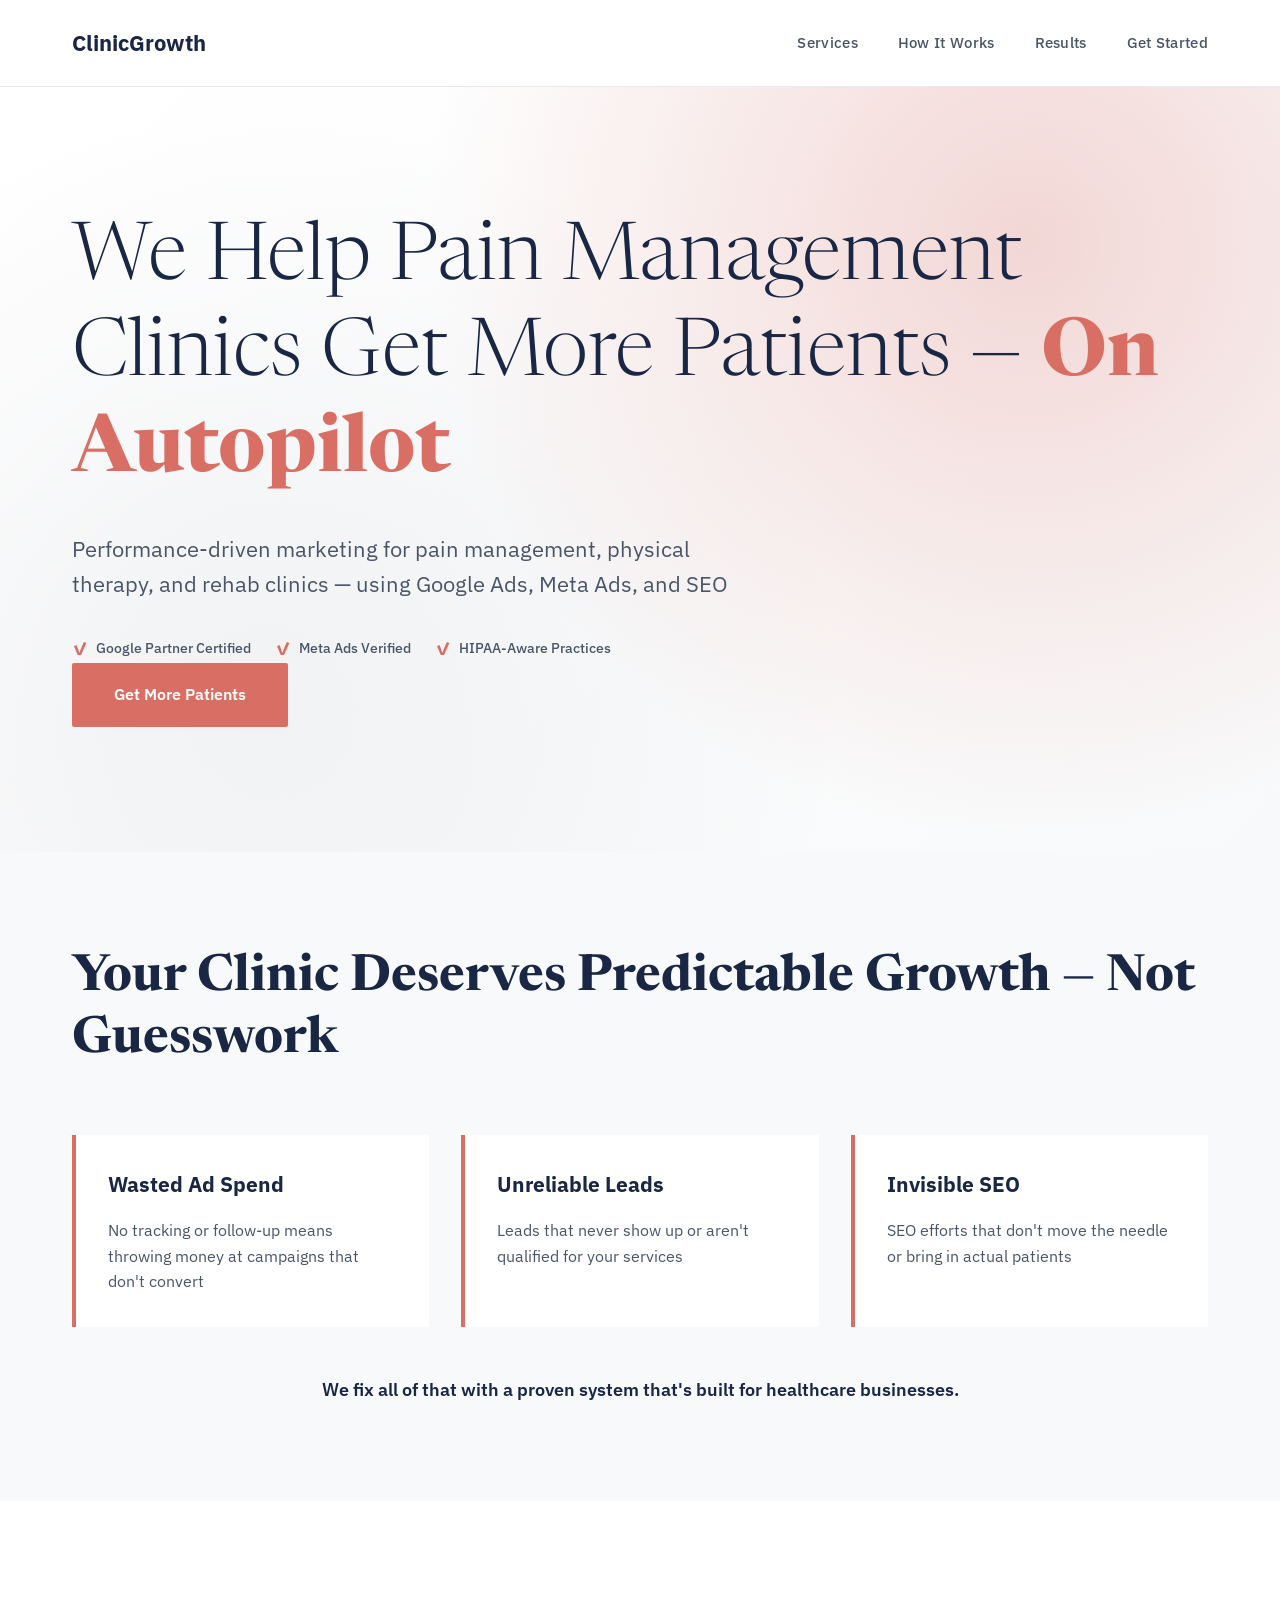
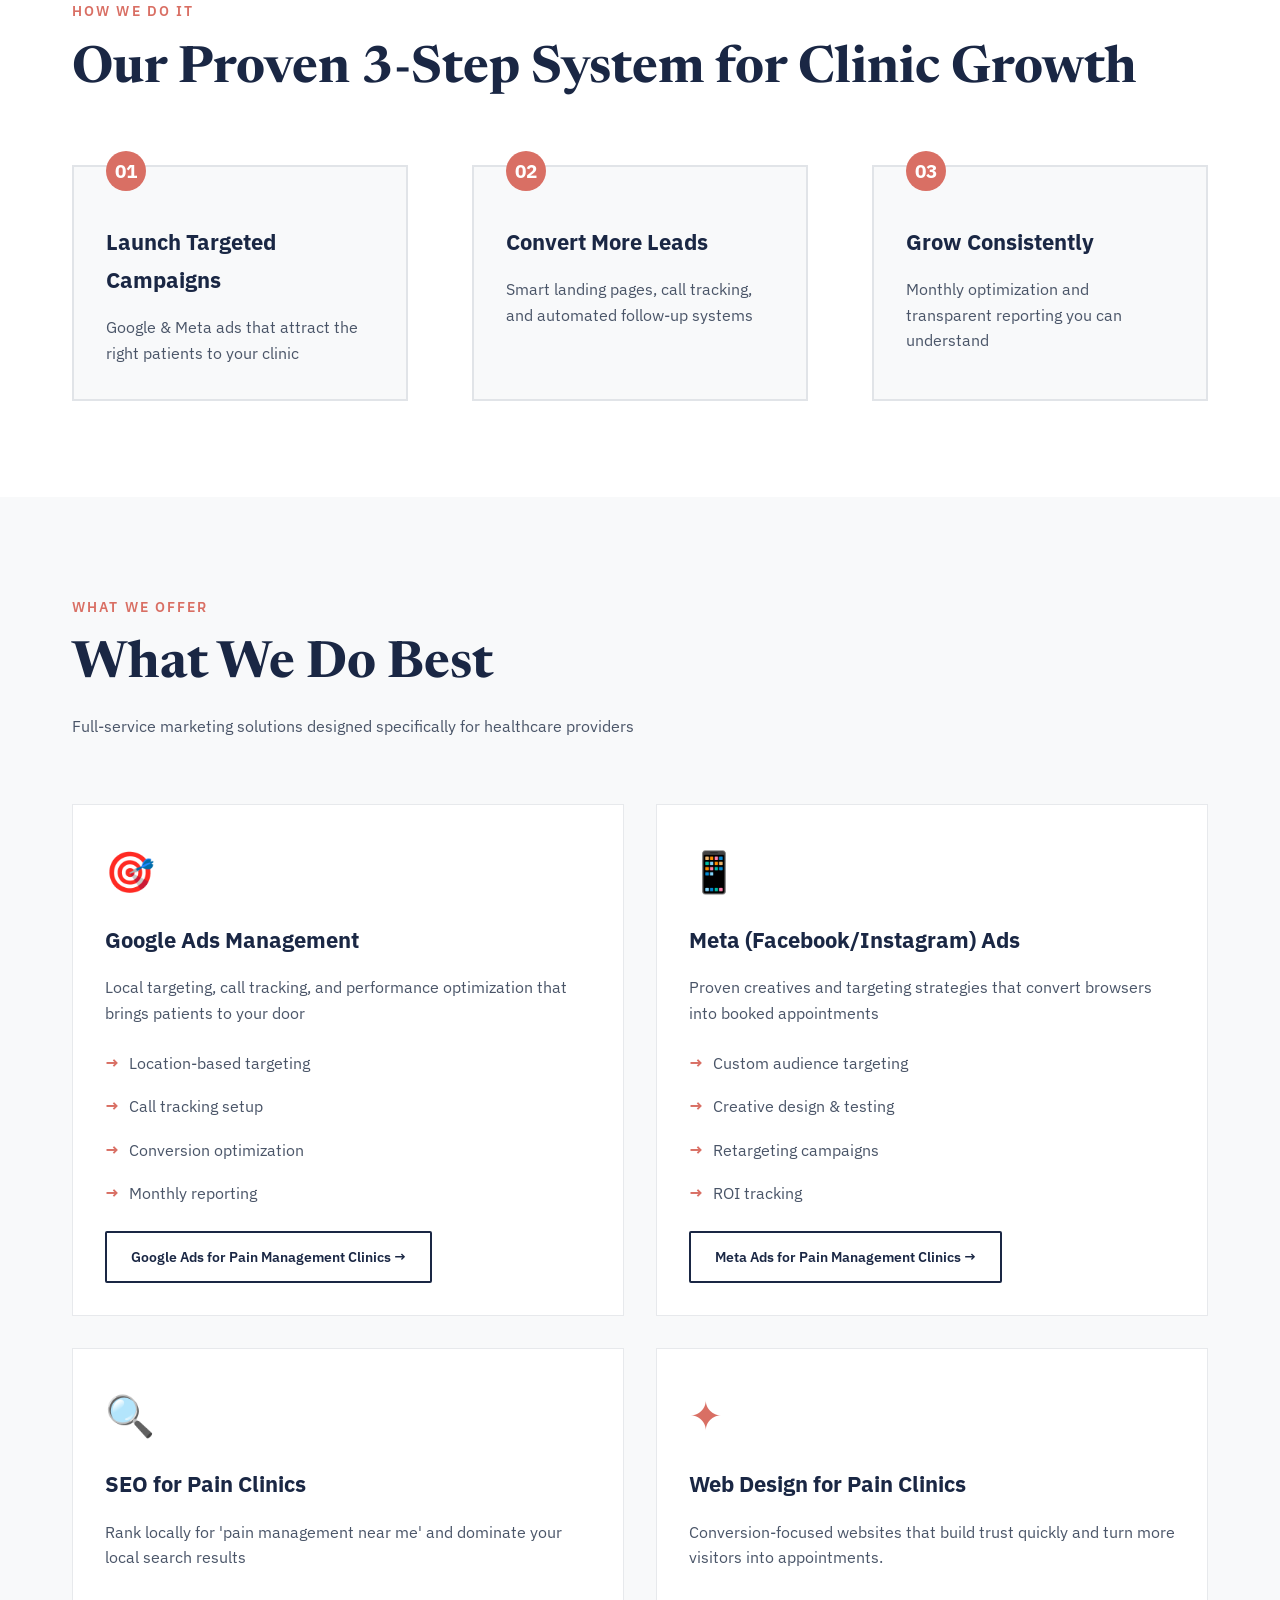
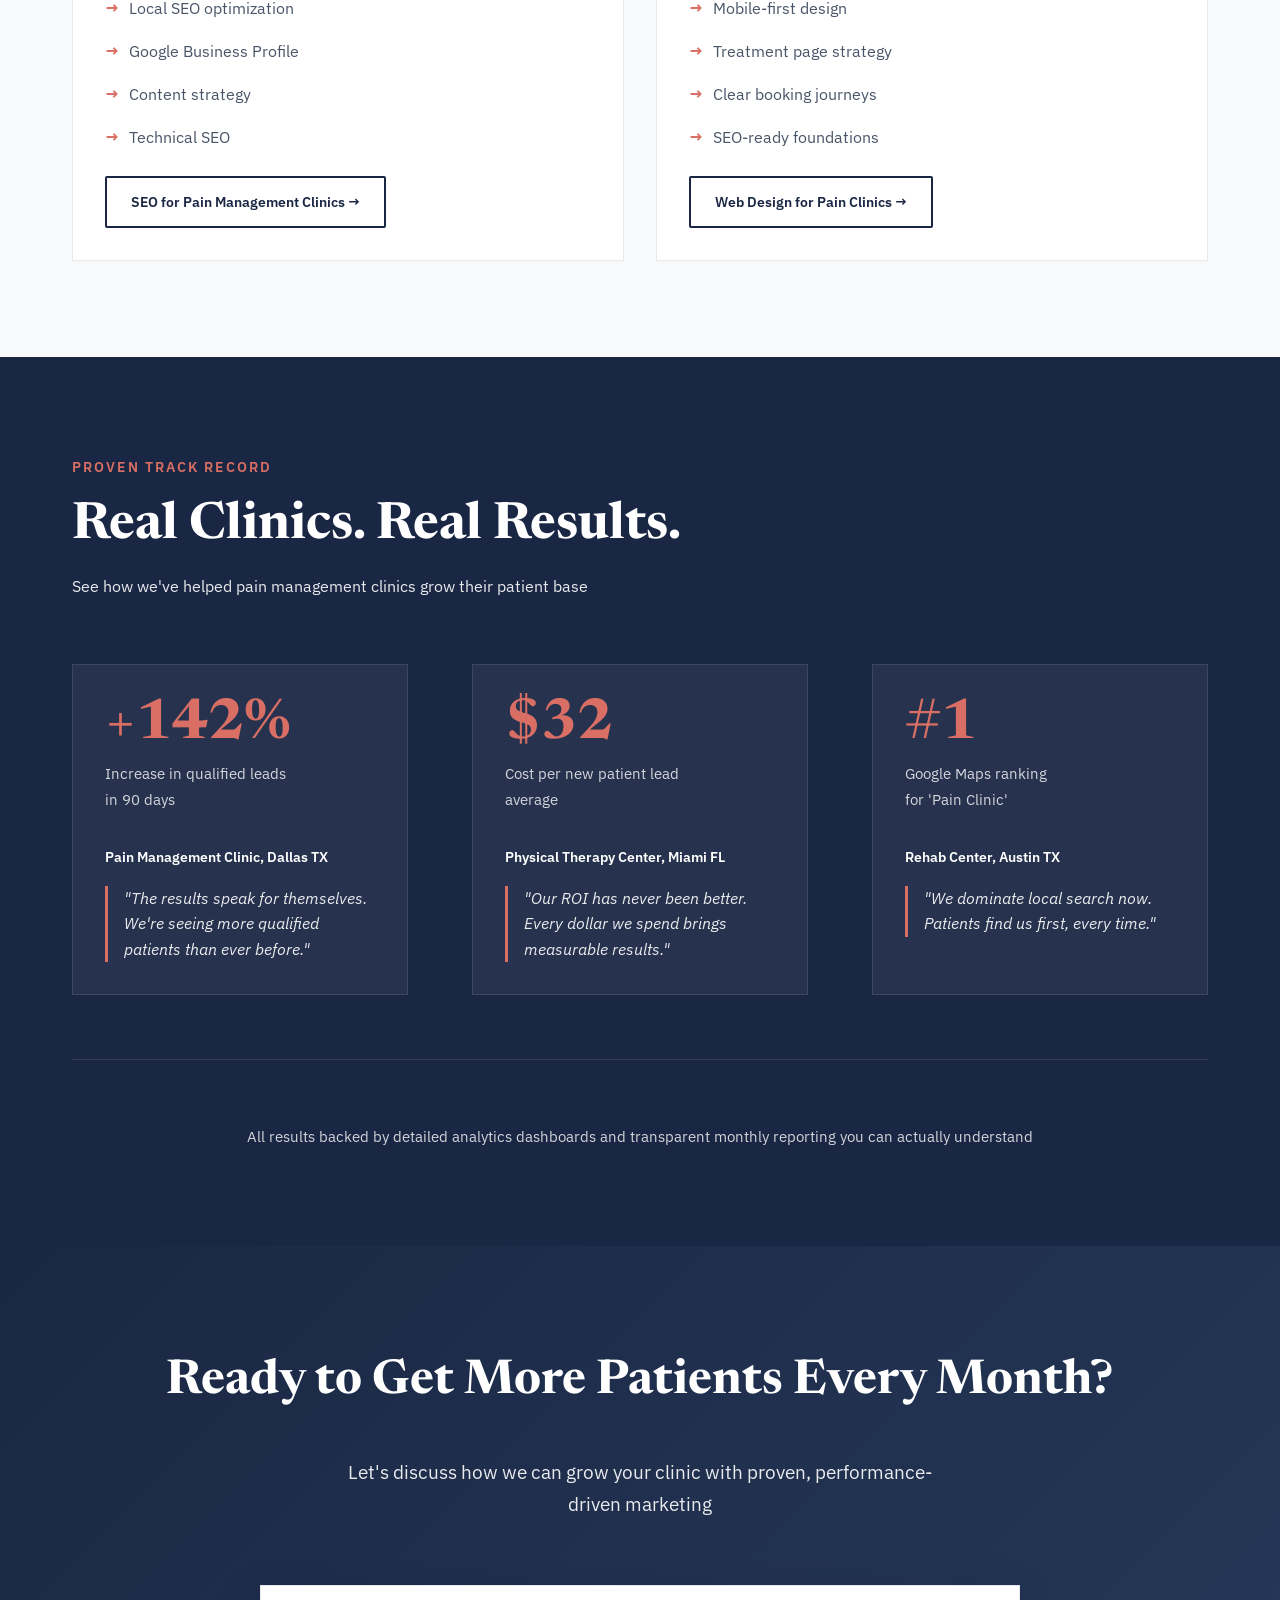
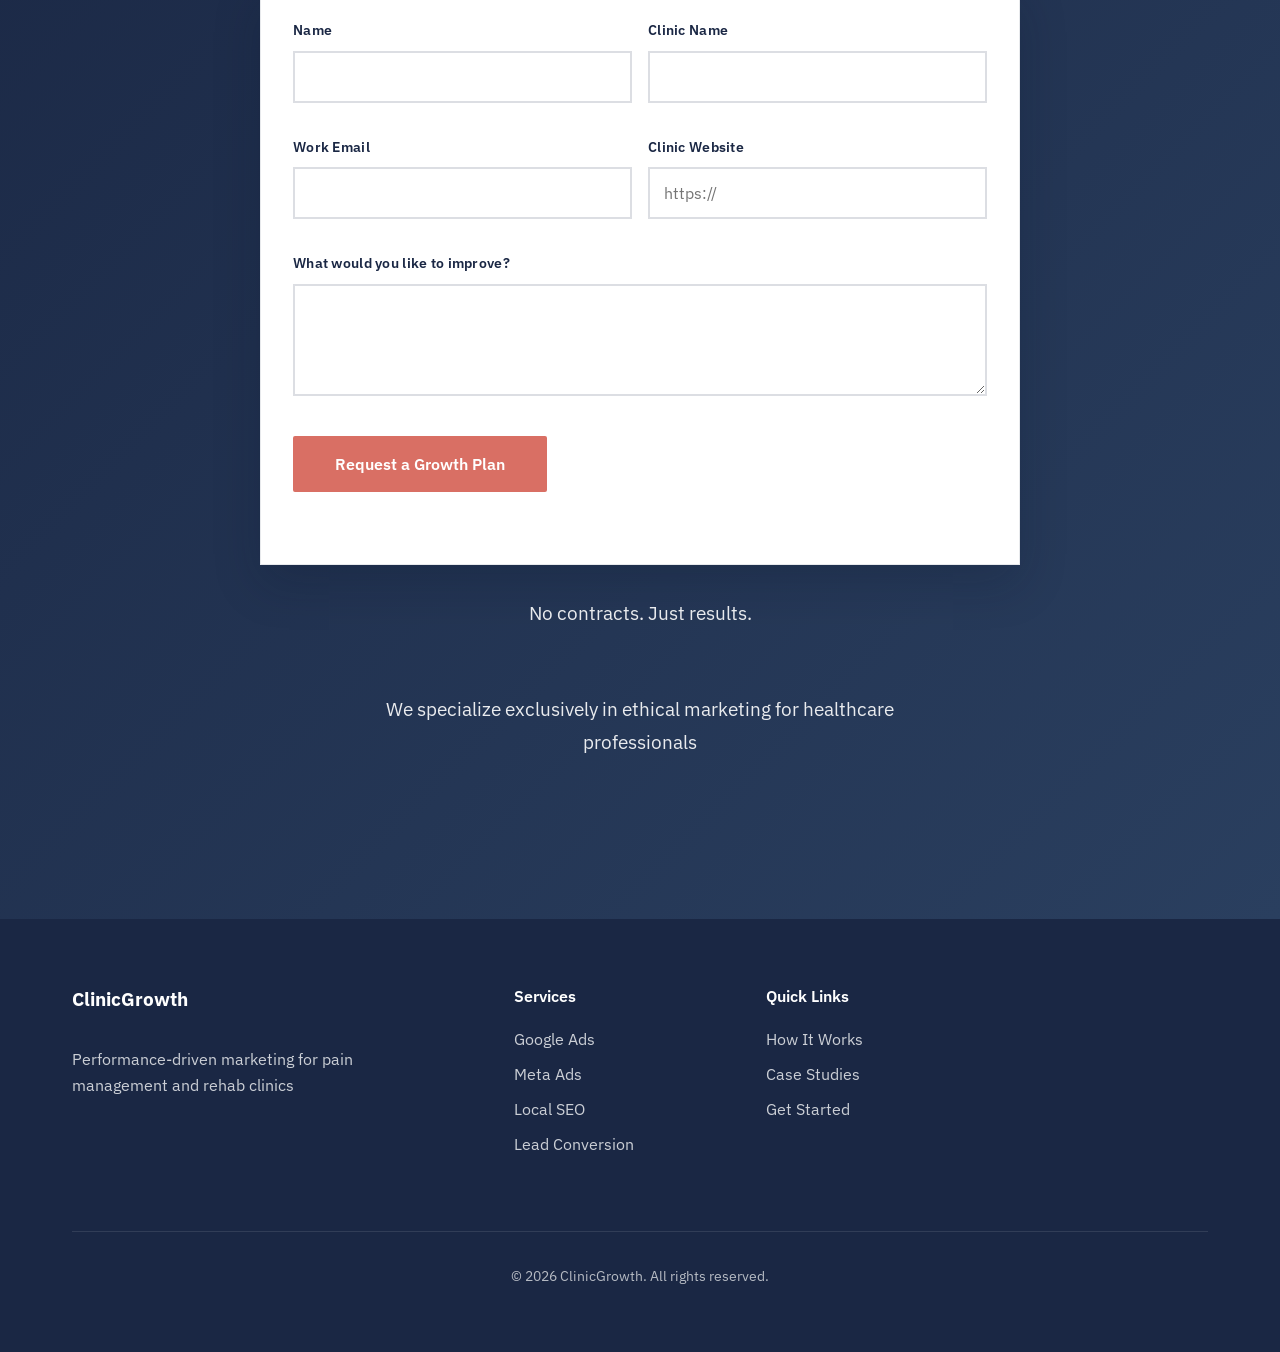
<file: index.html>
<!DOCTYPE html>
<html lang="en">
<head>
    <meta charset="UTF-8">
    <meta name="viewport" content="width=device-width, initial-scale=1.0">
    <meta name="description" content="Performance-driven marketing for pain management, physical therapy, and rehab clinics using Google Ads, Meta Ads, and SEO">
    <meta name="google-site-verification" content="nzJotP8Iy75wZalXohctuwgrLWikIMs5dF4Dg0LUVPI" />
    <title>Clinic Growth - Marketing for Pain Management Clinics</title>
    <link rel="canonical" href="https://yaboixanny.github.io/clinicgrowth-website/">
    <link rel="sitemap" type="application/xml" title="Sitemap" href="/clinicgrowth-website/sitemap.xml" />
    <link rel="preconnect" href="https://fonts.googleapis.com">
    <link rel="preconnect" href="https://fonts.gstatic.com" crossorigin>
    <link href="https://fonts.googleapis.com/css2?family=Newsreader:wght@200;400;700&family=IBM+Plex+Sans:wght@300;500;600;700&display=swap" rel="stylesheet">
    <link rel="stylesheet" href="styles.css">
    <script type="application/ld+json">
    {
      "@context": "https://schema.org",
      "@graph": [
        {
          "@type": "Organization",
          "@id": "https://yaboixanny.github.io/clinicgrowth-website/#organization",
          "name": "ClinicGrowth",
          "url": "https://yaboixanny.github.io/clinicgrowth-website/",
          "description": "Performance-driven marketing for pain management, physical therapy, and rehab clinics."
        },
        {
          "@type": "WebSite",
          "@id": "https://yaboixanny.github.io/clinicgrowth-website/#website",
          "url": "https://yaboixanny.github.io/clinicgrowth-website/",
          "name": "ClinicGrowth",
          "publisher": { "@id": "https://yaboixanny.github.io/clinicgrowth-website/#organization" }
        }
      ]
    }
    </script>
</head>
<body>
    <div class="grain-overlay"></div>

    <header>
        <nav>
            <div class="container">
                <div class="logo">
                    <span class="logo-text">ClinicGrowth</span>
                </div>
                <ul class="nav-menu">
                    <li><a href="#services">Services</a></li>
                    <li><a href="#process">How It Works</a></li>
                    <li><a href="#results">Results</a></li>
                    <li><a href="#contact">Get Started</a></li>
                </ul>
            </div>
        </nav>
    </header>

    <main>
        <!-- Hero Section -->
        <section id="home" class="hero">
            <div class="hero-background"></div>
            <div class="container">
                <div class="hero-content">
                    <h1 class="hero-title">
                        We Help Pain Management Clinics Get More Patients — <span class="title-emphasis">On Autopilot</span>
                    </h1>
                    <p class="hero-subtitle">Performance-driven marketing for pain management, physical therapy, and rehab clinics — using Google Ads, Meta Ads, and SEO</p>
                    <div class="badge-row">
                        <span class="badge">Google Partner Certified</span>
                        <span class="badge">Meta Ads Verified</span>
                        <span class="badge">HIPAA-Aware Practices</span>
                    </div>
                    <div class="hero-cta">
                        <a href="#contact" class="btn btn-primary">Get More Patients</a>
                    </div>
                </div>
            </div>
        </section>

        <!-- Problems Section -->
        <section class="problems-section">
            <div class="container">
                <div class="section-header">
                    <h2>Your Clinic Deserves Predictable Growth — Not Guesswork</h2>
                </div>
                <div class="problems-grid">
                    <div class="problem-card">
                        <h3>Wasted Ad Spend</h3>
                        <p>No tracking or follow-up means throwing money at campaigns that don't convert</p>
                    </div>
                    <div class="problem-card">
                        <h3>Unreliable Leads</h3>
                        <p>Leads that never show up or aren't qualified for your services</p>
                    </div>
                    <div class="problem-card">
                        <h3>Invisible SEO</h3>
                        <p>SEO efforts that don't move the needle or bring in actual patients</p>
                    </div>
                </div>
                <p style="text-align: center; margin-top: 3rem; font-size: 1.1rem; color: var(--color-navy); font-weight: 600;">We fix all of that with a proven system that's built for healthcare businesses.</p>
            </div>
        </section>

        <!-- Process Section -->
        <section id="process" class="process-section">
            <div class="container">
                <div class="section-header">
                    <span class="section-label">How We Do It</span>
                    <h2>Our Proven 3-Step System for Clinic Growth</h2>
                </div>
                <div class="process-grid">
                    <div class="process-step">
                        <div class="step-number">01</div>
                        <h3>Launch Targeted Campaigns</h3>
                        <p>Google & Meta ads that attract the right patients to your clinic</p>
                    </div>
                    <div class="process-step">
                        <div class="step-number">02</div>
                        <h3>Convert More Leads</h3>
                        <p>Smart landing pages, call tracking, and automated follow-up systems</p>
                    </div>
                    <div class="process-step">
                        <div class="step-number">03</div>
                        <h3>Grow Consistently</h3>
                        <p>Monthly optimization and transparent reporting you can understand</p>
                    </div>
                </div>
            </div>
        </section>

        <!-- Services Section -->
        <section id="services" class="services-section">
            <div class="container">
                <div class="section-header">
                    <span class="section-label">What We Offer</span>
                    <h2>What We Do Best</h2>
                    <p style="margin-top: 1rem; color: var(--color-dark-gray);">Full-service marketing solutions designed specifically for healthcare providers</p>
                </div>
                <div class="services-grid">
                    <div class="service-card">
                        <div class="service-icon">🎯</div>
                        <h3>Google Ads Management</h3>
                        <p>Local targeting, call tracking, and performance optimization that brings patients to your door</p>
                        <div class="service-features">
                            <ul>
                                <li>Location-based targeting</li>
                                <li>Call tracking setup</li>
                                <li>Conversion optimization</li>
                                <li>Monthly reporting</li>
                            </ul>
                        </div>
                        <a href="google-ads.html" class="btn btn-secondary" style="margin-top: 1rem; display: inline-block; padding: 0.75rem 1.5rem; font-size: 0.9rem;">Google Ads for Pain Management Clinics →</a>
                    </div>
                    <div class="service-card">
                        <div class="service-icon">📱</div>
                        <h3>Meta (Facebook/Instagram) Ads</h3>
                        <p>Proven creatives and targeting strategies that convert browsers into booked appointments</p>
                        <div class="service-features">
                            <ul>
                                <li>Custom audience targeting</li>
                                <li>Creative design & testing</li>
                                <li>Retargeting campaigns</li>
                                <li>ROI tracking</li>
                            </ul>
                        </div>
                        <a href="meta-ads.html" class="btn btn-secondary" style="margin-top: 1rem; display: inline-block; padding: 0.75rem 1.5rem; font-size: 0.9rem;">Meta Ads for Pain Management Clinics →</a>
                    </div>
                    <div class="service-card">
                        <div class="service-icon">🔍</div>
                        <h3>SEO for Pain Clinics</h3>
                        <p>Rank locally for 'pain management near me' and dominate your local search results</p>
                        <div class="service-features">
                            <ul>
                                <li>Local SEO optimization</li>
                                <li>Google Business Profile</li>
                                <li>Content strategy</li>
                                <li>Technical SEO</li>
                            </ul>
                        </div>
                        <a href="seo.html" class="btn btn-secondary" style="margin-top: 1rem; display: inline-block; padding: 0.75rem 1.5rem; font-size: 0.9rem;">SEO for Pain Management Clinics →</a>
                    </div>
                    <div class="service-card">
                        <div class="service-icon">✦</div>
                        <h3>Web Design for Pain Clinics</h3>
                        <p>Conversion-focused websites that build trust quickly and turn more visitors into appointments.</p>
                        <div class="service-features">
                            <ul>
                                <li>Mobile-first design</li>
                                <li>Treatment page strategy</li>
                                <li>Clear booking journeys</li>
                                <li>SEO-ready foundations</li>
                            </ul>
                        </div>
                        <a href="website-cro.html" class="btn btn-secondary" style="margin-top: 1rem; display: inline-block; padding: 0.75rem 1.5rem; font-size: 0.9rem;">Web Design for Pain Clinics →</a>
                    </div>
                </div>
            </div>
        </section>

        <!-- Results Section -->
        <section id="results" class="results-section">
            <div class="container">
                <div class="section-header">
                    <span class="section-label">Proven Track Record</span>
                    <h2>Real Clinics. Real Results.</h2>
                    <p style="margin-top: 1rem; color: rgba(255, 255, 255, 0.9);">See how we've helped pain management clinics grow their patient base</p>
                </div>
                <div class="results-grid">
                    <div class="result-card">
                        <div class="result-stat">+142%</div>
                        <div class="result-label">Increase in qualified leads<br>in 90 days</div>
                        <div class="result-location">Pain Management Clinic, Dallas TX</div>
                        <p class="result-testimonial">"The results speak for themselves. We're seeing more qualified patients than ever before."</p>
                    </div>
                    <div class="result-card">
                        <div class="result-stat">$32</div>
                        <div class="result-label">Cost per new patient lead<br>average</div>
                        <div class="result-location">Physical Therapy Center, Miami FL</div>
                        <p class="result-testimonial">"Our ROI has never been better. Every dollar we spend brings measurable results."</p>
                    </div>
                    <div class="result-card">
                        <div class="result-stat">#1</div>
                        <div class="result-label">Google Maps ranking<br>for 'Pain Clinic'</div>
                        <div class="result-location">Rehab Center, Austin TX</div>
                        <p class="result-testimonial">"We dominate local search now. Patients find us first, every time."</p>
                    </div>
                </div>
                <div class="results-footer">
                    All results backed by detailed analytics dashboards and transparent monthly reporting you can actually understand
                </div>
            </div>
        </section>

        <!-- CTA Section -->
        <section id="contact" class="cta-section">
            <div class="container">
                <h2>Ready to Get More Patients Every Month?</h2>
                <p>Let's discuss how we can grow your clinic with proven, performance-driven marketing</p>
                <div class="contact-form cta-form">
                    <form data-form-pending>
                        <div class="form-row">
                            <div class="form-group">
                                <label for="name">Name</label>
                                <input id="name" name="name" type="text" autocomplete="name" required>
                            </div>
                            <div class="form-group">
                                <label for="clinic">Clinic Name</label>
                                <input id="clinic" name="clinic" type="text" autocomplete="organization" required>
                            </div>
                        </div>
                        <div class="form-row">
                            <div class="form-group">
                                <label for="email">Work Email</label>
                                <input id="email" name="email" type="email" autocomplete="email" required>
                            </div>
                            <div class="form-group">
                                <label for="website">Clinic Website</label>
                                <input id="website" name="website" type="url" autocomplete="url" placeholder="https://">
                            </div>
                        </div>
                        <div class="form-group">
                            <label for="message">What would you like to improve?</label>
                            <textarea id="message" name="message" rows="4" required></textarea>
                        </div>
                        <button type="submit" class="btn btn-primary">Request a Growth Plan</button>
                        <p class="form-status" aria-live="polite"></p>
                    </form>
                </div>
                <p class="cta-tagline">No contracts. Just results.</p>
                <p class="cta-tagline">We specialize exclusively in ethical marketing for healthcare professionals</p>
            </div>
        </section>
    </main>

    <footer>
        <div class="container">
            <div class="footer-content">
                <div class="footer-about">
                    <div class="footer-brand">
                        <span>ClinicGrowth</span>
                    </div>
                    <p>Performance-driven marketing for pain management and rehab clinics</p>
                </div>

                <div class="footer-section">
                    <h4>Services</h4>
                    <ul>
                        <li><a href="#services">Google Ads</a></li>
                        <li><a href="#services">Meta Ads</a></li>
                        <li><a href="#services">Local SEO</a></li>
                        <li><a href="#services">Lead Conversion</a></li>
                    </ul>
                </div>

                <div class="footer-section">
                    <h4>Quick Links</h4>
                    <ul>
                        <li><a href="#process">How It Works</a></li>
                        <li><a href="#results">Case Studies</a></li>
                        <li><a href="#contact">Get Started</a></li>
                    </ul>
                </div>

            </div>

            <div class="footer-bottom">
                <p class="footer-text">&copy; 2026 ClinicGrowth. All rights reserved.</p>
            </div>
        </div>
    </footer>

    <script src="script.js"></script>
</body>
</html>
</file>
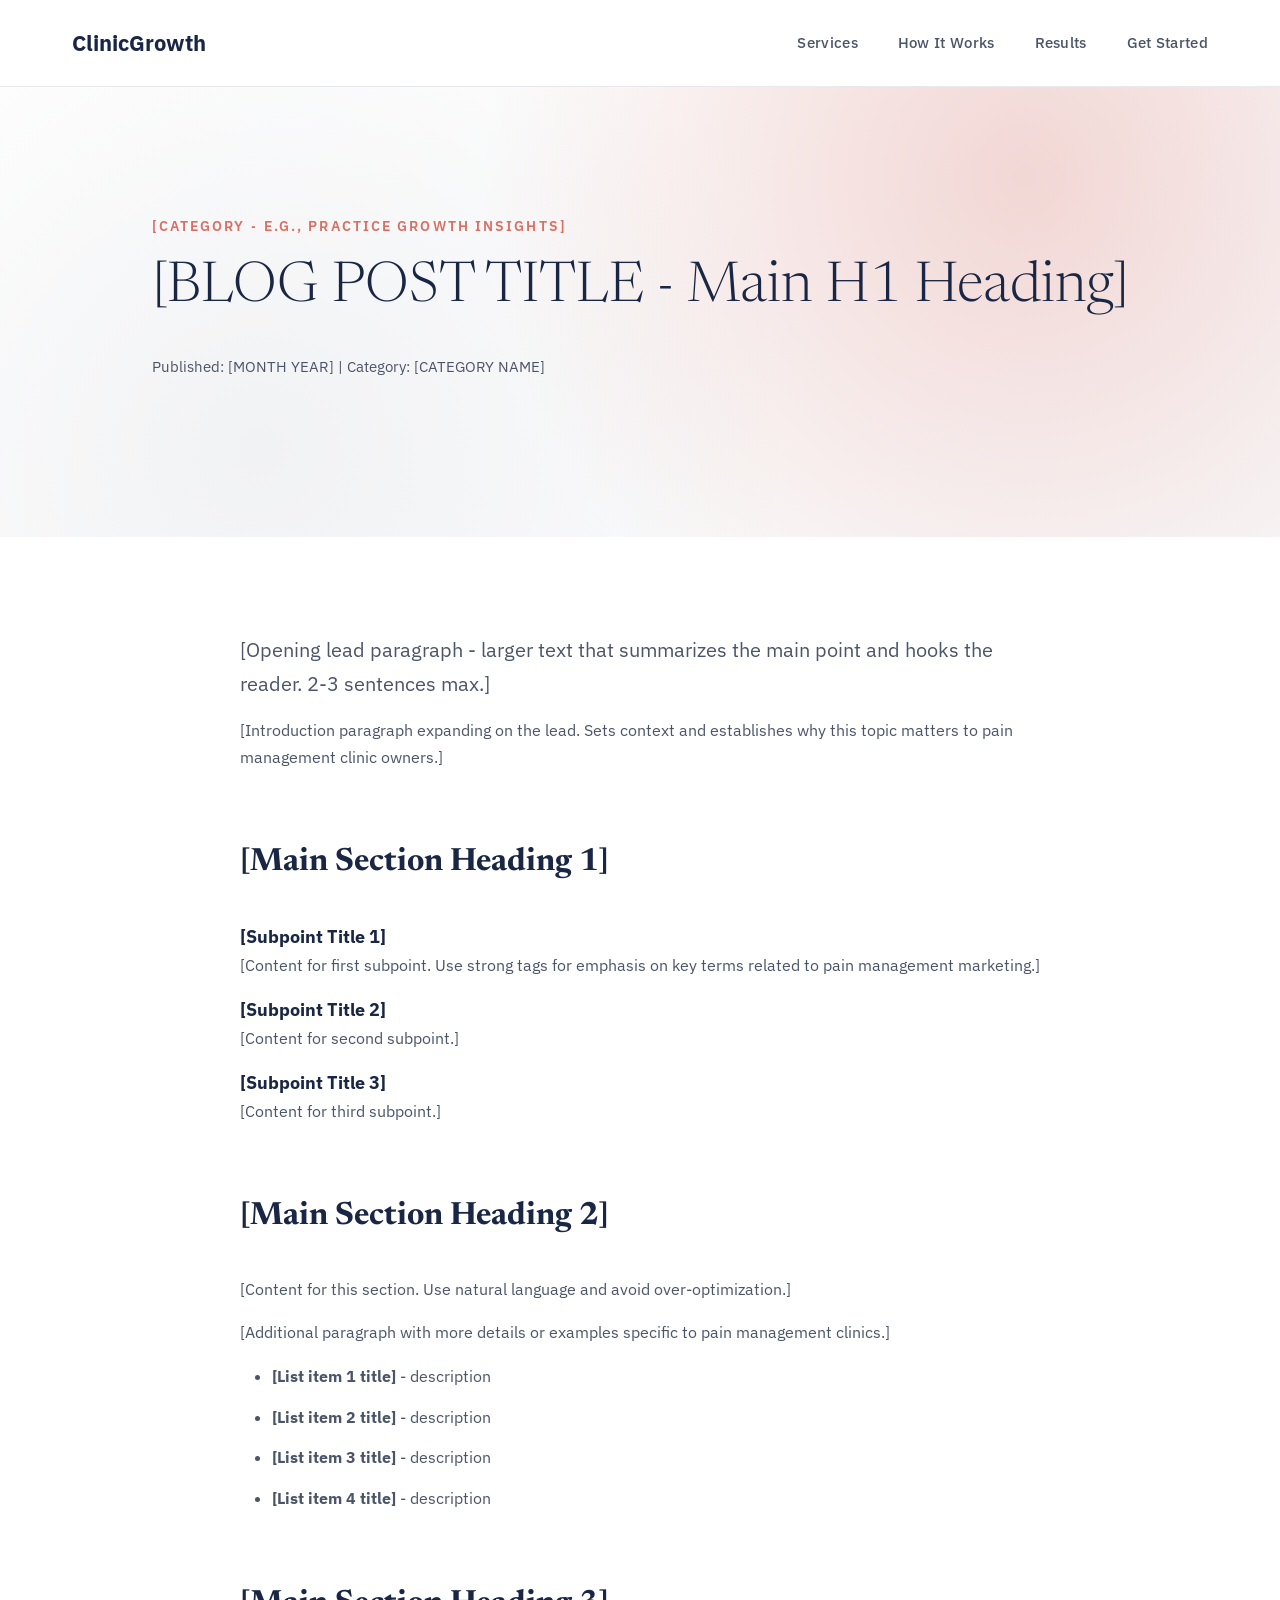
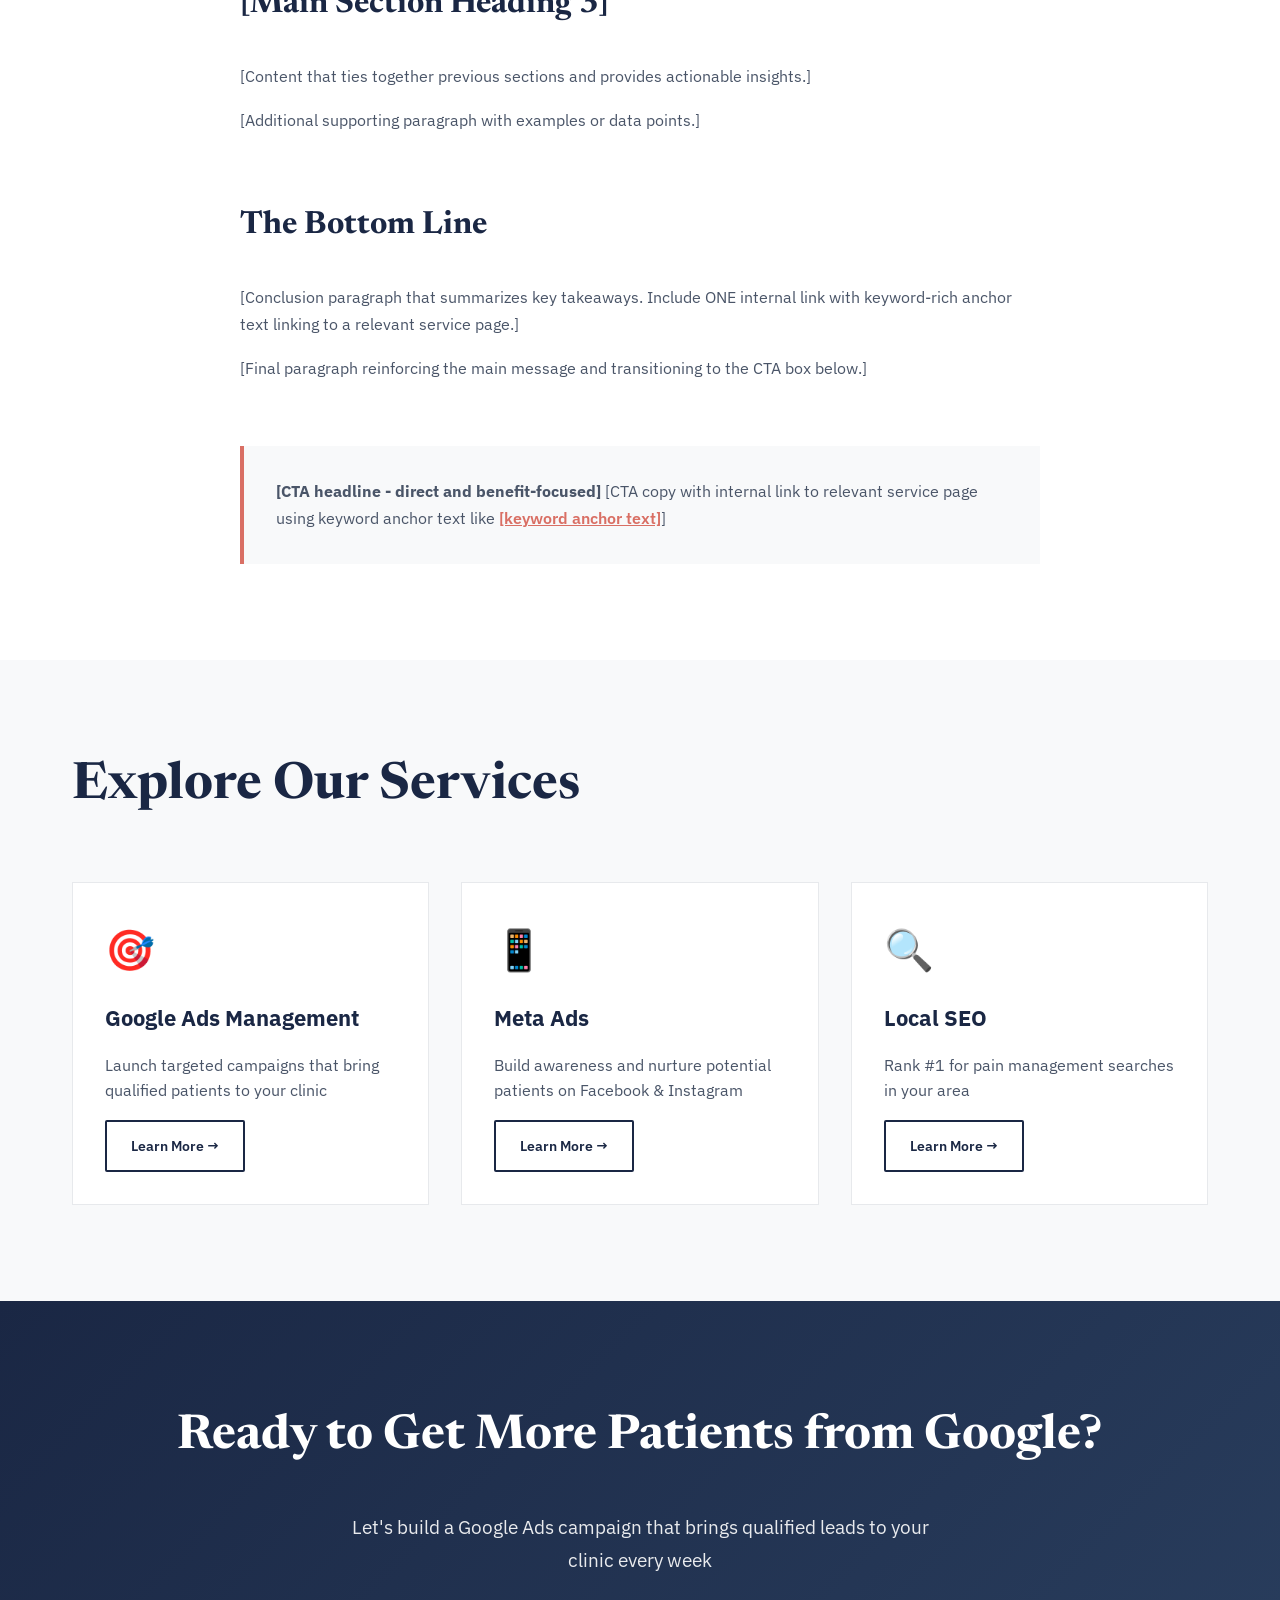
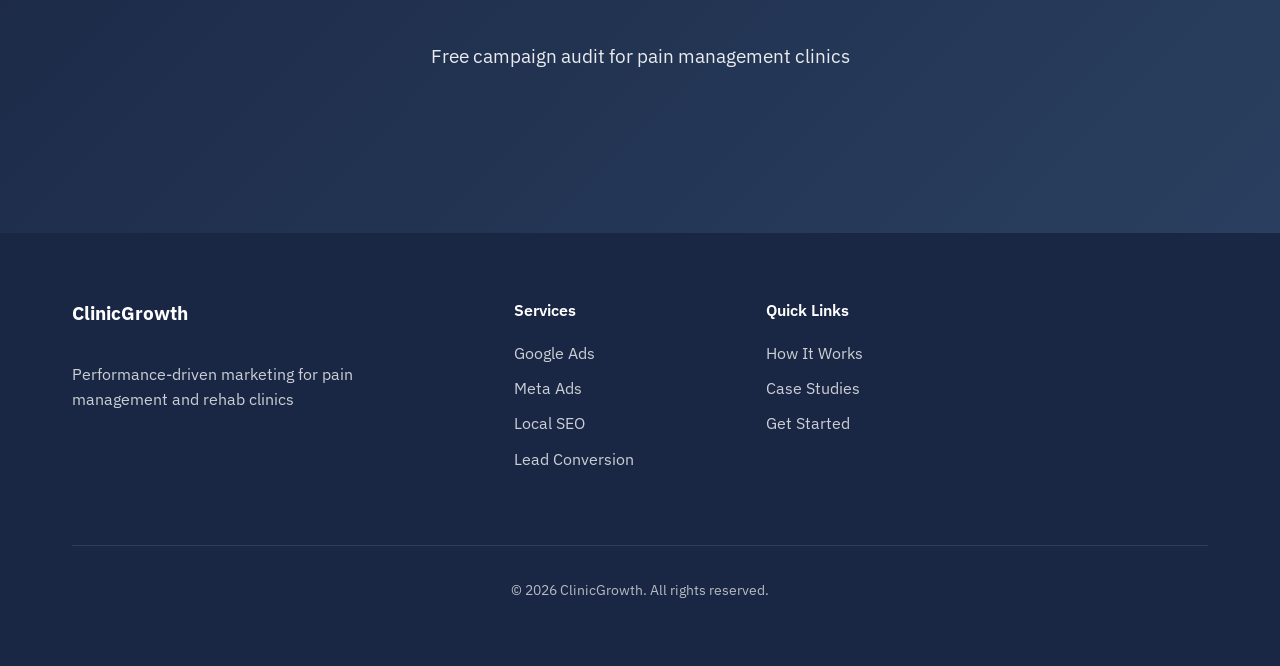
<file: blog-post-template.html>
<!DOCTYPE html>
<html lang="en">
<head>
    <meta charset="UTF-8">
    <meta name="viewport" content="width=device-width, initial-scale=1.0">
    <meta name="description" content="[META DESCRIPTION - 150-160 characters describing the blog post content]">
    <meta name="robots" content="noindex, follow">
    <title>[BLOG POST TITLE] | ClinicGrowth</title>
    <link rel="preconnect" href="https://fonts.googleapis.com">
    <link rel="preconnect" href="https://fonts.gstatic.com" crossorigin>
    <link href="https://fonts.googleapis.com/css2?family=Newsreader:wght@200;400;700&family=IBM+Plex+Sans:wght@300;500;600;700&display=swap" rel="stylesheet">
    <link rel="stylesheet" href="styles.css">
    <style>
        /* Blog-specific styles */
        .blog-meta {
            color: var(--color-dark-gray);
            font-size: 0.95rem;
            margin-bottom: var(--spacing-md);
        }
        .blog-content {
            max-width: 800px;
            margin: 0 auto;
        }
    </style>
</head>
<body>
    <div class="grain-overlay"></div>

    <header>
        <nav>
            <div class="container">
                <div class="logo">
                    <a href="index.html" style="text-decoration: none; color: inherit;">
                        <span class="logo-text">ClinicGrowth</span>
                    </a>
                </div>
                <ul class="nav-menu">
                    <li><a href="index.html#services">Services</a></li>
                    <li><a href="index.html#process">How It Works</a></li>
                    <li><a href="index.html#results">Results</a></li>
                    <li><a href="index.html#contact">Get Started</a></li>
                </ul>
            </div>
        </nav>
    </header>

    <main>
        <!-- Hero Section -->
        <section class="hero" style="min-height: 50vh;">
            <div class="hero-background"></div>
            <div class="container">
                <div class="hero-content">
                    <span class="section-label">[CATEGORY - e.g., Practice Growth Insights]</span>
                    <h1 class="hero-title" style="font-size: clamp(2rem, 5vw, 3.5rem);">
                        [BLOG POST TITLE - Main H1 Heading]
                    </h1>
                    <div class="blog-meta">
                        Published: [MONTH YEAR] | Category: [CATEGORY NAME]
                    </div>
                </div>
            </div>
        </section>

        <!-- Blog Content Section -->
        <section class="about-section" style="background-color: var(--color-white);">
            <div class="container">
                <div class="blog-content">
                    <div class="about-text">
                        <!-- LEAD PARAGRAPH -->
                        <p class="lead">[Opening lead paragraph - larger text that summarizes the main point and hooks the reader. 2-3 sentences max.]</p>

                        <!-- INTRODUCTION -->
                        <p>[Introduction paragraph expanding on the lead. Sets context and establishes why this topic matters to pain management clinic owners.]</p>

                        <!-- MAIN SECTION 1 -->
                        <h2 style="font-family: var(--font-display); font-size: 2rem; font-weight: 700; color: var(--color-navy); margin-top: var(--spacing-lg); margin-bottom: var(--spacing-md);">[Main Section Heading 1]</h2>

                        <p><strong style="color: var(--color-navy); font-size: 1.1rem;">[Subpoint Title 1]</strong><br>
                        [Content for first subpoint. Use strong tags for emphasis on key terms related to pain management marketing.]</p>

                        <p><strong style="color: var(--color-navy); font-size: 1.1rem;">[Subpoint Title 2]</strong><br>
                        [Content for second subpoint.]</p>

                        <p><strong style="color: var(--color-navy); font-size: 1.1rem;">[Subpoint Title 3]</strong><br>
                        [Content for third subpoint.]</p>

                        <!-- MAIN SECTION 2 -->
                        <h2 style="font-family: var(--font-display); font-size: 2rem; font-weight: 700; color: var(--color-navy); margin-top: var(--spacing-lg); margin-bottom: var(--spacing-md);">[Main Section Heading 2]</h2>

                        <p>[Content for this section. Use natural language and avoid over-optimization.]</p>

                        <p>[Additional paragraph with more details or examples specific to pain management clinics.]</p>

                        <!-- OPTIONAL: BULLETED LIST -->
                        <ul style="margin-left: 2rem; margin-top: var(--spacing-sm); margin-bottom: var(--spacing-md); line-height: 1.8;">
                            <li style="margin-bottom: 0.75rem;"><strong>[List item 1 title]</strong> - description</li>
                            <li style="margin-bottom: 0.75rem;"><strong>[List item 2 title]</strong> - description</li>
                            <li style="margin-bottom: 0.75rem;"><strong>[List item 3 title]</strong> - description</li>
                            <li style="margin-bottom: 0.75rem;"><strong>[List item 4 title]</strong> - description</li>
                        </ul>

                        <!-- MAIN SECTION 3 -->
                        <h2 style="font-family: var(--font-display); font-size: 2rem; font-weight: 700; color: var(--color-navy); margin-top: var(--spacing-lg); margin-bottom: var(--spacing-md);">[Main Section Heading 3]</h2>

                        <p>[Content that ties together previous sections and provides actionable insights.]</p>

                        <p>[Additional supporting paragraph with examples or data points.]</p>

                        <!-- CONCLUSION SECTION -->
                        <h2 style="font-family: var(--font-display); font-size: 2rem; font-weight: 700; color: var(--color-navy); margin-top: var(--spacing-lg); margin-bottom: var(--spacing-md);">The Bottom Line</h2>

                        <p>[Conclusion paragraph that summarizes key takeaways. Include ONE internal link with keyword-rich anchor text linking to a relevant service page.]</p>

                        <p>[Final paragraph reinforcing the main message and transitioning to the CTA box below.]</p>

                        <!-- CTA BOX -->
                        <div style="margin-top: var(--spacing-lg); padding: var(--spacing-md); background-color: var(--color-light-gray); border-left: 4px solid var(--color-coral);">
                            <p style="margin: 0;"><strong>[CTA headline - direct and benefit-focused]</strong> [CTA copy with internal link to relevant service page using keyword anchor text like <a href="[SERVICE-PAGE].html" style="color: var(--color-coral); font-weight: 600; text-decoration: underline;">[keyword anchor text]</a>]</p>
                        </div>
                    </div>
                </div>
            </div>
        </section>

        <!-- Related Content Section -->
        <section class="services-section">
            <div class="container">
                <div class="section-header">
                    <h2>Explore Our Services</h2>
                </div>
                <div class="services-grid" style="grid-template-columns: repeat(auto-fit, minmax(280px, 1fr));">
                    <div class="service-card">
                        <div class="service-icon">🎯</div>
                        <h3>Google Ads Management</h3>
                        <p>Launch targeted campaigns that bring qualified patients to your clinic</p>
                        <a href="google-ads.html" class="btn btn-secondary" style="margin-top: 1rem; display: inline-block; padding: 0.75rem 1.5rem; font-size: 0.9rem;">Learn More →</a>
                    </div>
                    <div class="service-card">
                        <div class="service-icon">📱</div>
                        <h3>Meta Ads</h3>
                        <p>Build awareness and nurture potential patients on Facebook & Instagram</p>
                        <a href="meta-ads.html" class="btn btn-secondary" style="margin-top: 1rem; display: inline-block; padding: 0.75rem 1.5rem; font-size: 0.9rem;">Learn More →</a>
                    </div>
                    <div class="service-card">
                        <div class="service-icon">🔍</div>
                        <h3>Local SEO</h3>
                        <p>Rank #1 for pain management searches in your area</p>
                        <a href="seo.html" class="btn btn-secondary" style="margin-top: 1rem; display: inline-block; padding: 0.75rem 1.5rem; font-size: 0.9rem;">Learn More →</a>
                    </div>
                </div>
            </div>
        </section>

        <!-- CTA Section -->
        <section class="cta-section">
            <div class="container">
                <h2>Ready to Get More Patients from Google?</h2>
                <p>Let's build a Google Ads campaign that brings qualified leads to your clinic every week</p>
                <p class="cta-tagline">Free campaign audit for pain management clinics</p>
            </div>
        </section>
    </main>

    <footer>
        <div class="container">
            <div class="footer-content">
                <div class="footer-about">
                    <div class="footer-brand">
                        <span>ClinicGrowth</span>
                    </div>
                    <p>Performance-driven marketing for pain management and rehab clinics</p>
                </div>

                <div class="footer-section">
                    <h4>Services</h4>
                    <ul>
                        <li><a href="google-ads.html">Google Ads</a></li>
                        <li><a href="meta-ads.html">Meta Ads</a></li>
                        <li><a href="seo.html">Local SEO</a></li>
                        <li><a href="index.html#services">Lead Conversion</a></li>
                    </ul>
                </div>

                <div class="footer-section">
                    <h4>Quick Links</h4>
                    <ul>
                        <li><a href="index.html#process">How It Works</a></li>
                        <li><a href="index.html#results">Case Studies</a></li>
                        <li><a href="index.html#contact">Get Started</a></li>
                    </ul>
                </div>

            </div>

            <div class="footer-bottom">
                <p class="footer-text">&copy; 2026 ClinicGrowth. All rights reserved.</p>
            </div>
        </div>
    </footer>

    <script src="script.js"></script>
</body>
</html>
</file>
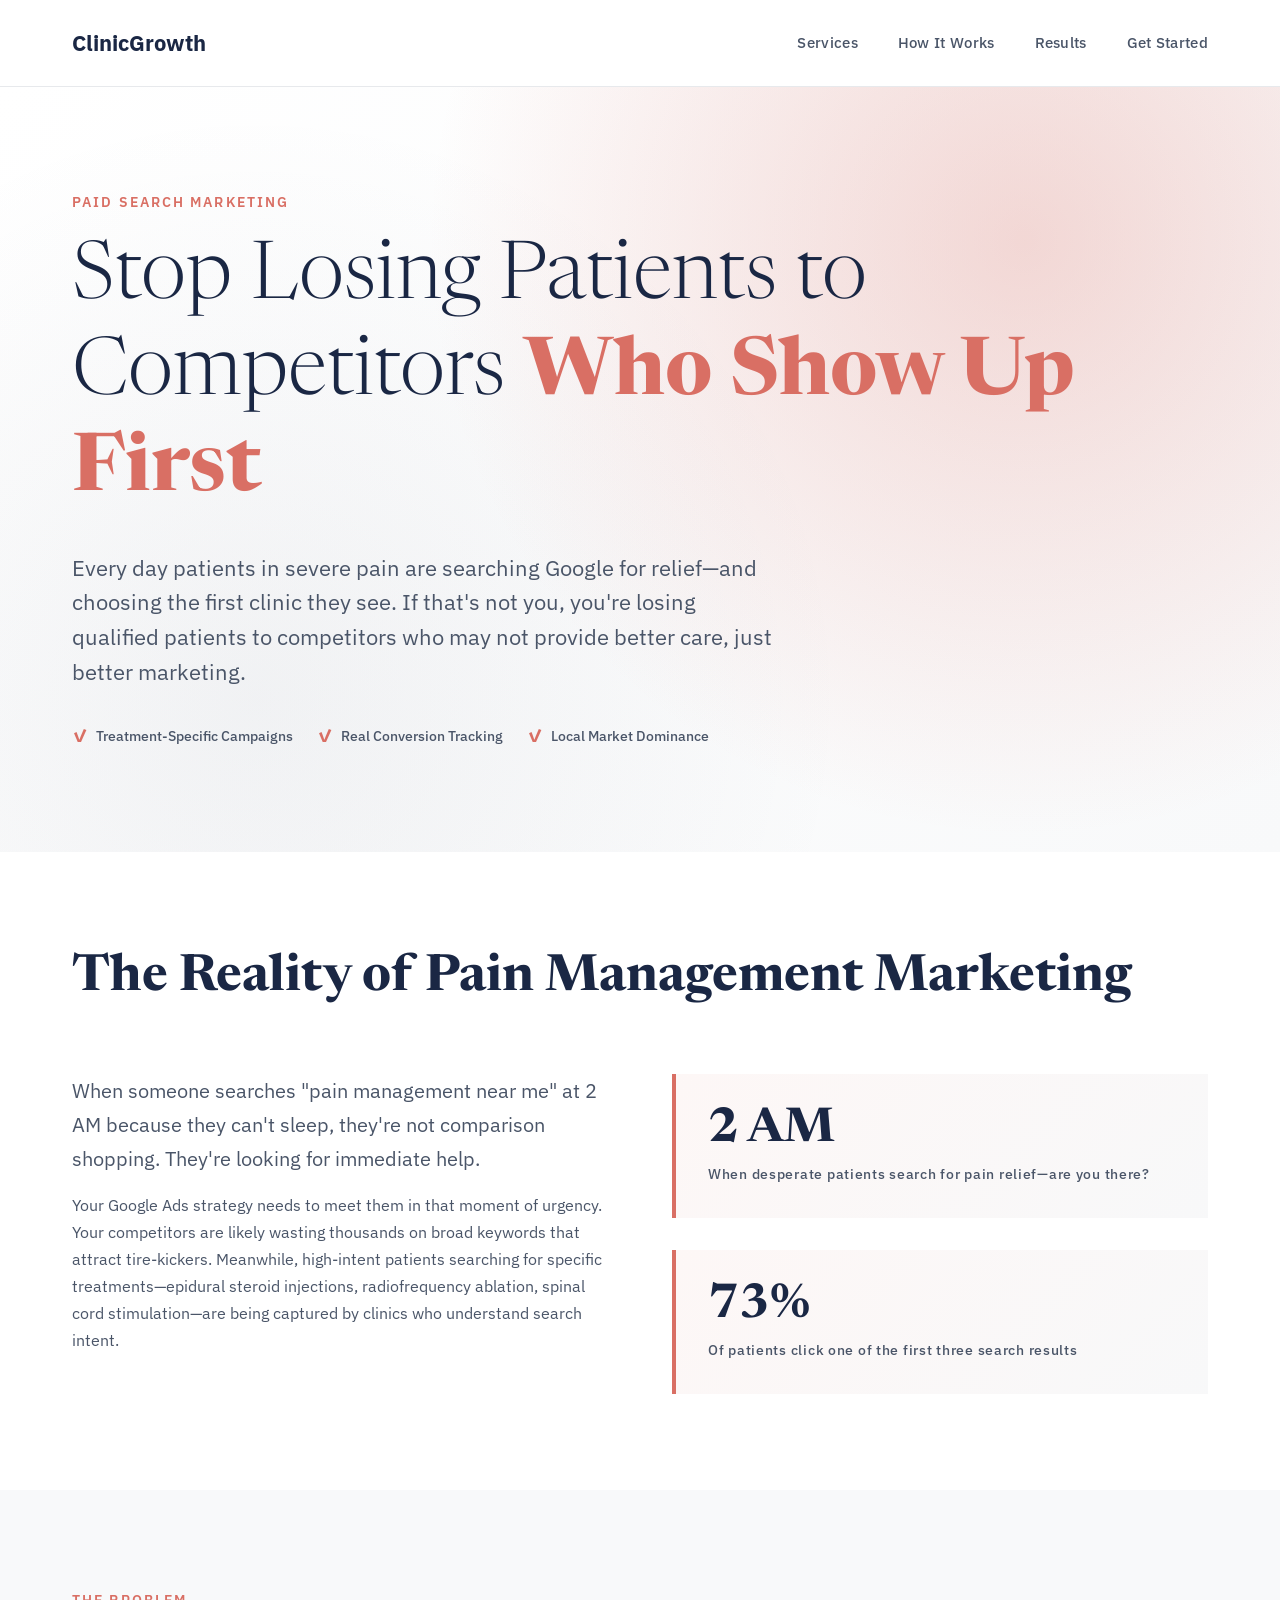
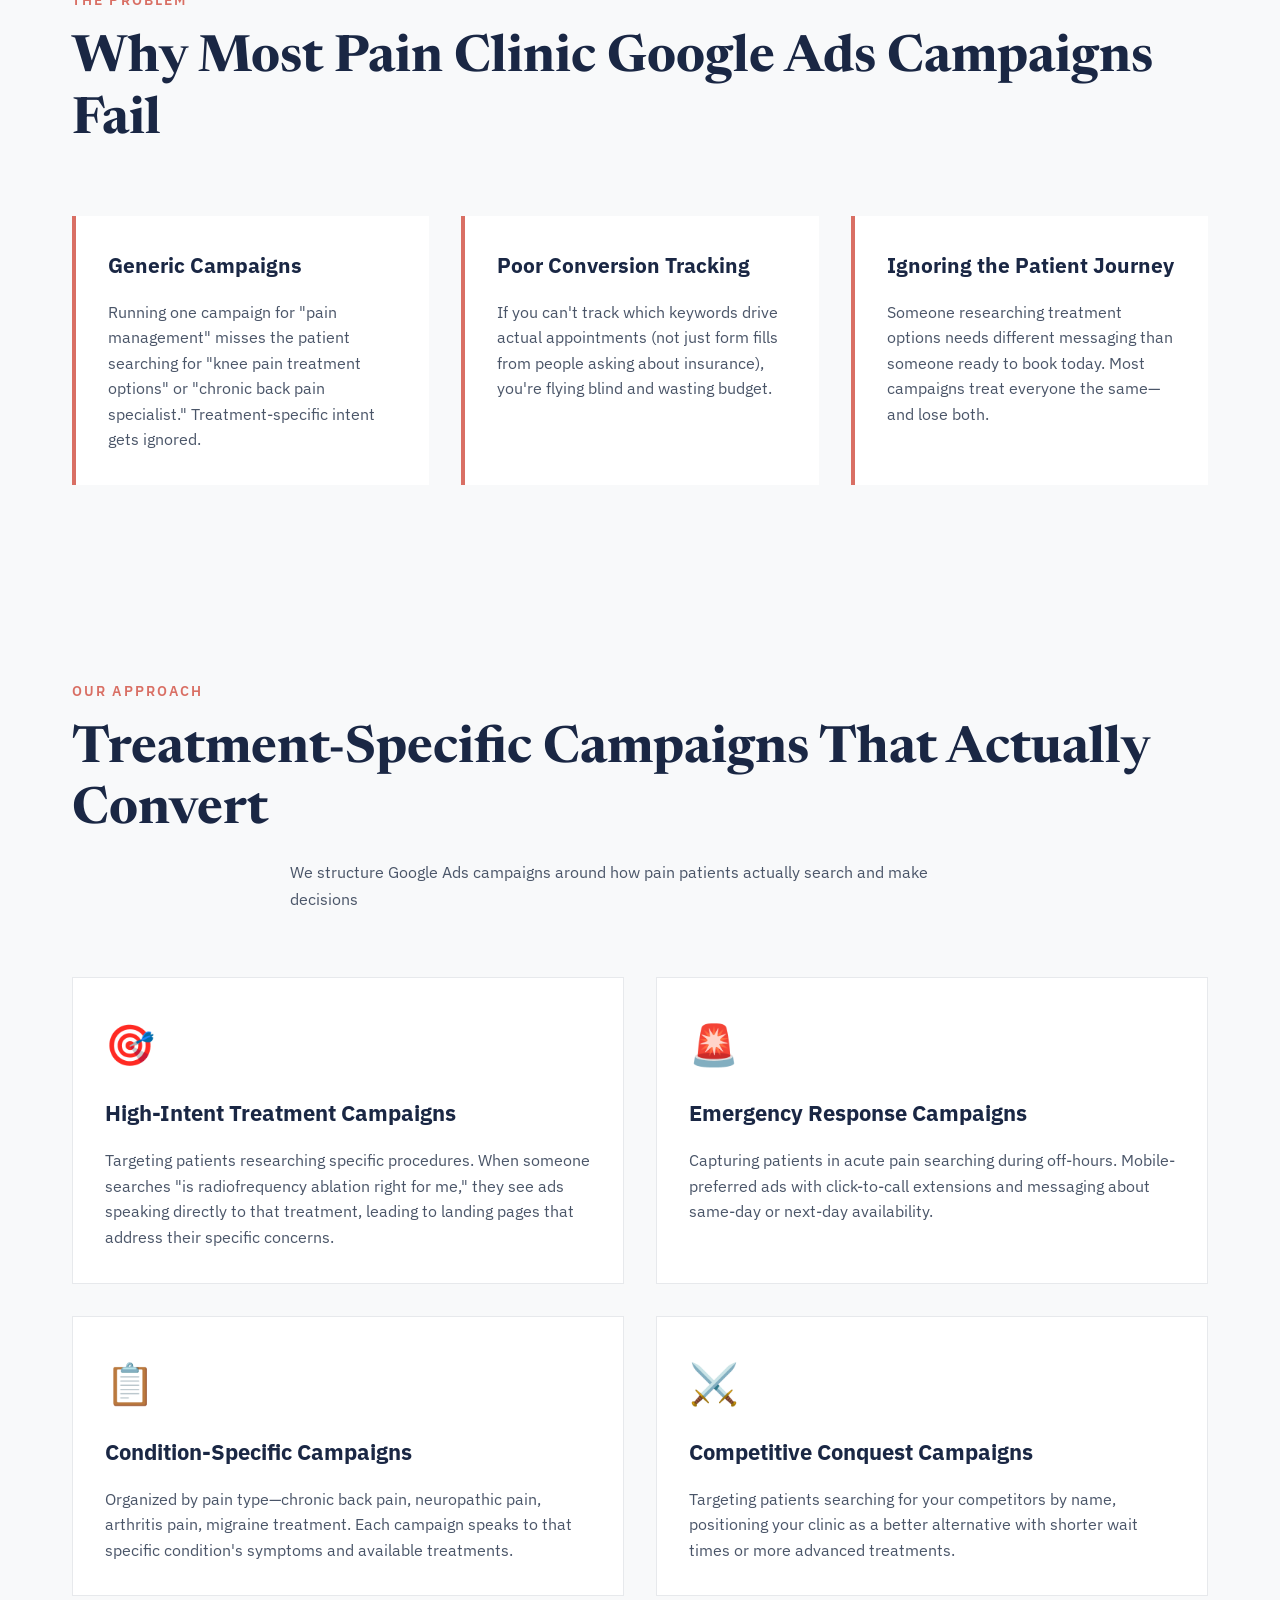
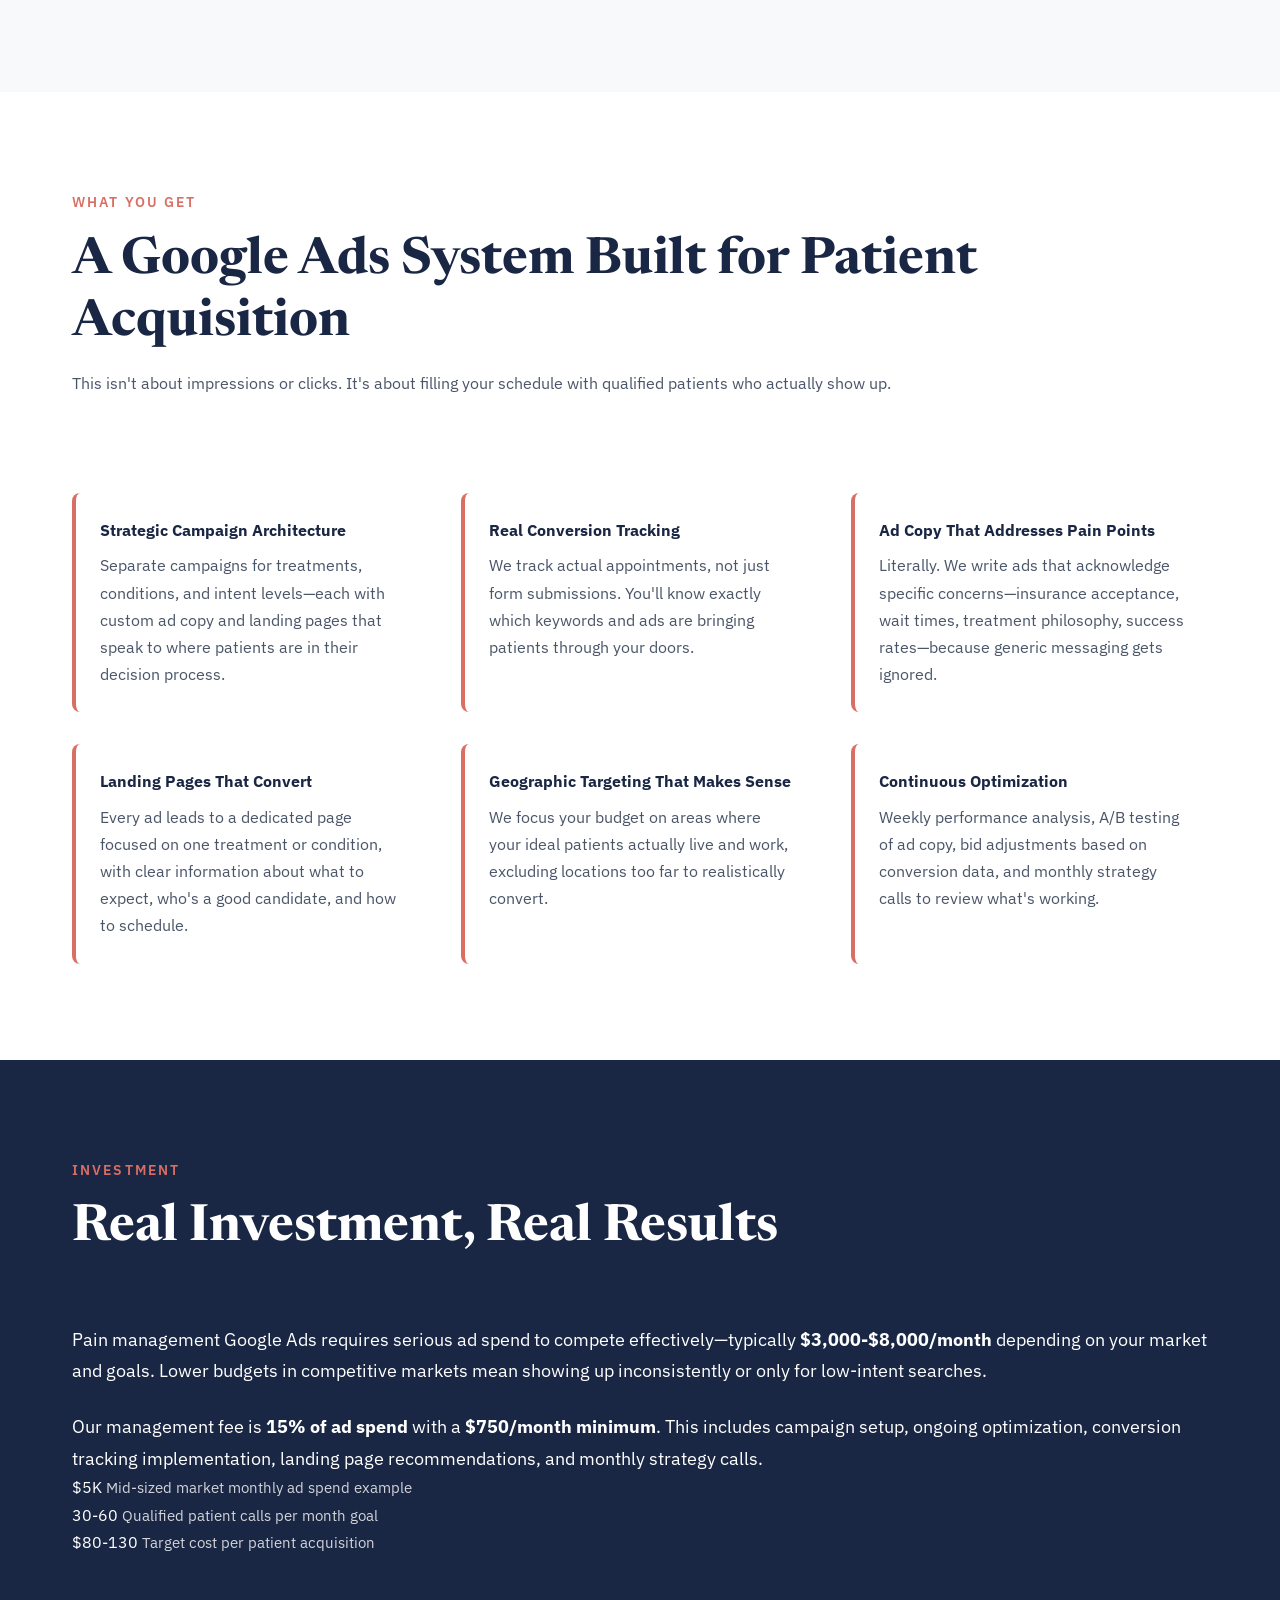
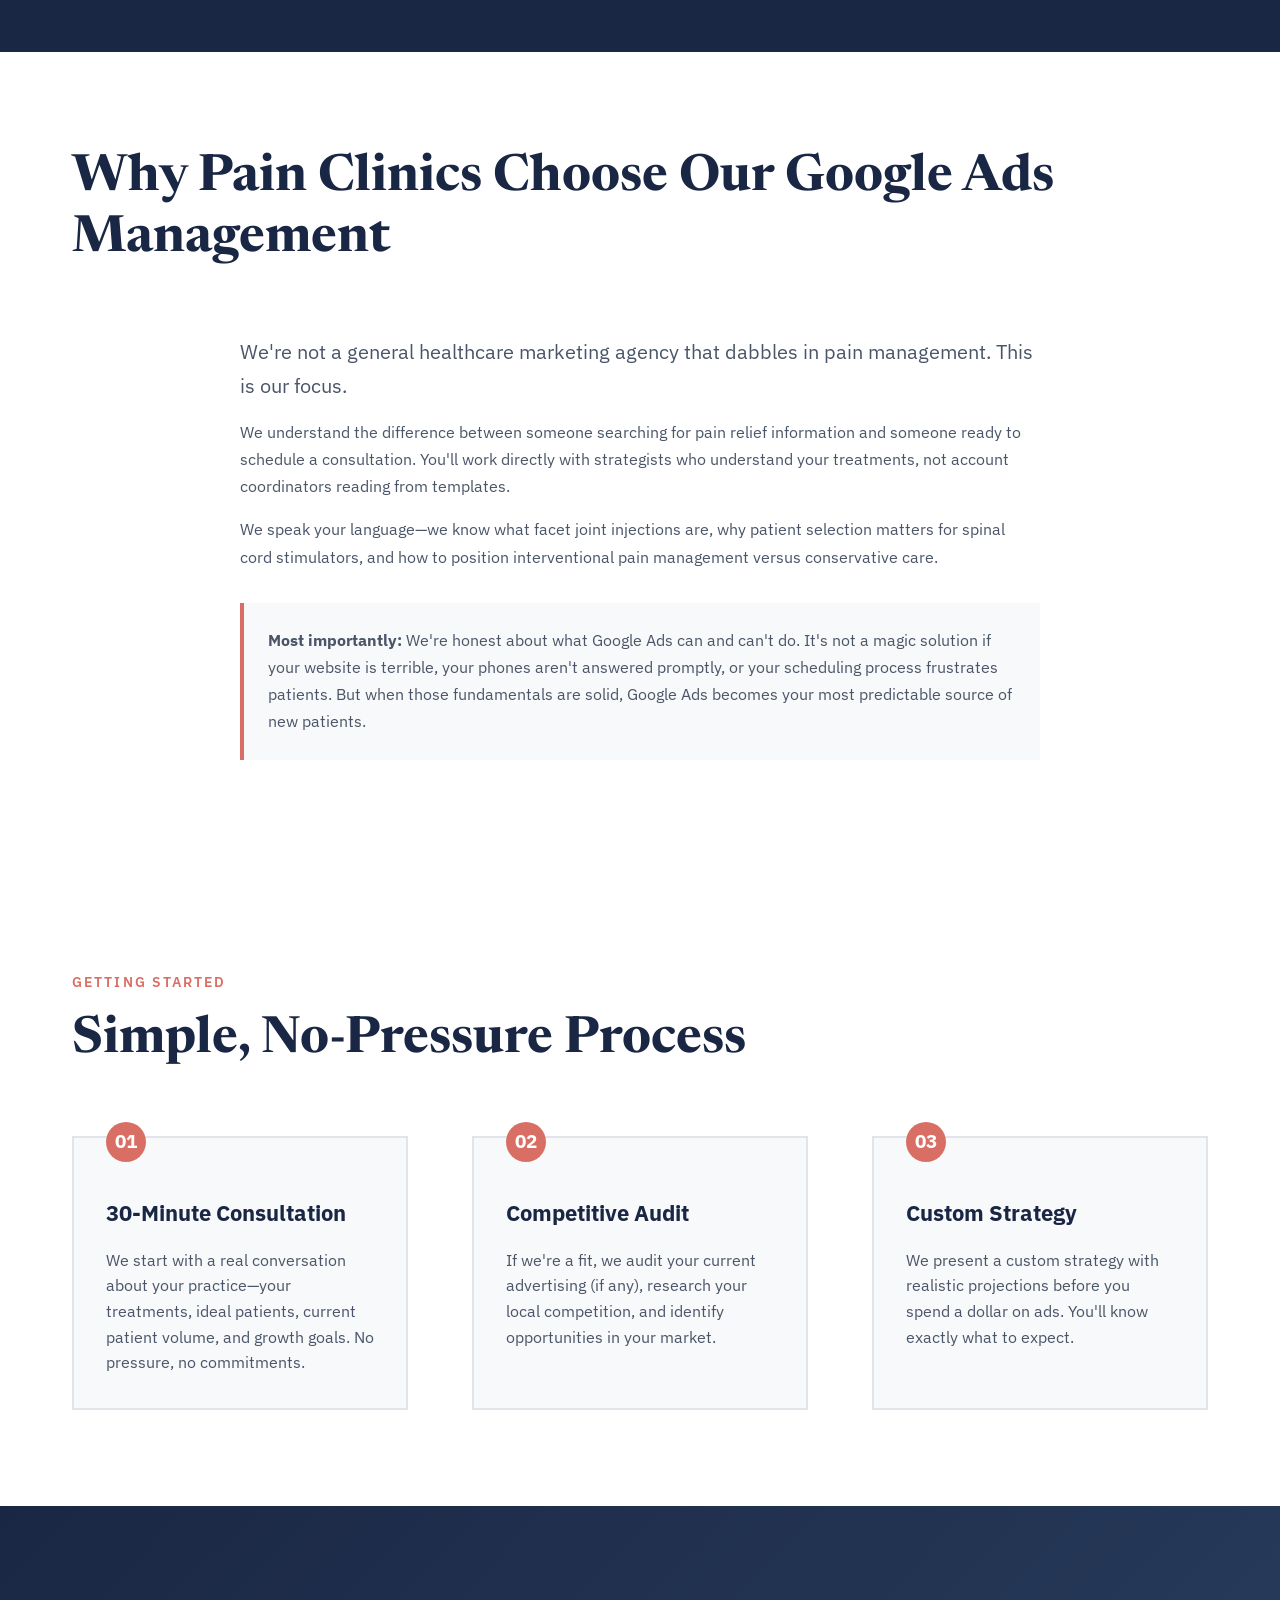
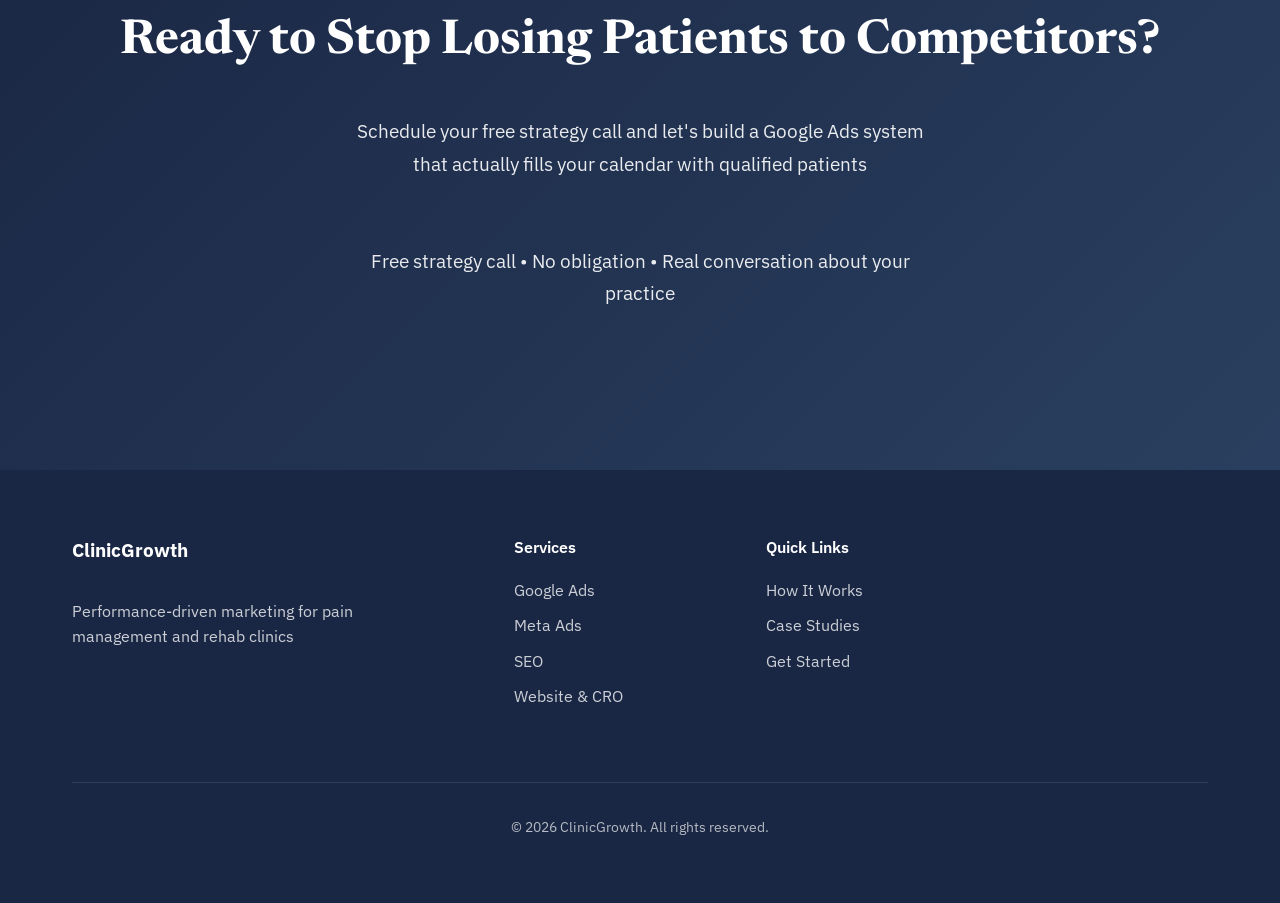
<file: google-ads.html>
<!DOCTYPE html>
<html lang="en">
<head>
    <meta charset="UTF-8">
    <meta name="viewport" content="width=device-width, initial-scale=1.0">
    <meta name="description" content="Google Ads management for pain management clinics. Treatment-specific campaigns that convert high-intent patients searching for pain relief solutions.">
    <title>Google Ads for Pain Management Clinics | ClinicGrowth</title>
    <link rel="canonical" href="https://yaboixanny.github.io/clinicgrowth-website/google-ads.html">
    <link rel="preconnect" href="https://fonts.googleapis.com">
    <link rel="preconnect" href="https://fonts.gstatic.com" crossorigin>
    <link href="https://fonts.googleapis.com/css2?family=Newsreader:wght@200;400;700&family=IBM+Plex+Sans:wght@300;500;600;700&display=swap" rel="stylesheet">
    <link rel="stylesheet" href="styles.css">
    <script type="application/ld+json">
    {
      "@context": "https://schema.org",
      "@type": "Service",
      "@id": "https://yaboixanny.github.io/clinicgrowth-website/google-ads.html#service",
      "name": "Google Ads Management for Pain Management Clinics",
      "description": "Treatment-specific Google Ads management for pain management clinics.",
      "url": "https://yaboixanny.github.io/clinicgrowth-website/google-ads.html",
      "provider": {
        "@type": "Organization",
        "name": "ClinicGrowth",
        "url": "https://yaboixanny.github.io/clinicgrowth-website/"
      },
      "audience": { "@type": "Audience", "audienceType": "Pain management clinics" },
      "areaServed": "United States"
    }
    </script>
</head>
<body>
    <div class="grain-overlay"></div>

    <header>
        <nav>
            <div class="container">
                <div class="logo">
                    <a href="index.html" style="text-decoration: none; color: inherit;">
                        <span class="logo-text">ClinicGrowth</span>
                    </a>
                </div>
                <ul class="nav-menu">
                    <li><a href="index.html#services">Services</a></li>
                    <li><a href="index.html#process">How It Works</a></li>
                    <li><a href="index.html#results">Results</a></li>
                    <li><a href="index.html#contact">Get Started</a></li>
                </ul>
            </div>
        </nav>
    </header>

    <main>
        <!-- Hero Section -->
        <section class="hero">
            <div class="hero-background"></div>
            <div class="container">
                <div class="hero-content">
                    <span class="section-label">Paid Search Marketing</span>
                    <h1 class="hero-title">
                        Stop Losing Patients to Competitors <span class="title-emphasis">Who Show Up First</span>
                    </h1>
                    <p class="hero-subtitle">Every day patients in severe pain are searching Google for relief—and choosing the first clinic they see. If that's not you, you're losing qualified patients to competitors who may not provide better care, just better marketing.</p>
                    <div class="badge-row">
                        <span class="badge">Treatment-Specific Campaigns</span>
                        <span class="badge">Real Conversion Tracking</span>
                        <span class="badge">Local Market Dominance</span>
                    </div>
                </div>
            </div>
        </section>

        <!-- The Reality Section -->
        <section class="about-section">
            <div class="container">
                <div class="section-header">
                    <h2>The Reality of Pain Management Marketing</h2>
                </div>
                <div class="about-content">
                    <div class="about-text">
                        <p class="lead">When someone searches "pain management near me" at 2 AM because they can't sleep, they're not comparison shopping. They're looking for immediate help.</p>
                        <p>Your Google Ads strategy needs to meet them in that moment of urgency. Your competitors are likely wasting thousands on broad keywords that attract tire-kickers. Meanwhile, high-intent patients searching for specific treatments—epidural steroid injections, radiofrequency ablation, spinal cord stimulation—are being captured by clinics who understand search intent.</p>
                    </div>
                    <div class="about-stats">
                        <div class="stat-card">
                            <div class="stat-number">2 AM</div>
                            <div class="stat-label">When desperate patients search for pain relief—are you there?</div>
                        </div>
                        <div class="stat-card">
                            <div class="stat-number">73%</div>
                            <div class="stat-label">Of patients click one of the first three search results</div>
                        </div>
                    </div>
                </div>
            </div>
        </section>

        <!-- Why Campaigns Fail Section -->
        <section class="problems-section">
            <div class="container">
                <div class="section-header">
                    <span class="section-label">The Problem</span>
                    <h2>Why Most Pain Clinic Google Ads Campaigns Fail</h2>
                </div>
                <div class="problems-grid">
                    <div class="problem-card">
                        <h3>Generic Campaigns</h3>
                        <p>Running one campaign for "pain management" misses the patient searching for "knee pain treatment options" or "chronic back pain specialist." Treatment-specific intent gets ignored.</p>
                    </div>
                    <div class="problem-card">
                        <h3>Poor Conversion Tracking</h3>
                        <p>If you can't track which keywords drive actual appointments (not just form fills from people asking about insurance), you're flying blind and wasting budget.</p>
                    </div>
                    <div class="problem-card">
                        <h3>Ignoring the Patient Journey</h3>
                        <p>Someone researching treatment options needs different messaging than someone ready to book today. Most campaigns treat everyone the same—and lose both.</p>
                    </div>
                </div>
            </div>
        </section>

        <!-- Our Approach Section -->
        <section class="services-section">
            <div class="container">
                <div class="section-header">
                    <span class="section-label">Our Approach</span>
                    <h2>Treatment-Specific Campaigns That Actually Convert</h2>
                    <p style="margin-top: 1rem; color: var(--color-dark-gray); max-width: 700px; margin-left: auto; margin-right: auto;">We structure Google Ads campaigns around how pain patients actually search and make decisions</p>
                </div>
                <div class="services-grid">
                    <div class="service-card">
                        <div class="service-icon">🎯</div>
                        <h3>High-Intent Treatment Campaigns</h3>
                        <p>Targeting patients researching specific procedures. When someone searches "is radiofrequency ablation right for me," they see ads speaking directly to that treatment, leading to landing pages that address their specific concerns.</p>
                    </div>
                    <div class="service-card">
                        <div class="service-icon">🚨</div>
                        <h3>Emergency Response Campaigns</h3>
                        <p>Capturing patients in acute pain searching during off-hours. Mobile-preferred ads with click-to-call extensions and messaging about same-day or next-day availability.</p>
                    </div>
                    <div class="service-card">
                        <div class="service-icon">📋</div>
                        <h3>Condition-Specific Campaigns</h3>
                        <p>Organized by pain type—chronic back pain, neuropathic pain, arthritis pain, migraine treatment. Each campaign speaks to that specific condition's symptoms and available treatments.</p>
                    </div>
                    <div class="service-card">
                        <div class="service-icon">⚔️</div>
                        <h3>Competitive Conquest Campaigns</h3>
                        <p>Targeting patients searching for your competitors by name, positioning your clinic as a better alternative with shorter wait times or more advanced treatments.</p>
                    </div>
                </div>
            </div>
        </section>

        <!-- What You Get Section -->
        <section class="process-section">
            <div class="container">
                <div class="section-header">
                    <span class="section-label">What You Get</span>
                    <h2>A Google Ads System Built for Patient Acquisition</h2>
                    <p style="margin-top: 1rem; color: var(--color-dark-gray);">This isn't about impressions or clicks. It's about filling your schedule with qualified patients who actually show up.</p>
                </div>
                <div class="about-content" style="grid-template-columns: 1fr;">
                    <div class="about-text">
                        <div style="display: grid; grid-template-columns: repeat(auto-fit, minmax(300px, 1fr)); gap: 2rem; margin-top: 2rem;">
                            <div style="padding: 1.5rem; background: var(--color-white); border-radius: 8px; border-left: 4px solid var(--color-coral);">
                                <h4 style="color: var(--color-navy); margin-bottom: 0.5rem; font-family: var(--font-body); font-weight: 700;">Strategic Campaign Architecture</h4>
                                <p style="margin: 0; color: var(--color-dark-gray);">Separate campaigns for treatments, conditions, and intent levels—each with custom ad copy and landing pages that speak to where patients are in their decision process.</p>
                            </div>
                            <div style="padding: 1.5rem; background: var(--color-white); border-radius: 8px; border-left: 4px solid var(--color-coral);">
                                <h4 style="color: var(--color-navy); margin-bottom: 0.5rem; font-family: var(--font-body); font-weight: 700;">Real Conversion Tracking</h4>
                                <p style="margin: 0; color: var(--color-dark-gray);">We track actual appointments, not just form submissions. You'll know exactly which keywords and ads are bringing patients through your doors.</p>
                            </div>
                            <div style="padding: 1.5rem; background: var(--color-white); border-radius: 8px; border-left: 4px solid var(--color-coral);">
                                <h4 style="color: var(--color-navy); margin-bottom: 0.5rem; font-family: var(--font-body); font-weight: 700;">Ad Copy That Addresses Pain Points</h4>
                                <p style="margin: 0; color: var(--color-dark-gray);">Literally. We write ads that acknowledge specific concerns—insurance acceptance, wait times, treatment philosophy, success rates—because generic messaging gets ignored.</p>
                            </div>
                            <div style="padding: 1.5rem; background: var(--color-white); border-radius: 8px; border-left: 4px solid var(--color-coral);">
                                <h4 style="color: var(--color-navy); margin-bottom: 0.5rem; font-family: var(--font-body); font-weight: 700;">Landing Pages That Convert</h4>
                                <p style="margin: 0; color: var(--color-dark-gray);">Every ad leads to a dedicated page focused on one treatment or condition, with clear information about what to expect, who's a good candidate, and how to schedule.</p>
                            </div>
                            <div style="padding: 1.5rem; background: var(--color-white); border-radius: 8px; border-left: 4px solid var(--color-coral);">
                                <h4 style="color: var(--color-navy); margin-bottom: 0.5rem; font-family: var(--font-body); font-weight: 700;">Geographic Targeting That Makes Sense</h4>
                                <p style="margin: 0; color: var(--color-dark-gray);">We focus your budget on areas where your ideal patients actually live and work, excluding locations too far to realistically convert.</p>
                            </div>
                            <div style="padding: 1.5rem; background: var(--color-white); border-radius: 8px; border-left: 4px solid var(--color-coral);">
                                <h4 style="color: var(--color-navy); margin-bottom: 0.5rem; font-family: var(--font-body); font-weight: 700;">Continuous Optimization</h4>
                                <p style="margin: 0; color: var(--color-dark-gray);">Weekly performance analysis, A/B testing of ad copy, bid adjustments based on conversion data, and monthly strategy calls to review what's working.</p>
                            </div>
                        </div>
                    </div>
                </div>
            </div>
        </section>

        <!-- Investment Section -->
        <section class="results-section">
            <div class="container">
                <div class="section-header">
                    <span class="section-label" style="color: var(--color-coral);">Investment</span>
                    <h2 style="color: var(--color-white);">Real Investment, Real Results</h2>
                </div>
                <div class="results-content">
                    <div class="results-text">
                        <p style="font-size: 1.1rem; line-height: 1.8;">Pain management Google Ads requires serious ad spend to compete effectively—typically <strong>$3,000-$8,000/month</strong> depending on your market and goals. Lower budgets in competitive markets mean showing up inconsistently or only for low-intent searches.</p>
                        <p style="font-size: 1.1rem; line-height: 1.8; margin-top: 1.5rem;">Our management fee is <strong>15% of ad spend</strong> with a <strong>$750/month minimum</strong>. This includes campaign setup, ongoing optimization, conversion tracking implementation, landing page recommendations, and monthly strategy calls.</p>
                    </div>
                    <div class="results-stats">
                        <div class="result-item">
                            <span class="result-number">$5K</span>
                            <span class="result-label">Mid-sized market monthly ad spend example</span>
                        </div>
                        <div class="result-item">
                            <span class="result-number">30-60</span>
                            <span class="result-label">Qualified patient calls per month goal</span>
                        </div>
                        <div class="result-item">
                            <span class="result-number">$80-130</span>
                            <span class="result-label">Target cost per patient acquisition</span>
                        </div>
                    </div>
                </div>
            </div>
        </section>

        <!-- Why Choose Us Section -->
        <section class="about-section">
            <div class="container">
                <div class="section-header">
                    <h2>Why Pain Clinics Choose Our Google Ads Management</h2>
                </div>
                <div class="about-content" style="grid-template-columns: 1fr;">
                    <div class="about-text" style="max-width: 800px; margin: 0 auto;">
                        <p class="lead">We're not a general healthcare marketing agency that dabbles in pain management. This is our focus.</p>
                        <p>We understand the difference between someone searching for pain relief information and someone ready to schedule a consultation. You'll work directly with strategists who understand your treatments, not account coordinators reading from templates.</p>
                        <p>We speak your language—we know what facet joint injections are, why patient selection matters for spinal cord stimulators, and how to position interventional pain management versus conservative care.</p>
                        <p style="padding: 1.5rem; background: var(--color-light-gray); border-left: 4px solid var(--color-coral); margin-top: 2rem;"><strong>Most importantly:</strong> We're honest about what Google Ads can and can't do. It's not a magic solution if your website is terrible, your phones aren't answered promptly, or your scheduling process frustrates patients. But when those fundamentals are solid, Google Ads becomes your most predictable source of new patients.</p>
                    </div>
                </div>
            </div>
        </section>

        <!-- Getting Started Section -->
        <section class="process-section">
            <div class="container">
                <div class="section-header">
                    <span class="section-label">Getting Started</span>
                    <h2>Simple, No-Pressure Process</h2>
                </div>
                <div class="process-grid">
                    <div class="process-step">
                        <div class="step-number">01</div>
                        <h3>30-Minute Consultation</h3>
                        <p>We start with a real conversation about your practice—your treatments, ideal patients, current patient volume, and growth goals. No pressure, no commitments.</p>
                    </div>
                    <div class="process-step">
                        <div class="step-number">02</div>
                        <h3>Competitive Audit</h3>
                        <p>If we're a fit, we audit your current advertising (if any), research your local competition, and identify opportunities in your market.</p>
                    </div>
                    <div class="process-step">
                        <div class="step-number">03</div>
                        <h3>Custom Strategy</h3>
                        <p>We present a custom strategy with realistic projections before you spend a dollar on ads. You'll know exactly what to expect.</p>
                    </div>
                </div>
            </div>
        </section>

        <!-- CTA Section -->
        <section class="cta-section">
            <div class="container">
                <h2>Ready to Stop Losing Patients to Competitors?</h2>
                <p>Schedule your free strategy call and let's build a Google Ads system that actually fills your calendar with qualified patients</p>
                <p class="cta-tagline">Free strategy call • No obligation • Real conversation about your practice</p>
            </div>
        </section>
    </main>

    <footer>
        <div class="container">
            <div class="footer-content">
                <div class="footer-about">
                    <div class="footer-brand">
                        <span>ClinicGrowth</span>
                    </div>
                    <p>Performance-driven marketing for pain management and rehab clinics</p>
                </div>
                <div class="footer-section">
                    <h4>Services</h4>
                    <ul>
                        <li><a href="google-ads.html">Google Ads</a></li>
                        <li><a href="meta-ads.html">Meta Ads</a></li>
                        <li><a href="seo.html">SEO</a></li>
                        <li><a href="website-cro.html">Website & CRO</a></li>
                    </ul>
                </div>
                <div class="footer-section">
                    <h4>Quick Links</h4>
                    <ul>
                        <li><a href="index.html#process">How It Works</a></li>
                        <li><a href="index.html#results">Case Studies</a></li>
                        <li><a href="index.html#contact">Get Started</a></li>
                    </ul>
                </div>
            </div>
            <div class="footer-bottom">
                <p class="footer-text">&copy; 2026 ClinicGrowth. All rights reserved.</p>
            </div>
        </div>
    </footer>

    <script src="script.js"></script>
</body>
</html>
</file>
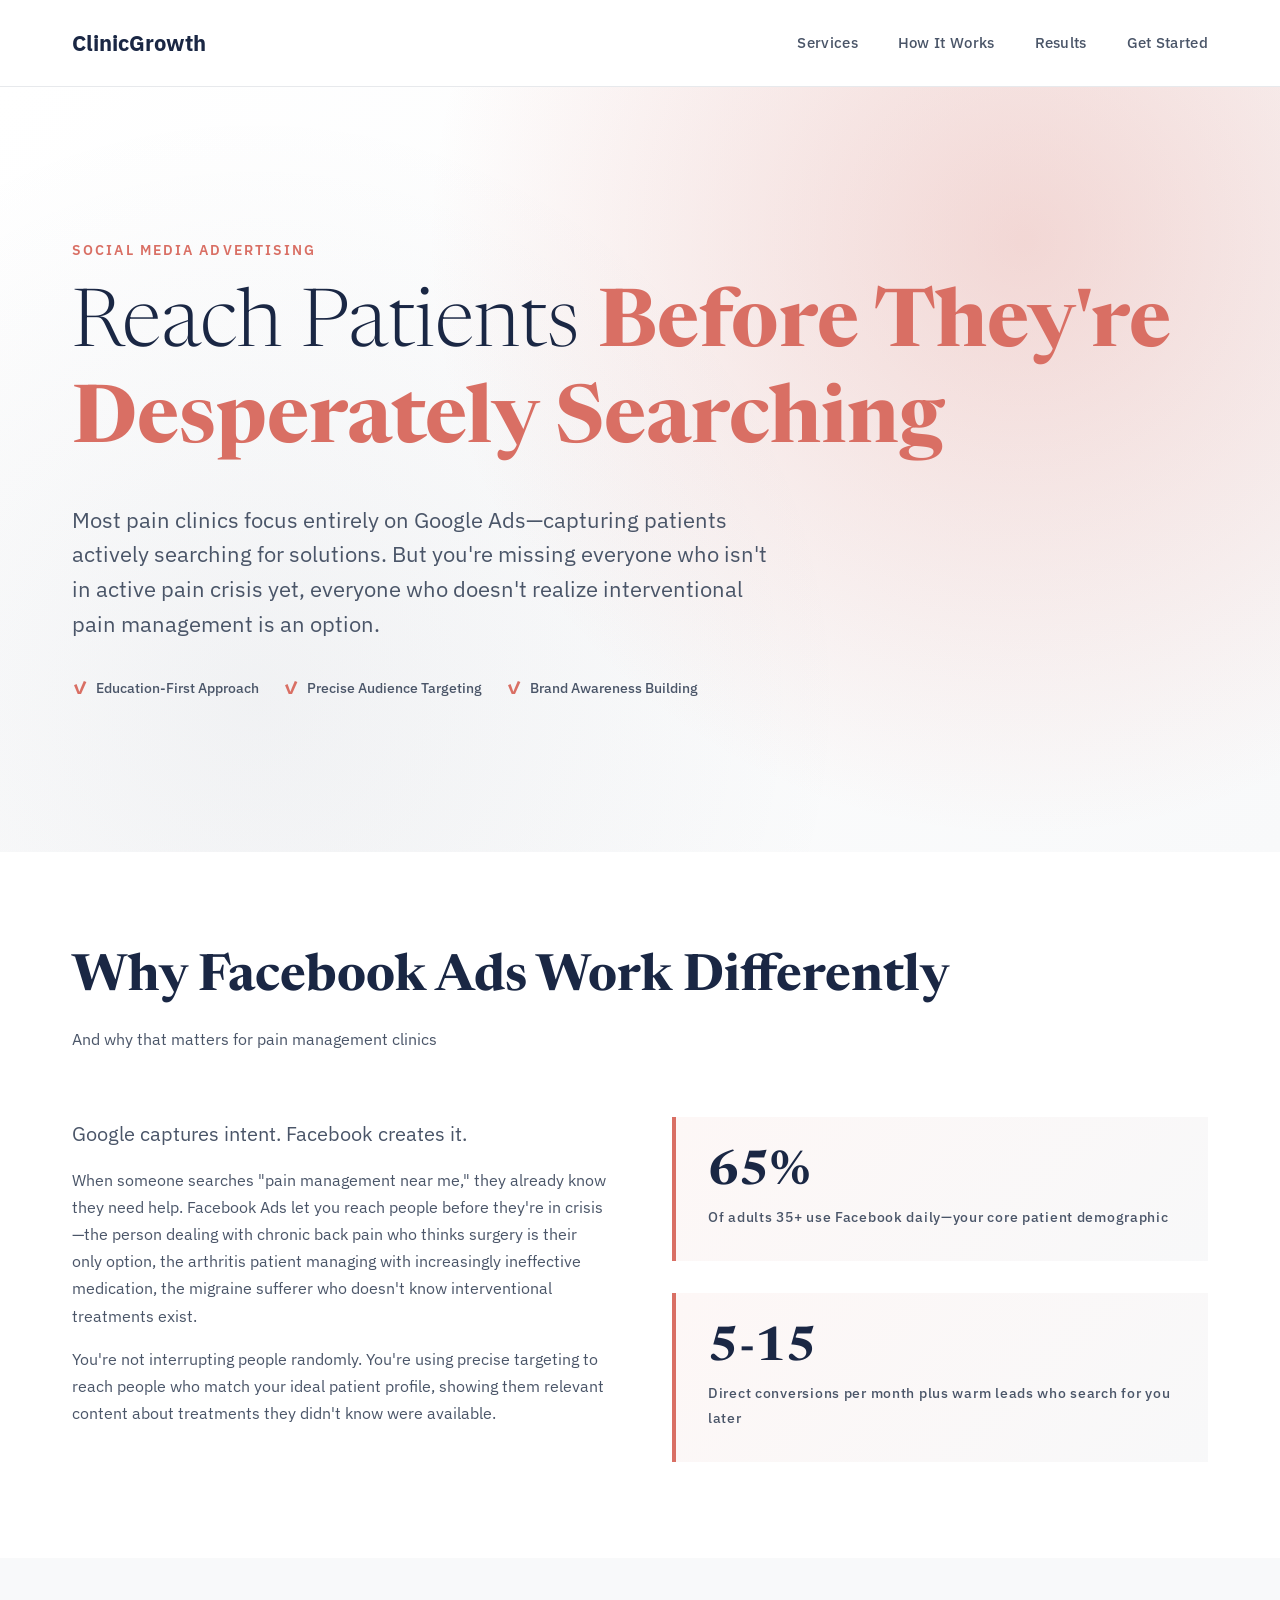
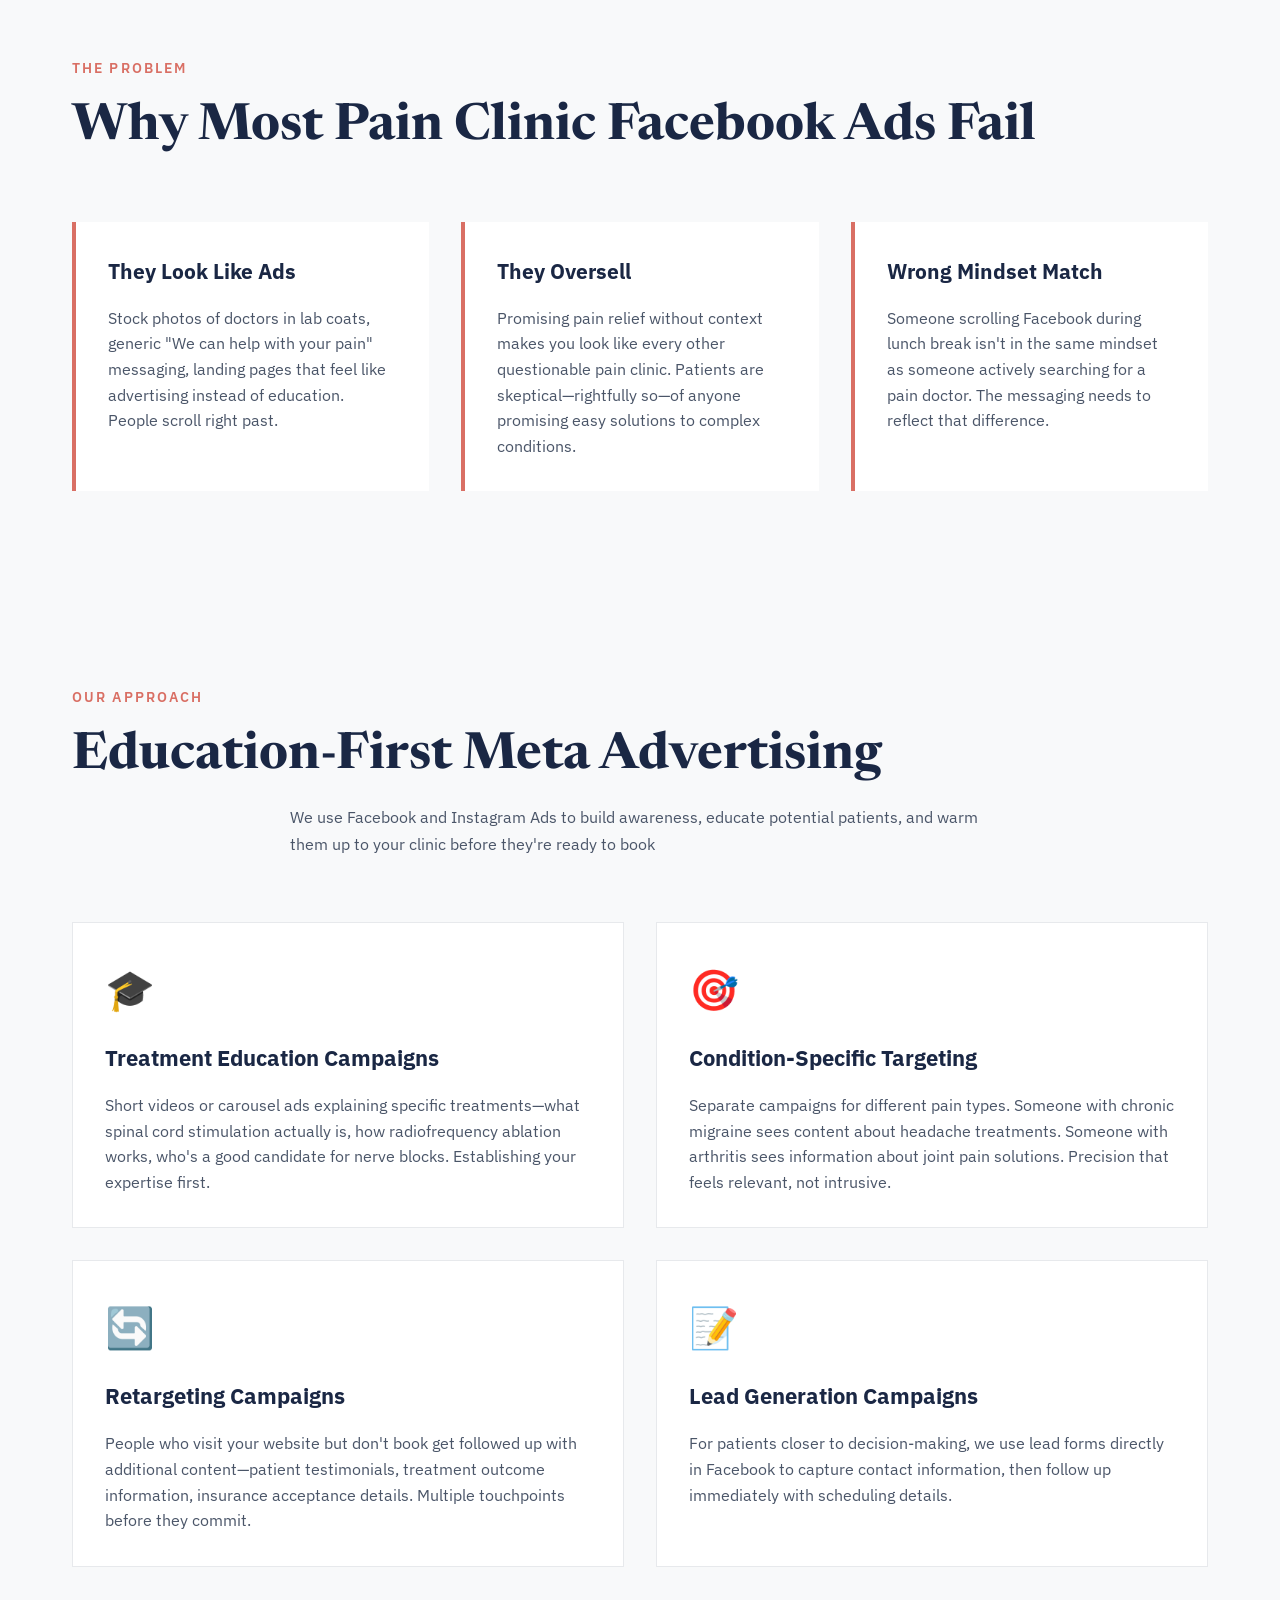
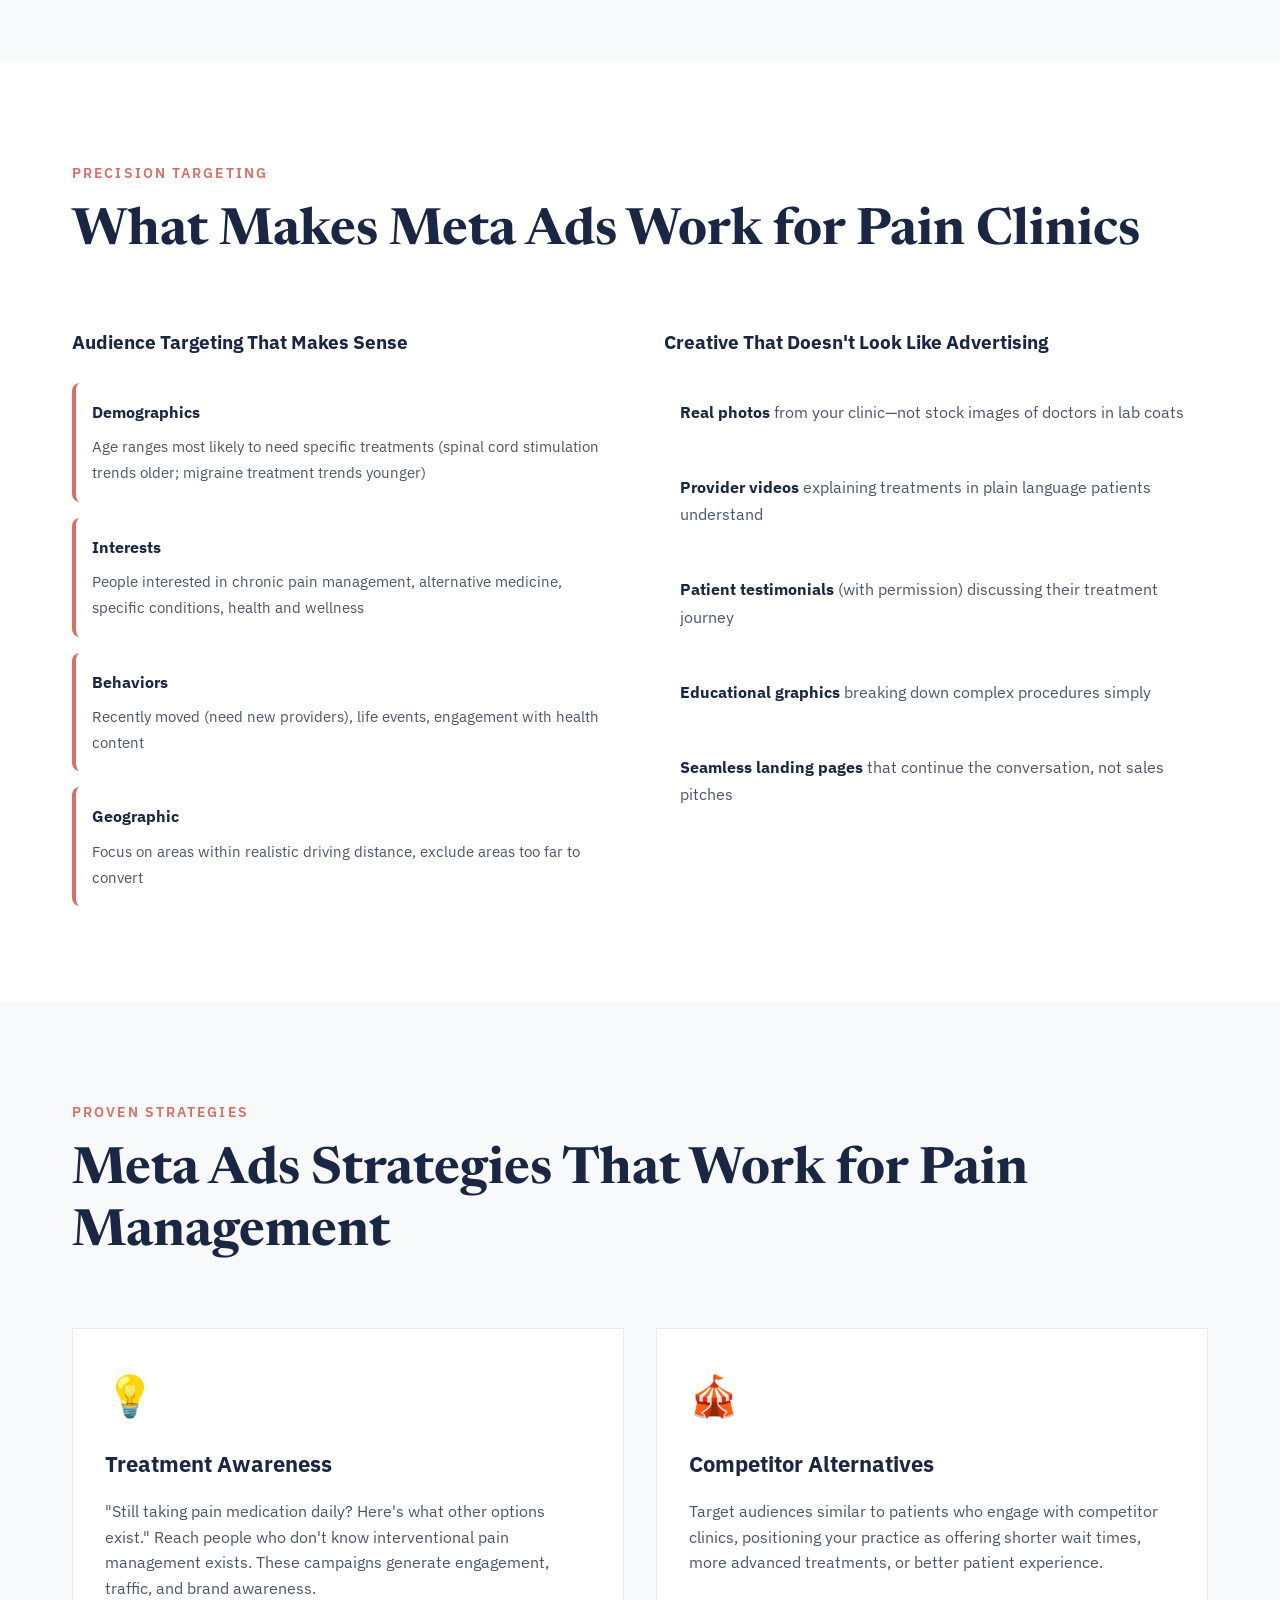
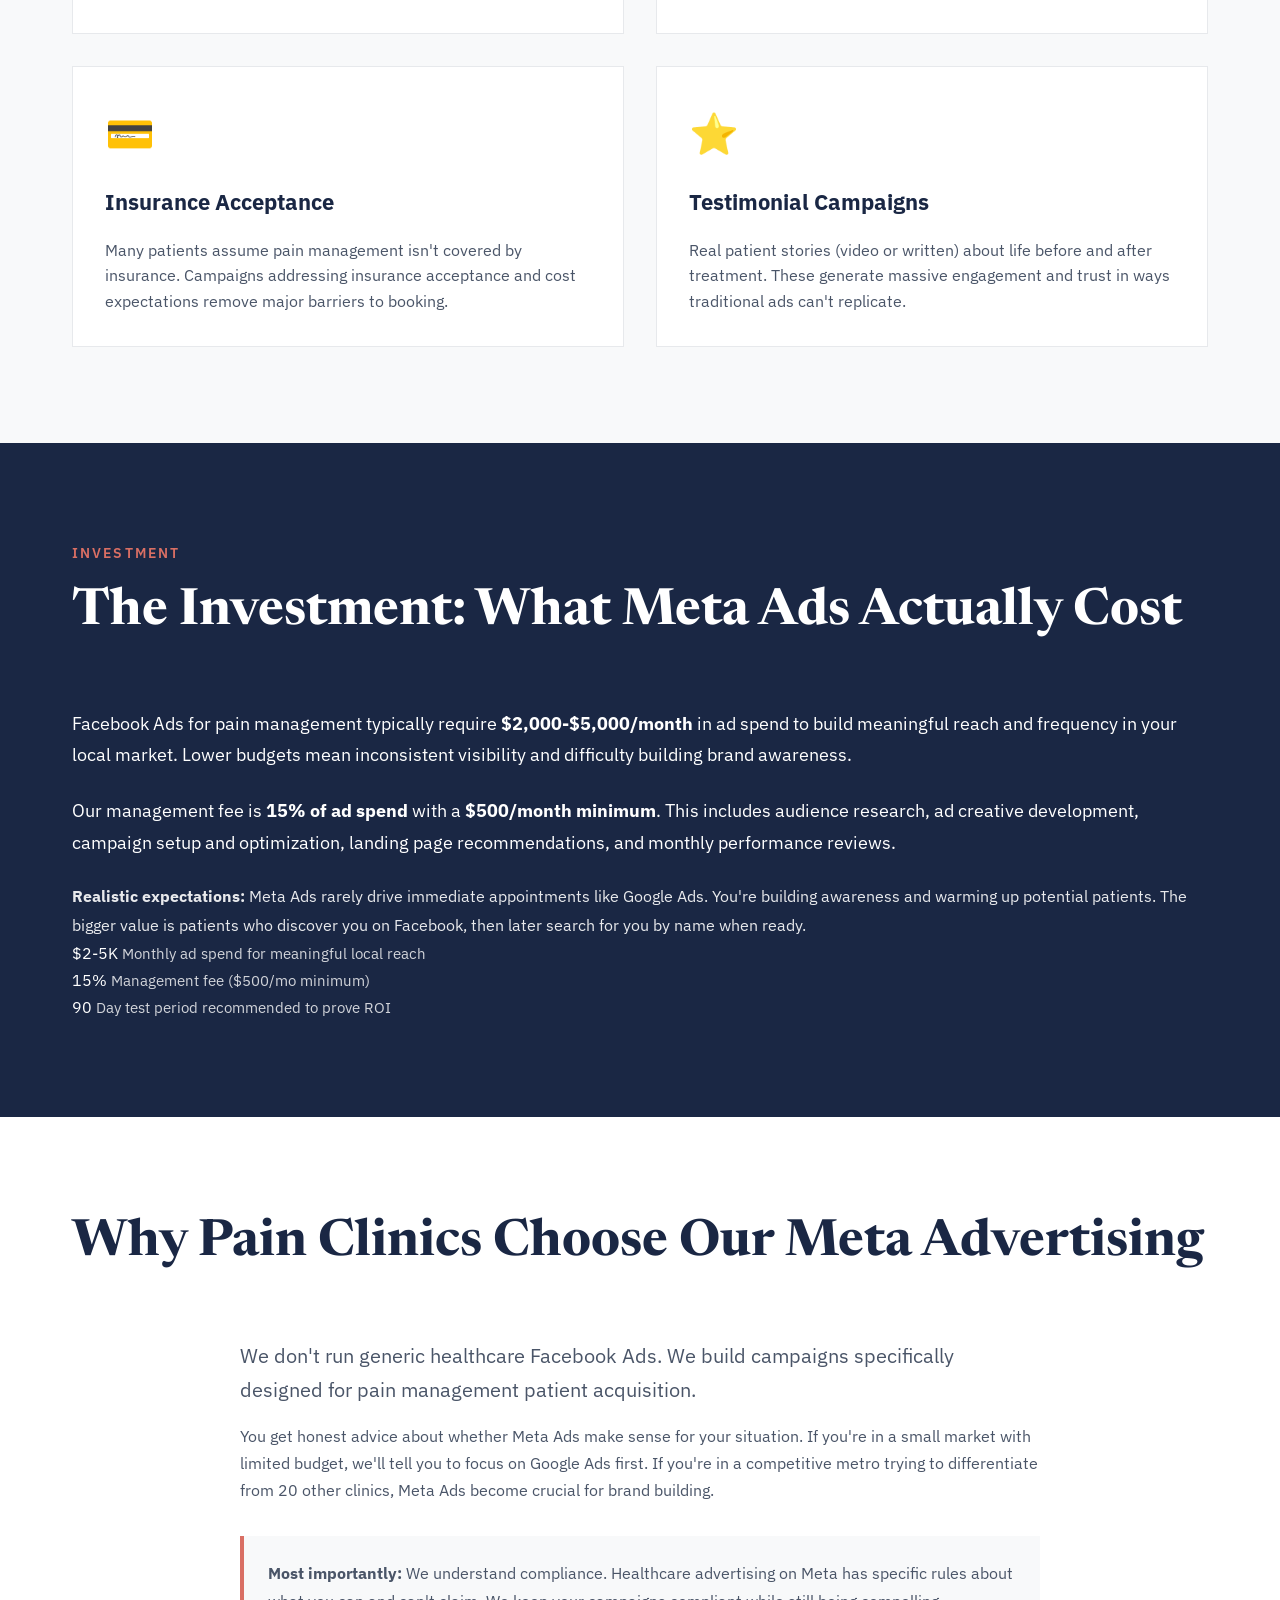
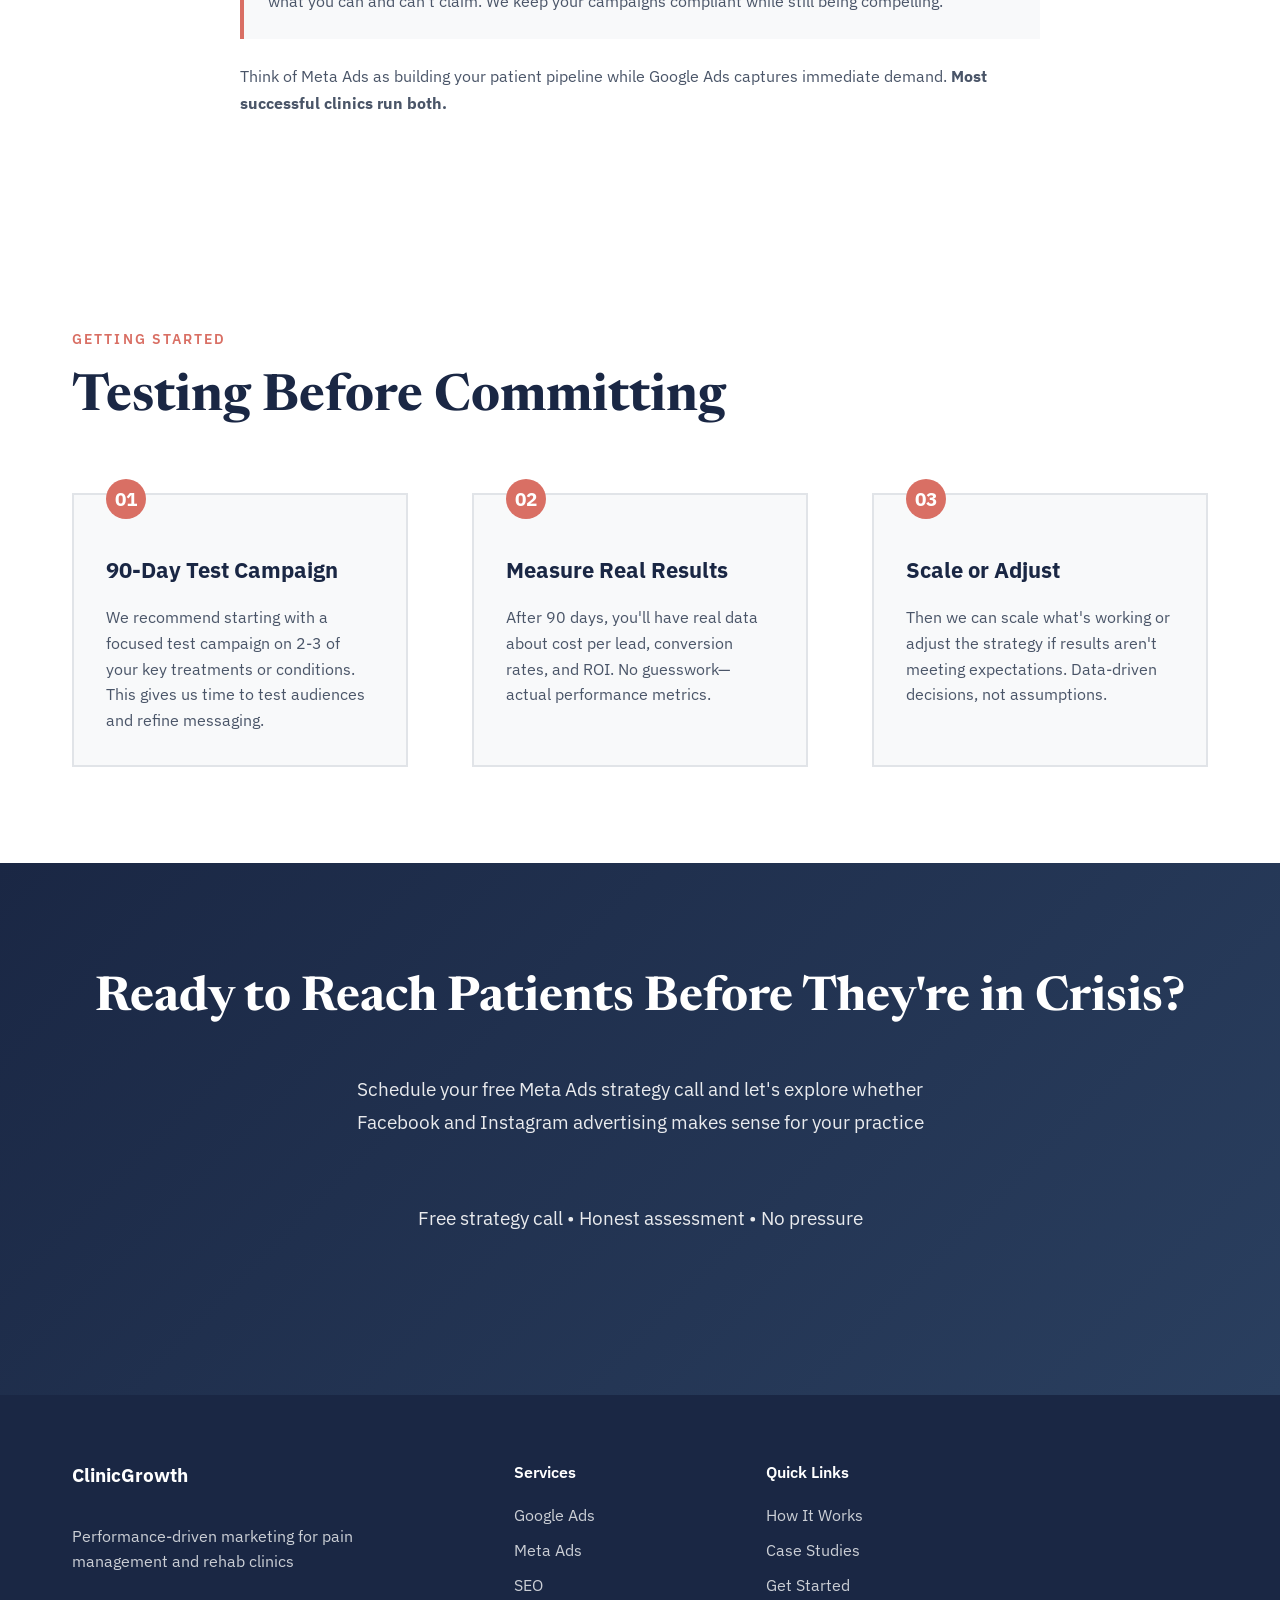
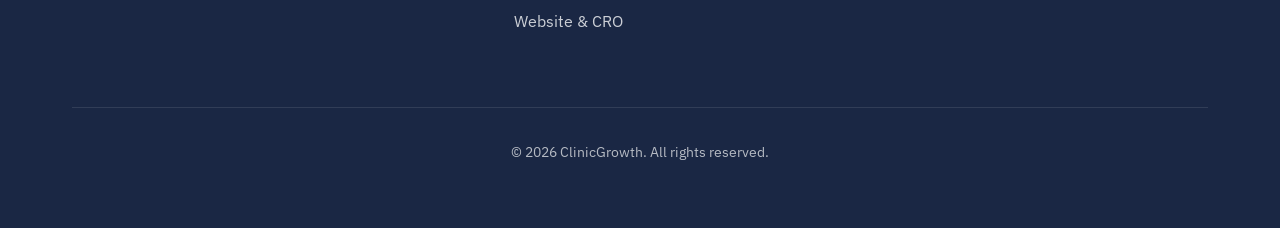
<file: meta-ads.html>
<!DOCTYPE html>
<html lang="en">
<head>
    <meta charset="UTF-8">
    <meta name="viewport" content="width=device-width, initial-scale=1.0">
    <meta name="description" content="Facebook & Instagram Ads for pain management clinics. Education-first Meta advertising that builds awareness and warms potential patients before they need urgent care.">
    <title>Meta Ads for Pain Management Clinics | Facebook & Instagram Advertising | ClinicGrowth</title>
    <link rel="canonical" href="https://yaboixanny.github.io/clinicgrowth-website/meta-ads.html">
    <link rel="preconnect" href="https://fonts.googleapis.com">
    <link rel="preconnect" href="https://fonts.gstatic.com" crossorigin>
    <link href="https://fonts.googleapis.com/css2?family=Newsreader:wght@200;400;700&family=IBM+Plex+Sans:wght@300;500;600;700&display=swap" rel="stylesheet">
    <link rel="stylesheet" href="styles.css">
    <script type="application/ld+json">
    {
      "@context": "https://schema.org",
      "@type": "Service",
      "@id": "https://yaboixanny.github.io/clinicgrowth-website/meta-ads.html#service",
      "name": "Meta Ads for Pain Management Clinics",
      "description": "Facebook and Instagram advertising for pain management clinics.",
      "url": "https://yaboixanny.github.io/clinicgrowth-website/meta-ads.html",
      "provider": { "@type": "Organization", "name": "ClinicGrowth", "url": "https://yaboixanny.github.io/clinicgrowth-website/" },
      "audience": { "@type": "Audience", "audienceType": "Pain management clinics" },
      "areaServed": "United States"
    }
    </script>
</head>
<body>
    <div class="grain-overlay"></div>

    <header>
        <nav>
            <div class="container">
                <div class="logo">
                    <a href="index.html" style="text-decoration: none; color: inherit;">
                        <span class="logo-text">ClinicGrowth</span>
                    </a>
                </div>
                <ul class="nav-menu">
                    <li><a href="index.html#services">Services</a></li>
                    <li><a href="index.html#process">How It Works</a></li>
                    <li><a href="index.html#results">Results</a></li>
                    <li><a href="index.html#contact">Get Started</a></li>
                </ul>
            </div>
        </nav>
    </header>

    <main>
        <!-- Hero Section -->
        <section class="hero">
            <div class="hero-background"></div>
            <div class="container">
                <div class="hero-content">
                    <span class="section-label">Social Media Advertising</span>
                    <h1 class="hero-title">
                        Reach Patients <span class="title-emphasis">Before They're Desperately Searching</span>
                    </h1>
                    <p class="hero-subtitle">Most pain clinics focus entirely on Google Ads—capturing patients actively searching for solutions. But you're missing everyone who isn't in active pain crisis yet, everyone who doesn't realize interventional pain management is an option.</p>
                    <div class="badge-row">
                        <span class="badge">Education-First Approach</span>
                        <span class="badge">Precise Audience Targeting</span>
                        <span class="badge">Brand Awareness Building</span>
                    </div>
                </div>
            </div>
        </section>

        <!-- Why Facebook Works Differently -->
        <section class="about-section">
            <div class="container">
                <div class="section-header">
                    <h2>Why Facebook Ads Work Differently</h2>
                    <p style="margin-top: 1rem; color: var(--color-dark-gray);">And why that matters for pain management clinics</p>
                </div>
                <div class="about-content">
                    <div class="about-text">
                        <p class="lead">Google captures intent. Facebook creates it.</p>
                        <p>When someone searches "pain management near me," they already know they need help. Facebook Ads let you reach people before they're in crisis—the person dealing with chronic back pain who thinks surgery is their only option, the arthritis patient managing with increasingly ineffective medication, the migraine sufferer who doesn't know interventional treatments exist.</p>
                        <p>You're not interrupting people randomly. You're using precise targeting to reach people who match your ideal patient profile, showing them relevant content about treatments they didn't know were available.</p>
                    </div>
                    <div class="about-stats">
                        <div class="stat-card">
                            <div class="stat-number">65%</div>
                            <div class="stat-label">Of adults 35+ use Facebook daily—your core patient demographic</div>
                        </div>
                        <div class="stat-card">
                            <div class="stat-number">5-15</div>
                            <div class="stat-label">Direct conversions per month plus warm leads who search for you later</div>
                        </div>
                    </div>
                </div>
            </div>
        </section>

        <!-- The Problem Section -->
        <section class="problems-section">
            <div class="container">
                <div class="section-header">
                    <span class="section-label">The Problem</span>
                    <h2>Why Most Pain Clinic Facebook Ads Fail</h2>
                </div>
                <div class="problems-grid">
                    <div class="problem-card">
                        <h3>They Look Like Ads</h3>
                        <p>Stock photos of doctors in lab coats, generic "We can help with your pain" messaging, landing pages that feel like advertising instead of education. People scroll right past.</p>
                    </div>
                    <div class="problem-card">
                        <h3>They Oversell</h3>
                        <p>Promising pain relief without context makes you look like every other questionable pain clinic. Patients are skeptical—rightfully so—of anyone promising easy solutions to complex conditions.</p>
                    </div>
                    <div class="problem-card">
                        <h3>Wrong Mindset Match</h3>
                        <p>Someone scrolling Facebook during lunch break isn't in the same mindset as someone actively searching for a pain doctor. The messaging needs to reflect that difference.</p>
                    </div>
                </div>
            </div>
        </section>

        <!-- Our Approach Section -->
        <section class="services-section">
            <div class="container">
                <div class="section-header">
                    <span class="section-label">Our Approach</span>
                    <h2>Education-First Meta Advertising</h2>
                    <p style="margin-top: 1rem; color: var(--color-dark-gray); max-width: 700px; margin-left: auto; margin-right: auto;">We use Facebook and Instagram Ads to build awareness, educate potential patients, and warm them up to your clinic before they're ready to book</p>
                </div>
                <div class="services-grid">
                    <div class="service-card">
                        <div class="service-icon">🎓</div>
                        <h3>Treatment Education Campaigns</h3>
                        <p>Short videos or carousel ads explaining specific treatments—what spinal cord stimulation actually is, how radiofrequency ablation works, who's a good candidate for nerve blocks. Establishing your expertise first.</p>
                    </div>
                    <div class="service-card">
                        <div class="service-icon">🎯</div>
                        <h3>Condition-Specific Targeting</h3>
                        <p>Separate campaigns for different pain types. Someone with chronic migraine sees content about headache treatments. Someone with arthritis sees information about joint pain solutions. Precision that feels relevant, not intrusive.</p>
                    </div>
                    <div class="service-card">
                        <div class="service-icon">🔄</div>
                        <h3>Retargeting Campaigns</h3>
                        <p>People who visit your website but don't book get followed up with additional content—patient testimonials, treatment outcome information, insurance acceptance details. Multiple touchpoints before they commit.</p>
                    </div>
                    <div class="service-card">
                        <div class="service-icon">📝</div>
                        <h3>Lead Generation Campaigns</h3>
                        <p>For patients closer to decision-making, we use lead forms directly in Facebook to capture contact information, then follow up immediately with scheduling details.</p>
                    </div>
                </div>
            </div>
        </section>

        <!-- Targeting Section -->
        <section class="process-section">
            <div class="container">
                <div class="section-header">
                    <span class="section-label">Precision Targeting</span>
                    <h2>What Makes Meta Ads Work for Pain Clinics</h2>
                </div>
                <div class="about-content" style="grid-template-columns: 1fr 1fr; gap: 3rem;">
                    <div>
                        <h3 style="color: var(--color-navy); margin-bottom: 1.5rem; font-family: var(--font-body); font-weight: 700;">Audience Targeting That Makes Sense</h3>
                        <div style="display: flex; flex-direction: column; gap: 1rem;">
                            <div style="padding: 1rem; background: var(--color-white); border-radius: 8px; border-left: 4px solid var(--color-coral);">
                                <strong style="color: var(--color-navy);">Demographics</strong>
                                <p style="margin: 0.5rem 0 0 0; color: var(--color-dark-gray); font-size: 0.95rem;">Age ranges most likely to need specific treatments (spinal cord stimulation trends older; migraine treatment trends younger)</p>
                            </div>
                            <div style="padding: 1rem; background: var(--color-white); border-radius: 8px; border-left: 4px solid var(--color-coral);">
                                <strong style="color: var(--color-navy);">Interests</strong>
                                <p style="margin: 0.5rem 0 0 0; color: var(--color-dark-gray); font-size: 0.95rem;">People interested in chronic pain management, alternative medicine, specific conditions, health and wellness</p>
                            </div>
                            <div style="padding: 1rem; background: var(--color-white); border-radius: 8px; border-left: 4px solid var(--color-coral);">
                                <strong style="color: var(--color-navy);">Behaviors</strong>
                                <p style="margin: 0.5rem 0 0 0; color: var(--color-dark-gray); font-size: 0.95rem;">Recently moved (need new providers), life events, engagement with health content</p>
                            </div>
                            <div style="padding: 1rem; background: var(--color-white); border-radius: 8px; border-left: 4px solid var(--color-coral);">
                                <strong style="color: var(--color-navy);">Geographic</strong>
                                <p style="margin: 0.5rem 0 0 0; color: var(--color-dark-gray); font-size: 0.95rem;">Focus on areas within realistic driving distance, exclude areas too far to convert</p>
                            </div>
                        </div>
                    </div>
                    <div>
                        <h3 style="color: var(--color-navy); margin-bottom: 1.5rem; font-family: var(--font-body); font-weight: 700;">Creative That Doesn't Look Like Advertising</h3>
                        <div style="display: flex; flex-direction: column; gap: 1rem;">
                            <div style="padding: 1rem; background: var(--color-white); border-radius: 8px;">
                                <p style="margin: 0; color: var(--color-dark-gray);"><strong style="color: var(--color-navy);">Real photos</strong> from your clinic—not stock images of doctors in lab coats</p>
                            </div>
                            <div style="padding: 1rem; background: var(--color-white); border-radius: 8px;">
                                <p style="margin: 0; color: var(--color-dark-gray);"><strong style="color: var(--color-navy);">Provider videos</strong> explaining treatments in plain language patients understand</p>
                            </div>
                            <div style="padding: 1rem; background: var(--color-white); border-radius: 8px;">
                                <p style="margin: 0; color: var(--color-dark-gray);"><strong style="color: var(--color-navy);">Patient testimonials</strong> (with permission) discussing their treatment journey</p>
                            </div>
                            <div style="padding: 1rem; background: var(--color-white); border-radius: 8px;">
                                <p style="margin: 0; color: var(--color-dark-gray);"><strong style="color: var(--color-navy);">Educational graphics</strong> breaking down complex procedures simply</p>
                            </div>
                            <div style="padding: 1rem; background: var(--color-white); border-radius: 8px;">
                                <p style="margin: 0; color: var(--color-dark-gray);"><strong style="color: var(--color-navy);">Seamless landing pages</strong> that continue the conversation, not sales pitches</p>
                            </div>
                        </div>
                    </div>
                </div>
            </div>
        </section>

        <!-- Strategies Section -->
        <section class="services-section">
            <div class="container">
                <div class="section-header">
                    <span class="section-label">Proven Strategies</span>
                    <h2>Meta Ads Strategies That Work for Pain Management</h2>
                </div>
                <div class="services-grid">
                    <div class="service-card">
                        <div class="service-icon">💡</div>
                        <h3>Treatment Awareness</h3>
                        <p>"Still taking pain medication daily? Here's what other options exist." Reach people who don't know interventional pain management exists. These campaigns generate engagement, traffic, and brand awareness.</p>
                    </div>
                    <div class="service-card">
                        <div class="service-icon">🎪</div>
                        <h3>Competitor Alternatives</h3>
                        <p>Target audiences similar to patients who engage with competitor clinics, positioning your practice as offering shorter wait times, more advanced treatments, or better patient experience.</p>
                    </div>
                    <div class="service-card">
                        <div class="service-icon">💳</div>
                        <h3>Insurance Acceptance</h3>
                        <p>Many patients assume pain management isn't covered by insurance. Campaigns addressing insurance acceptance and cost expectations remove major barriers to booking.</p>
                    </div>
                    <div class="service-card">
                        <div class="service-icon">⭐</div>
                        <h3>Testimonial Campaigns</h3>
                        <p>Real patient stories (video or written) about life before and after treatment. These generate massive engagement and trust in ways traditional ads can't replicate.</p>
                    </div>
                </div>
            </div>
        </section>

        <!-- Investment Section -->
        <section class="results-section">
            <div class="container">
                <div class="section-header">
                    <span class="section-label" style="color: var(--color-coral);">Investment</span>
                    <h2 style="color: var(--color-white);">The Investment: What Meta Ads Actually Cost</h2>
                </div>
                <div class="results-content">
                    <div class="results-text">
                        <p style="font-size: 1.1rem; line-height: 1.8;">Facebook Ads for pain management typically require <strong>$2,000-$5,000/month</strong> in ad spend to build meaningful reach and frequency in your local market. Lower budgets mean inconsistent visibility and difficulty building brand awareness.</p>
                        <p style="font-size: 1.1rem; line-height: 1.8; margin-top: 1.5rem;">Our management fee is <strong>15% of ad spend</strong> with a <strong>$500/month minimum</strong>. This includes audience research, ad creative development, campaign setup and optimization, landing page recommendations, and monthly performance reviews.</p>
                        <p style="font-size: 1rem; line-height: 1.8; margin-top: 1.5rem; opacity: 0.9;"><strong>Realistic expectations:</strong> Meta Ads rarely drive immediate appointments like Google Ads. You're building awareness and warming up potential patients. The bigger value is patients who discover you on Facebook, then later search for you by name when ready.</p>
                    </div>
                    <div class="results-stats">
                        <div class="result-item">
                            <span class="result-number">$2-5K</span>
                            <span class="result-label">Monthly ad spend for meaningful local reach</span>
                        </div>
                        <div class="result-item">
                            <span class="result-number">15%</span>
                            <span class="result-label">Management fee ($500/mo minimum)</span>
                        </div>
                        <div class="result-item">
                            <span class="result-number">90</span>
                            <span class="result-label">Day test period recommended to prove ROI</span>
                        </div>
                    </div>
                </div>
            </div>
        </section>

        <!-- Why Choose Us Section -->
        <section class="about-section">
            <div class="container">
                <div class="section-header">
                    <h2>Why Pain Clinics Choose Our Meta Advertising</h2>
                </div>
                <div class="about-content" style="grid-template-columns: 1fr;">
                    <div class="about-text" style="max-width: 800px; margin: 0 auto;">
                        <p class="lead">We don't run generic healthcare Facebook Ads. We build campaigns specifically designed for pain management patient acquisition.</p>
                        <p>You get honest advice about whether Meta Ads make sense for your situation. If you're in a small market with limited budget, we'll tell you to focus on Google Ads first. If you're in a competitive metro trying to differentiate from 20 other clinics, Meta Ads become crucial for brand building.</p>
                        <p style="padding: 1.5rem; background: var(--color-light-gray); border-left: 4px solid var(--color-coral); margin-top: 2rem;"><strong>Most importantly:</strong> We understand compliance. Healthcare advertising on Meta has specific rules about what you can and can't claim. We keep your campaigns compliant while still being compelling.</p>
                        <p style="margin-top: 1.5rem;">Think of Meta Ads as building your patient pipeline while Google Ads captures immediate demand. <strong>Most successful clinics run both.</strong></p>
                    </div>
                </div>
            </div>
        </section>

        <!-- Getting Started Section -->
        <section class="process-section">
            <div class="container">
                <div class="section-header">
                    <span class="section-label">Getting Started</span>
                    <h2>Testing Before Committing</h2>
                </div>
                <div class="process-grid">
                    <div class="process-step">
                        <div class="step-number">01</div>
                        <h3>90-Day Test Campaign</h3>
                        <p>We recommend starting with a focused test campaign on 2-3 of your key treatments or conditions. This gives us time to test audiences and refine messaging.</p>
                    </div>
                    <div class="process-step">
                        <div class="step-number">02</div>
                        <h3>Measure Real Results</h3>
                        <p>After 90 days, you'll have real data about cost per lead, conversion rates, and ROI. No guesswork—actual performance metrics.</p>
                    </div>
                    <div class="process-step">
                        <div class="step-number">03</div>
                        <h3>Scale or Adjust</h3>
                        <p>Then we can scale what's working or adjust the strategy if results aren't meeting expectations. Data-driven decisions, not assumptions.</p>
                    </div>
                </div>
            </div>
        </section>

        <!-- CTA Section -->
        <section class="cta-section">
            <div class="container">
                <h2>Ready to Reach Patients Before They're in Crisis?</h2>
                <p>Schedule your free Meta Ads strategy call and let's explore whether Facebook and Instagram advertising makes sense for your practice</p>
                <p class="cta-tagline">Free strategy call • Honest assessment • No pressure</p>
            </div>
        </section>
    </main>

    <footer>
        <div class="container">
            <div class="footer-content">
                <div class="footer-about">
                    <div class="footer-brand">
                        <span>ClinicGrowth</span>
                    </div>
                    <p>Performance-driven marketing for pain management and rehab clinics</p>
                </div>
                <div class="footer-section">
                    <h4>Services</h4>
                    <ul>
                        <li><a href="google-ads.html">Google Ads</a></li>
                        <li><a href="meta-ads.html">Meta Ads</a></li>
                        <li><a href="seo.html">SEO</a></li>
                        <li><a href="website-cro.html">Website & CRO</a></li>
                    </ul>
                </div>
                <div class="footer-section">
                    <h4>Quick Links</h4>
                    <ul>
                        <li><a href="index.html#process">How It Works</a></li>
                        <li><a href="index.html#results">Case Studies</a></li>
                        <li><a href="index.html#contact">Get Started</a></li>
                    </ul>
                </div>
            </div>
            <div class="footer-bottom">
                <p class="footer-text">&copy; 2026 ClinicGrowth. All rights reserved.</p>
            </div>
        </div>
    </footer>

    <script src="script.js"></script>
</body>
</html>
</file>
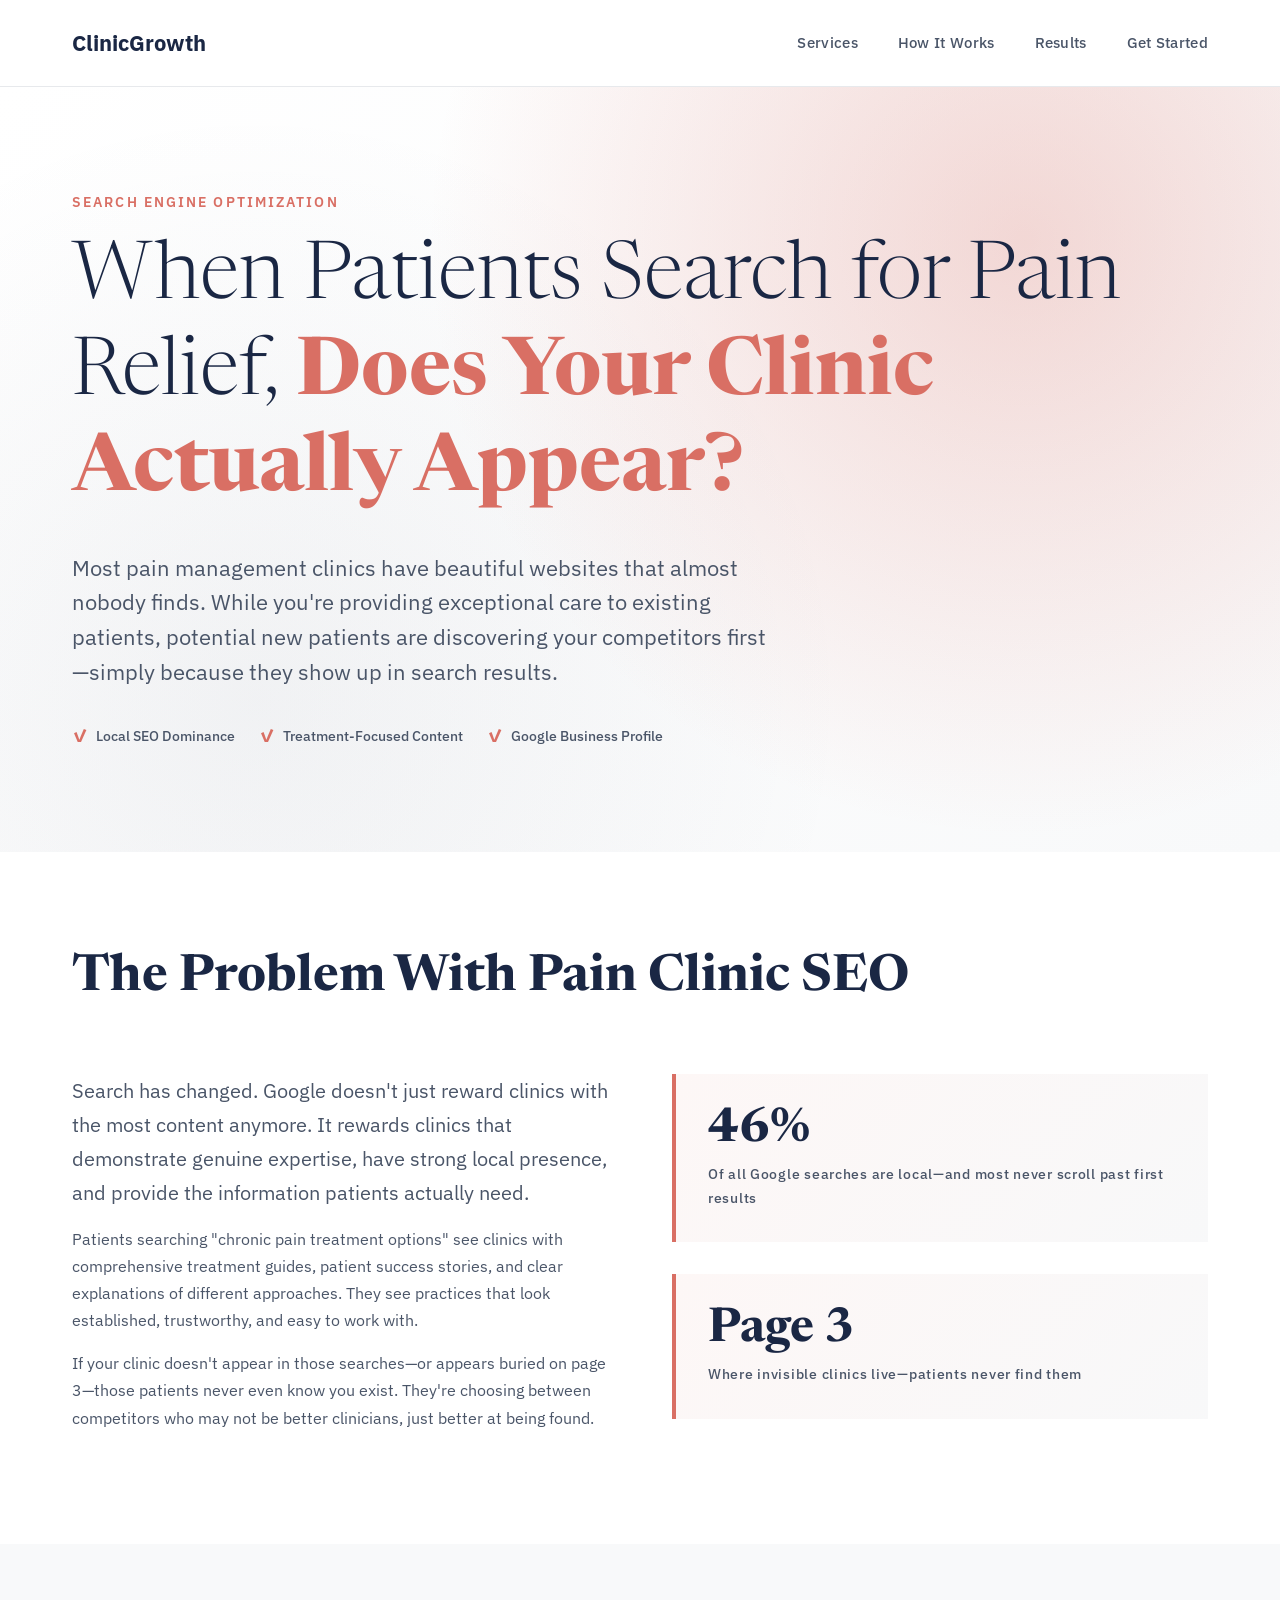
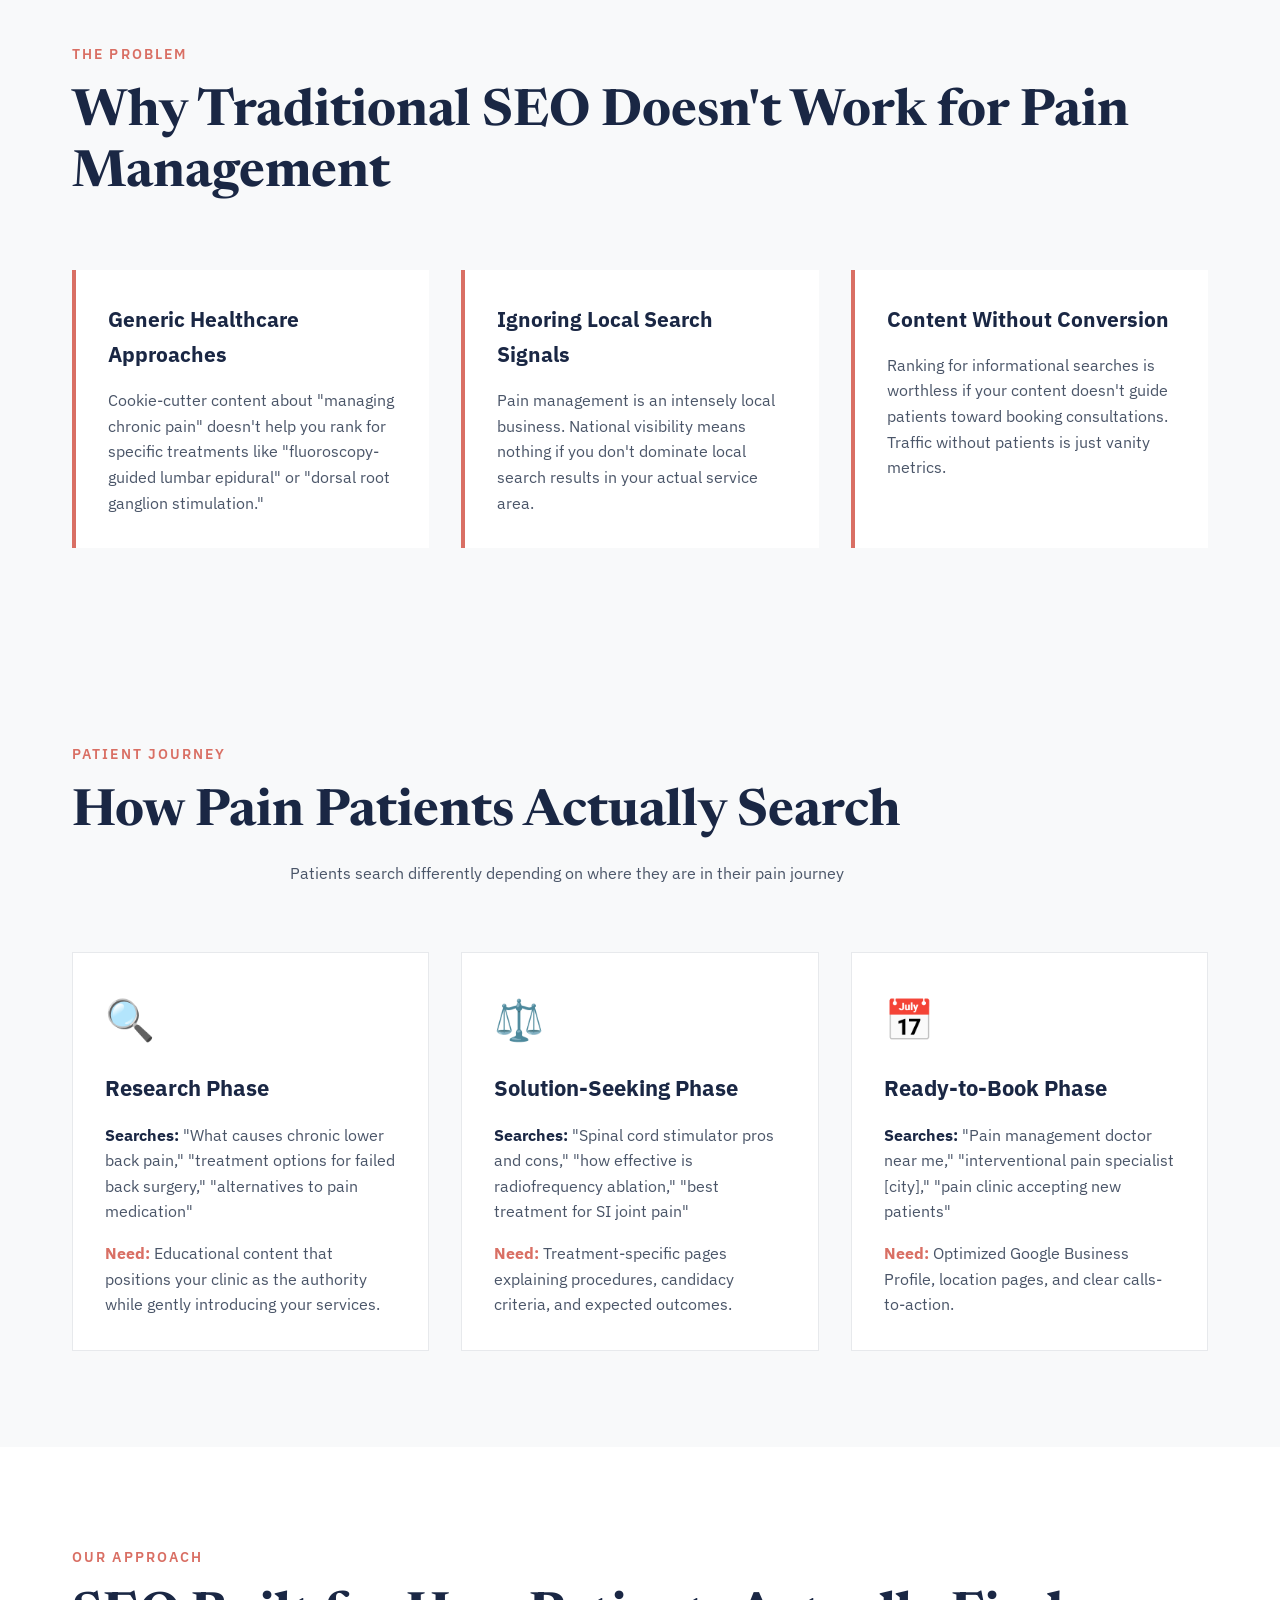
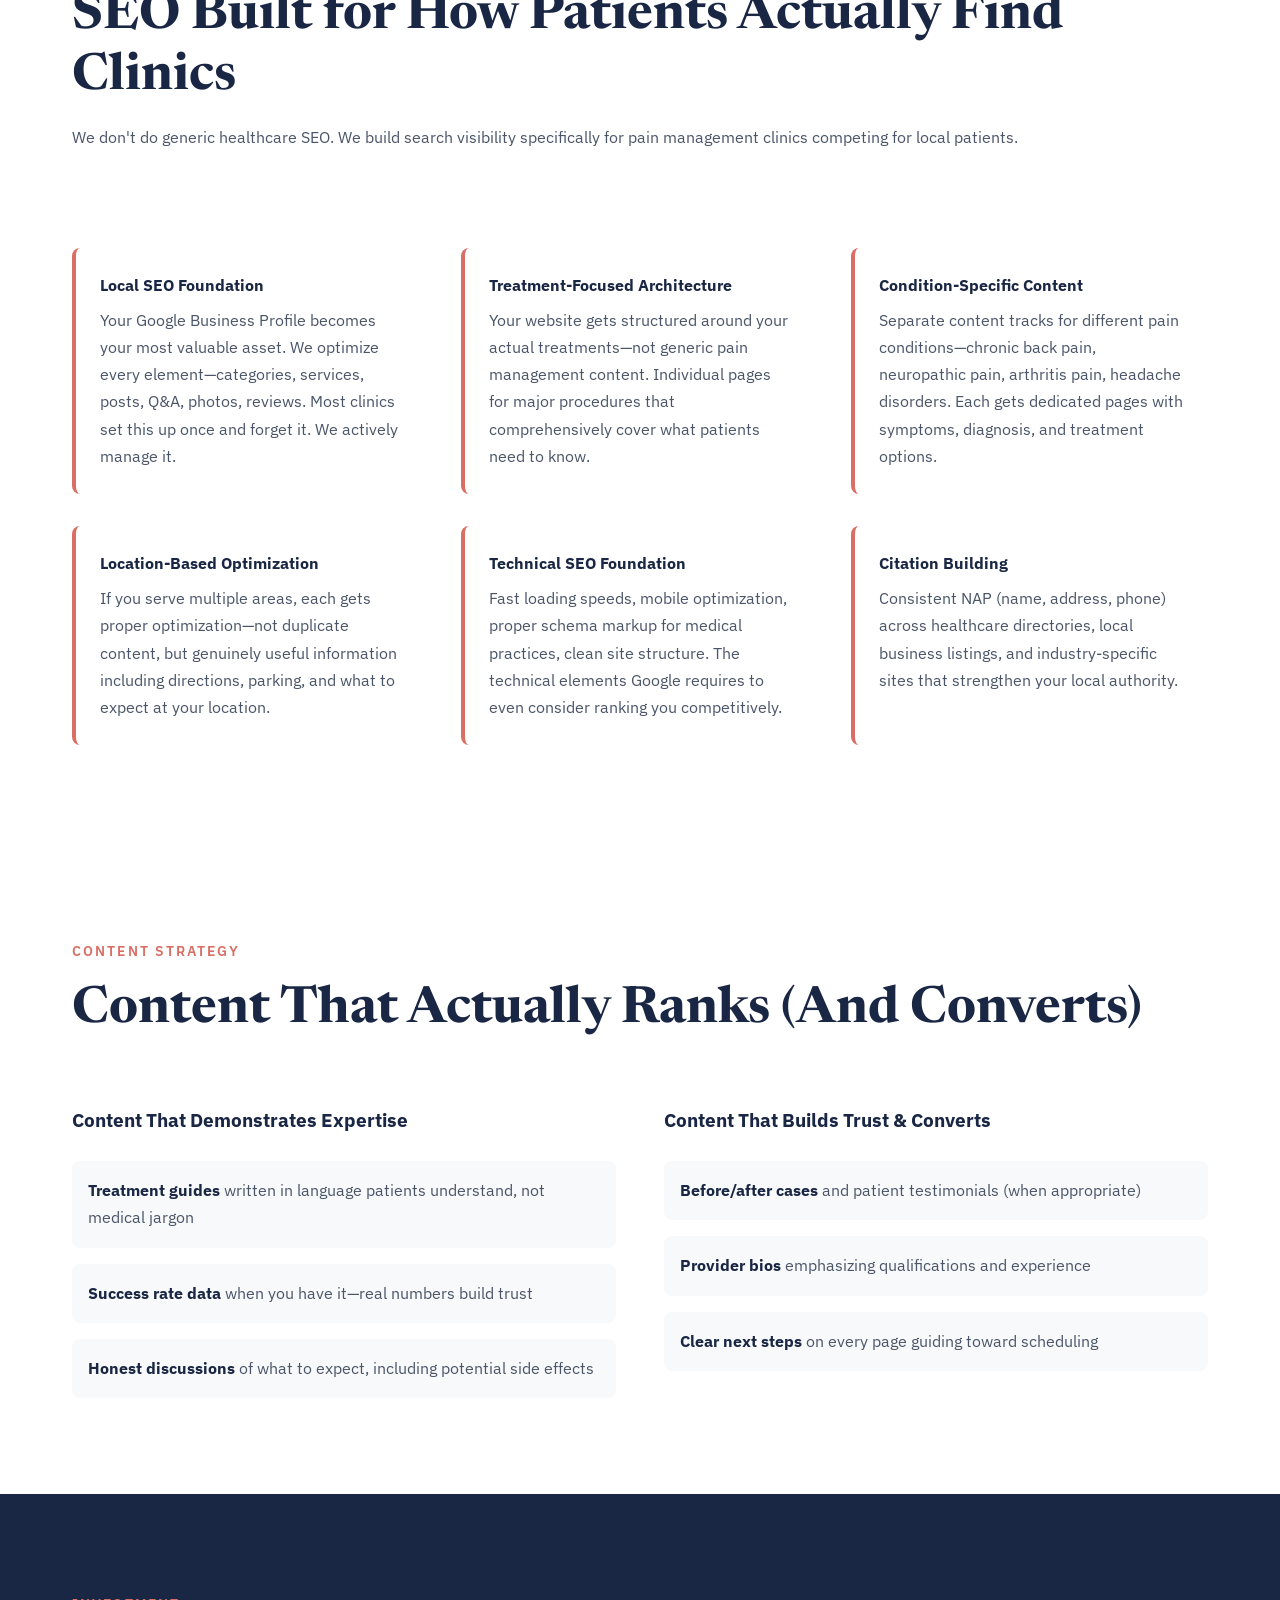
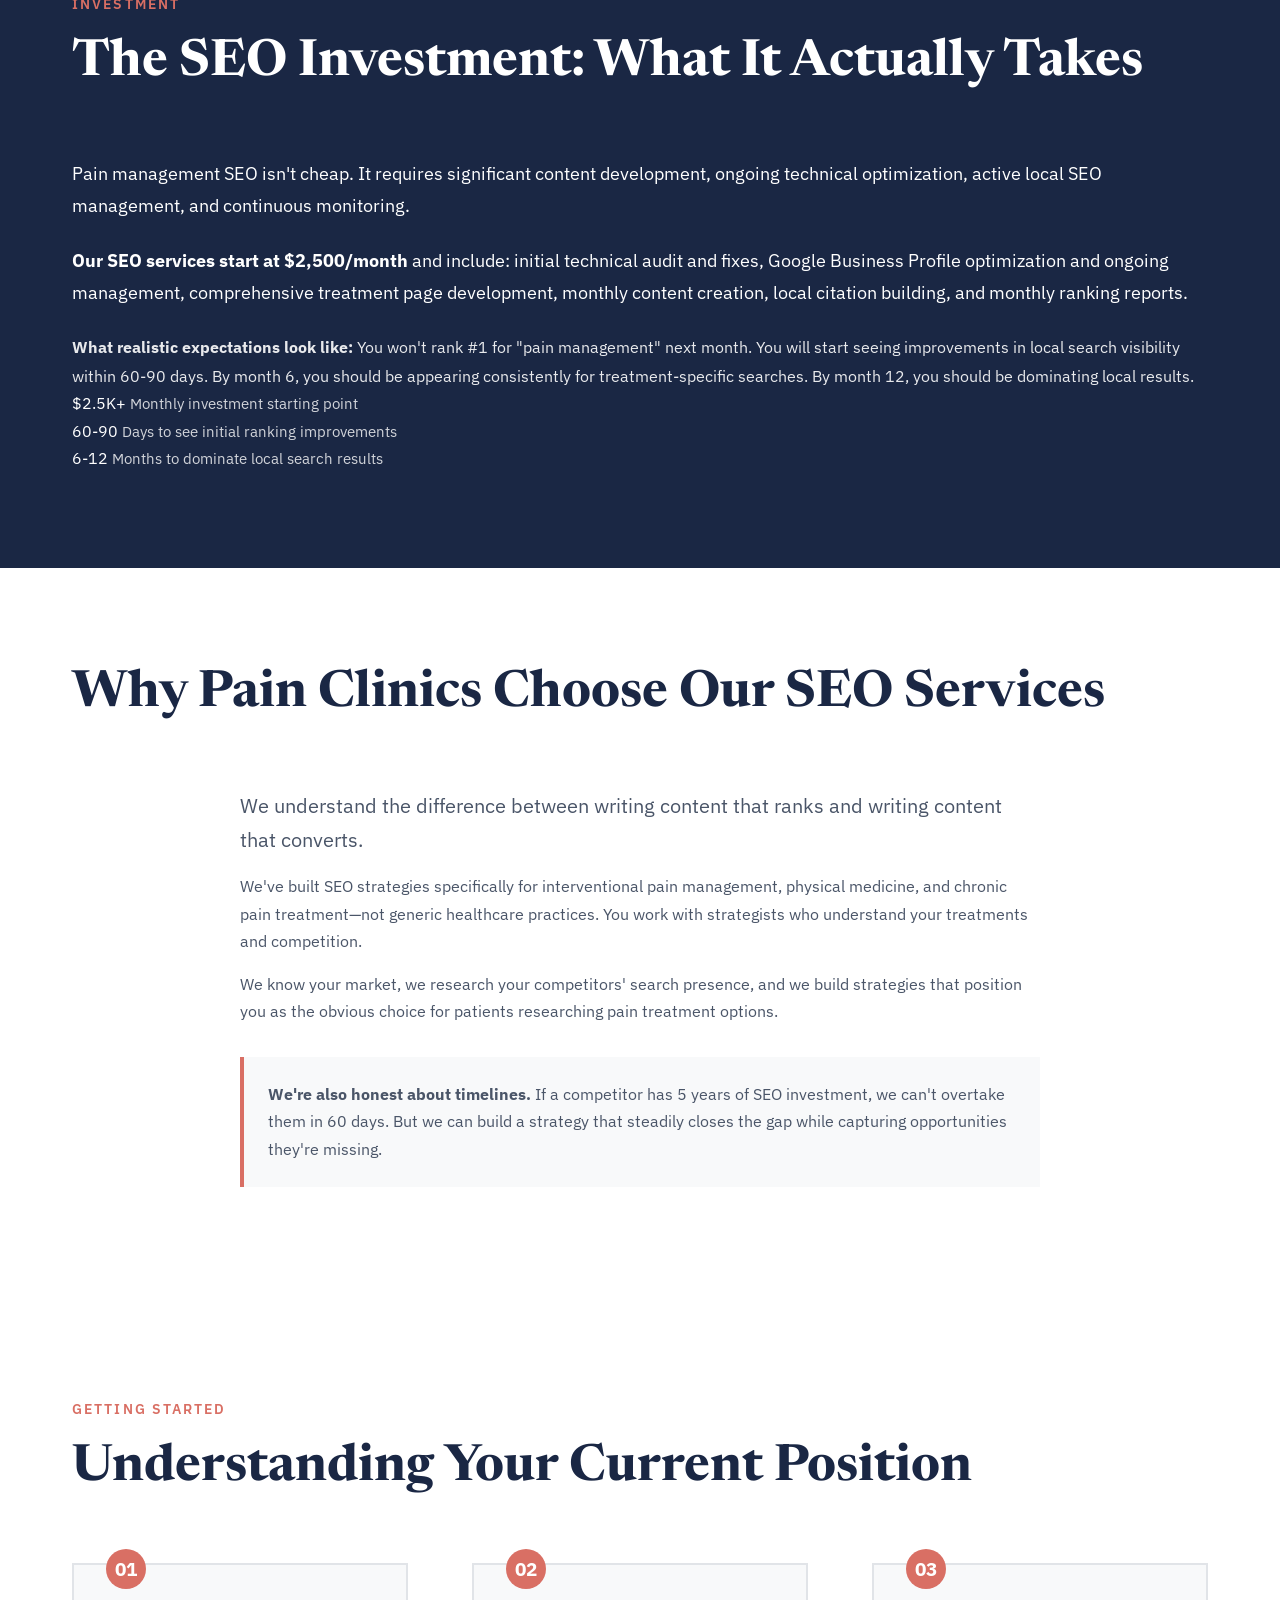
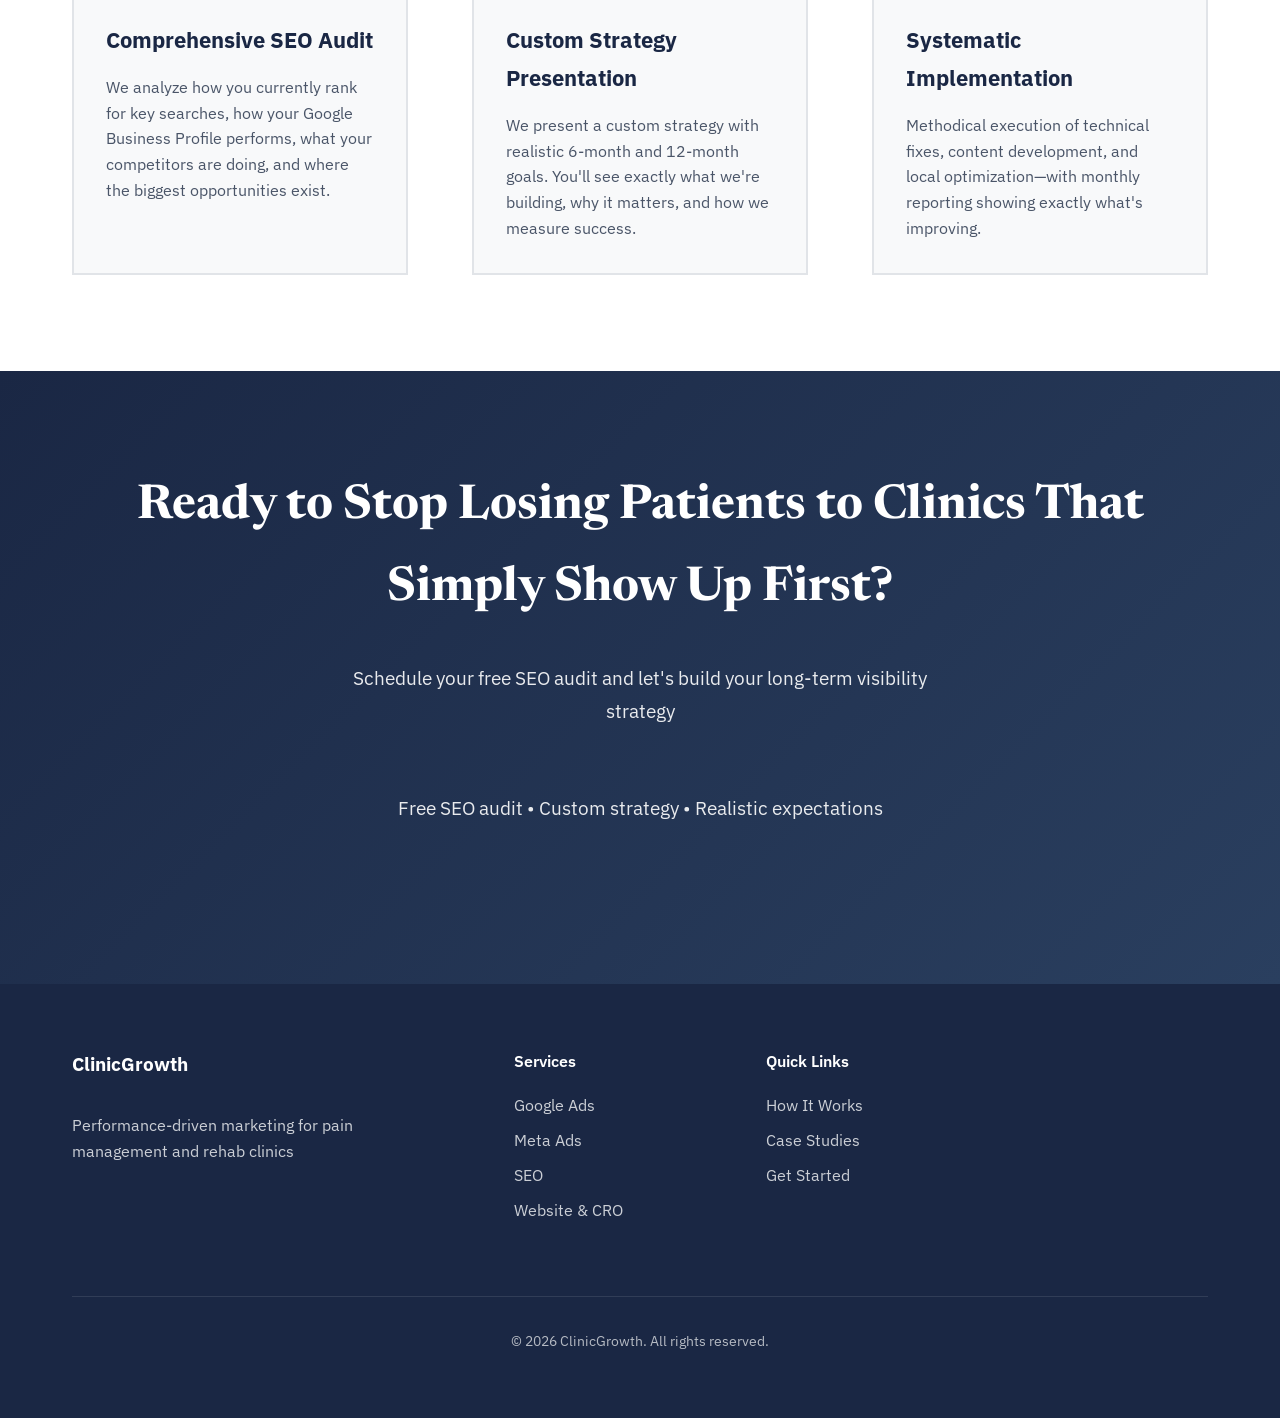
<file: seo.html>
<!DOCTYPE html>
<html lang="en">
<head>
    <meta charset="UTF-8">
    <meta name="viewport" content="width=device-width, initial-scale=1.0">
    <meta name="description" content="SEO services for pain management clinics. Local search optimization, treatment-focused content, and Google Business Profile management to dominate your market.">
    <title>SEO for Pain Management Clinics | Local Search Optimization | ClinicGrowth</title>
    <link rel="canonical" href="https://yaboixanny.github.io/clinicgrowth-website/seo.html">
    <link rel="preconnect" href="https://fonts.googleapis.com">
    <link rel="preconnect" href="https://fonts.gstatic.com" crossorigin>
    <link href="https://fonts.googleapis.com/css2?family=Newsreader:wght@200;400;700&family=IBM+Plex+Sans:wght@300;500;600;700&display=swap" rel="stylesheet">
    <link rel="stylesheet" href="styles.css">
    <script type="application/ld+json">
    {
      "@context": "https://schema.org",
      "@type": "Service",
      "@id": "https://yaboixanny.github.io/clinicgrowth-website/seo.html#service",
      "name": "SEO for Pain Management Clinics",
      "description": "Local SEO, treatment-focused content, and Google Business Profile management for pain management clinics.",
      "url": "https://yaboixanny.github.io/clinicgrowth-website/seo.html",
      "provider": { "@type": "Organization", "name": "ClinicGrowth", "url": "https://yaboixanny.github.io/clinicgrowth-website/" },
      "audience": { "@type": "Audience", "audienceType": "Pain management clinics" },
      "areaServed": "United States"
    }
    </script>
</head>
<body>
    <div class="grain-overlay"></div>

    <header>
        <nav>
            <div class="container">
                <div class="logo">
                    <a href="index.html" style="text-decoration: none; color: inherit;">
                        <span class="logo-text">ClinicGrowth</span>
                    </a>
                </div>
                <ul class="nav-menu">
                    <li><a href="index.html#services">Services</a></li>
                    <li><a href="index.html#process">How It Works</a></li>
                    <li><a href="index.html#results">Results</a></li>
                    <li><a href="index.html#contact">Get Started</a></li>
                </ul>
            </div>
        </nav>
    </header>

    <main>
        <!-- Hero Section -->
        <section class="hero">
            <div class="hero-background"></div>
            <div class="container">
                <div class="hero-content">
                    <span class="section-label">Search Engine Optimization</span>
                    <h1 class="hero-title">
                        When Patients Search for Pain Relief, <span class="title-emphasis">Does Your Clinic Actually Appear?</span>
                    </h1>
                    <p class="hero-subtitle">Most pain management clinics have beautiful websites that almost nobody finds. While you're providing exceptional care to existing patients, potential new patients are discovering your competitors first—simply because they show up in search results.</p>
                    <div class="badge-row">
                        <span class="badge">Local SEO Dominance</span>
                        <span class="badge">Treatment-Focused Content</span>
                        <span class="badge">Google Business Profile</span>
                    </div>
                </div>
            </div>
        </section>

        <!-- The Problem Section -->
        <section class="about-section">
            <div class="container">
                <div class="section-header">
                    <h2>The Problem With Pain Clinic SEO</h2>
                </div>
                <div class="about-content">
                    <div class="about-text">
                        <p class="lead">Search has changed. Google doesn't just reward clinics with the most content anymore. It rewards clinics that demonstrate genuine expertise, have strong local presence, and provide the information patients actually need.</p>
                        <p>Patients searching "chronic pain treatment options" see clinics with comprehensive treatment guides, patient success stories, and clear explanations of different approaches. They see practices that look established, trustworthy, and easy to work with.</p>
                        <p>If your clinic doesn't appear in those searches—or appears buried on page 3—those patients never even know you exist. They're choosing between competitors who may not be better clinicians, just better at being found.</p>
                    </div>
                    <div class="about-stats">
                        <div class="stat-card">
                            <div class="stat-number">46%</div>
                            <div class="stat-label">Of all Google searches are local—and most never scroll past first results</div>
                        </div>
                        <div class="stat-card">
                            <div class="stat-number">Page 3</div>
                            <div class="stat-label">Where invisible clinics live—patients never find them</div>
                        </div>
                    </div>
                </div>
            </div>
        </section>

        <!-- Why Traditional SEO Fails Section -->
        <section class="problems-section">
            <div class="container">
                <div class="section-header">
                    <span class="section-label">The Problem</span>
                    <h2>Why Traditional SEO Doesn't Work for Pain Management</h2>
                </div>
                <div class="problems-grid">
                    <div class="problem-card">
                        <h3>Generic Healthcare Approaches</h3>
                        <p>Cookie-cutter content about "managing chronic pain" doesn't help you rank for specific treatments like "fluoroscopy-guided lumbar epidural" or "dorsal root ganglion stimulation."</p>
                    </div>
                    <div class="problem-card">
                        <h3>Ignoring Local Search Signals</h3>
                        <p>Pain management is an intensely local business. National visibility means nothing if you don't dominate local search results in your actual service area.</p>
                    </div>
                    <div class="problem-card">
                        <h3>Content Without Conversion</h3>
                        <p>Ranking for informational searches is worthless if your content doesn't guide patients toward booking consultations. Traffic without patients is just vanity metrics.</p>
                    </div>
                </div>
            </div>
        </section>

        <!-- How Patients Search Section -->
        <section class="services-section">
            <div class="container">
                <div class="section-header">
                    <span class="section-label">Patient Journey</span>
                    <h2>How Pain Patients Actually Search</h2>
                    <p style="margin-top: 1rem; color: var(--color-dark-gray); max-width: 700px; margin-left: auto; margin-right: auto;">Patients search differently depending on where they are in their pain journey</p>
                </div>
                <div class="services-grid" style="grid-template-columns: repeat(auto-fit, minmax(320px, 1fr));">
                    <div class="service-card">
                        <div class="service-icon">🔍</div>
                        <h3>Research Phase</h3>
                        <p><strong style="color: var(--color-navy);">Searches:</strong> "What causes chronic lower back pain," "treatment options for failed back surgery," "alternatives to pain medication"</p>
                        <p style="margin-top: 1rem;"><strong style="color: var(--color-coral);">Need:</strong> Educational content that positions your clinic as the authority while gently introducing your services.</p>
                    </div>
                    <div class="service-card">
                        <div class="service-icon">⚖️</div>
                        <h3>Solution-Seeking Phase</h3>
                        <p><strong style="color: var(--color-navy);">Searches:</strong> "Spinal cord stimulator pros and cons," "how effective is radiofrequency ablation," "best treatment for SI joint pain"</p>
                        <p style="margin-top: 1rem;"><strong style="color: var(--color-coral);">Need:</strong> Treatment-specific pages explaining procedures, candidacy criteria, and expected outcomes.</p>
                    </div>
                    <div class="service-card">
                        <div class="service-icon">📅</div>
                        <h3>Ready-to-Book Phase</h3>
                        <p><strong style="color: var(--color-navy);">Searches:</strong> "Pain management doctor near me," "interventional pain specialist [city]," "pain clinic accepting new patients"</p>
                        <p style="margin-top: 1rem;"><strong style="color: var(--color-coral);">Need:</strong> Optimized Google Business Profile, location pages, and clear calls-to-action.</p>
                    </div>
                </div>
            </div>
        </section>

        <!-- Our Approach Section -->
        <section class="process-section">
            <div class="container">
                <div class="section-header">
                    <span class="section-label">Our Approach</span>
                    <h2>SEO Built for How Patients Actually Find Clinics</h2>
                    <p style="margin-top: 1rem; color: var(--color-dark-gray);">We don't do generic healthcare SEO. We build search visibility specifically for pain management clinics competing for local patients.</p>
                </div>
                <div class="about-content" style="grid-template-columns: 1fr;">
                    <div class="about-text">
                        <div style="display: grid; grid-template-columns: repeat(auto-fit, minmax(300px, 1fr)); gap: 2rem; margin-top: 2rem;">
                            <div style="padding: 1.5rem; background: var(--color-white); border-radius: 8px; border-left: 4px solid var(--color-coral);">
                                <h4 style="color: var(--color-navy); margin-bottom: 0.5rem; font-family: var(--font-body); font-weight: 700;">Local SEO Foundation</h4>
                                <p style="margin: 0; color: var(--color-dark-gray);">Your Google Business Profile becomes your most valuable asset. We optimize every element—categories, services, posts, Q&A, photos, reviews. Most clinics set this up once and forget it. We actively manage it.</p>
                            </div>
                            <div style="padding: 1.5rem; background: var(--color-white); border-radius: 8px; border-left: 4px solid var(--color-coral);">
                                <h4 style="color: var(--color-navy); margin-bottom: 0.5rem; font-family: var(--font-body); font-weight: 700;">Treatment-Focused Architecture</h4>
                                <p style="margin: 0; color: var(--color-dark-gray);">Your website gets structured around your actual treatments—not generic pain management content. Individual pages for major procedures that comprehensively cover what patients need to know.</p>
                            </div>
                            <div style="padding: 1.5rem; background: var(--color-white); border-radius: 8px; border-left: 4px solid var(--color-coral);">
                                <h4 style="color: var(--color-navy); margin-bottom: 0.5rem; font-family: var(--font-body); font-weight: 700;">Condition-Specific Content</h4>
                                <p style="margin: 0; color: var(--color-dark-gray);">Separate content tracks for different pain conditions—chronic back pain, neuropathic pain, arthritis pain, headache disorders. Each gets dedicated pages with symptoms, diagnosis, and treatment options.</p>
                            </div>
                            <div style="padding: 1.5rem; background: var(--color-white); border-radius: 8px; border-left: 4px solid var(--color-coral);">
                                <h4 style="color: var(--color-navy); margin-bottom: 0.5rem; font-family: var(--font-body); font-weight: 700;">Location-Based Optimization</h4>
                                <p style="margin: 0; color: var(--color-dark-gray);">If you serve multiple areas, each gets proper optimization—not duplicate content, but genuinely useful information including directions, parking, and what to expect at your location.</p>
                            </div>
                            <div style="padding: 1.5rem; background: var(--color-white); border-radius: 8px; border-left: 4px solid var(--color-coral);">
                                <h4 style="color: var(--color-navy); margin-bottom: 0.5rem; font-family: var(--font-body); font-weight: 700;">Technical SEO Foundation</h4>
                                <p style="margin: 0; color: var(--color-dark-gray);">Fast loading speeds, mobile optimization, proper schema markup for medical practices, clean site structure. The technical elements Google requires to even consider ranking you competitively.</p>
                            </div>
                            <div style="padding: 1.5rem; background: var(--color-white); border-radius: 8px; border-left: 4px solid var(--color-coral);">
                                <h4 style="color: var(--color-navy); margin-bottom: 0.5rem; font-family: var(--font-body); font-weight: 700;">Citation Building</h4>
                                <p style="margin: 0; color: var(--color-dark-gray);">Consistent NAP (name, address, phone) across healthcare directories, local business listings, and industry-specific sites that strengthen your local authority.</p>
                            </div>
                        </div>
                    </div>
                </div>
            </div>
        </section>

        <!-- Content Strategy Section -->
        <section class="about-section">
            <div class="container">
                <div class="section-header">
                    <span class="section-label">Content Strategy</span>
                    <h2>Content That Actually Ranks (And Converts)</h2>
                </div>
                <div class="about-content" style="grid-template-columns: 1fr 1fr; gap: 3rem;">
                    <div>
                        <h3 style="color: var(--color-navy); margin-bottom: 1.5rem; font-family: var(--font-body); font-weight: 700;">Content That Demonstrates Expertise</h3>
                        <ul style="list-style: none; padding: 0; display: flex; flex-direction: column; gap: 1rem;">
                            <li style="padding: 1rem; background: var(--color-light-gray); border-radius: 8px;">
                                <strong style="color: var(--color-navy);">Treatment guides</strong> written in language patients understand, not medical jargon
                            </li>
                            <li style="padding: 1rem; background: var(--color-light-gray); border-radius: 8px;">
                                <strong style="color: var(--color-navy);">Success rate data</strong> when you have it—real numbers build trust
                            </li>
                            <li style="padding: 1rem; background: var(--color-light-gray); border-radius: 8px;">
                                <strong style="color: var(--color-navy);">Honest discussions</strong> of what to expect, including potential side effects
                            </li>
                        </ul>
                    </div>
                    <div>
                        <h3 style="color: var(--color-navy); margin-bottom: 1.5rem; font-family: var(--font-body); font-weight: 700;">Content That Builds Trust & Converts</h3>
                        <ul style="list-style: none; padding: 0; display: flex; flex-direction: column; gap: 1rem;">
                            <li style="padding: 1rem; background: var(--color-light-gray); border-radius: 8px;">
                                <strong style="color: var(--color-navy);">Before/after cases</strong> and patient testimonials (when appropriate)
                            </li>
                            <li style="padding: 1rem; background: var(--color-light-gray); border-radius: 8px;">
                                <strong style="color: var(--color-navy);">Provider bios</strong> emphasizing qualifications and experience
                            </li>
                            <li style="padding: 1rem; background: var(--color-light-gray); border-radius: 8px;">
                                <strong style="color: var(--color-navy);">Clear next steps</strong> on every page guiding toward scheduling
                            </li>
                        </ul>
                    </div>
                </div>
            </div>
        </section>

        <!-- Investment Section -->
        <section class="results-section">
            <div class="container">
                <div class="section-header">
                    <span class="section-label" style="color: var(--color-coral);">Investment</span>
                    <h2 style="color: var(--color-white);">The SEO Investment: What It Actually Takes</h2>
                </div>
                <div class="results-content">
                    <div class="results-text">
                        <p style="font-size: 1.1rem; line-height: 1.8;">Pain management SEO isn't cheap. It requires significant content development, ongoing technical optimization, active local SEO management, and continuous monitoring.</p>
                        <p style="font-size: 1.1rem; line-height: 1.8; margin-top: 1.5rem;"><strong>Our SEO services start at $2,500/month</strong> and include: initial technical audit and fixes, Google Business Profile optimization and ongoing management, comprehensive treatment page development, monthly content creation, local citation building, and monthly ranking reports.</p>
                        <p style="font-size: 1rem; line-height: 1.8; margin-top: 1.5rem; opacity: 0.9;"><strong>What realistic expectations look like:</strong> You won't rank #1 for "pain management" next month. You will start seeing improvements in local search visibility within 60-90 days. By month 6, you should be appearing consistently for treatment-specific searches. By month 12, you should be dominating local results.</p>
                    </div>
                    <div class="results-stats">
                        <div class="result-item">
                            <span class="result-number">$2.5K+</span>
                            <span class="result-label">Monthly investment starting point</span>
                        </div>
                        <div class="result-item">
                            <span class="result-number">60-90</span>
                            <span class="result-label">Days to see initial ranking improvements</span>
                        </div>
                        <div class="result-item">
                            <span class="result-number">6-12</span>
                            <span class="result-label">Months to dominate local search results</span>
                        </div>
                    </div>
                </div>
            </div>
        </section>

        <!-- Why Choose Us Section -->
        <section class="about-section">
            <div class="container">
                <div class="section-header">
                    <h2>Why Pain Clinics Choose Our SEO Services</h2>
                </div>
                <div class="about-content" style="grid-template-columns: 1fr;">
                    <div class="about-text" style="max-width: 800px; margin: 0 auto;">
                        <p class="lead">We understand the difference between writing content that ranks and writing content that converts.</p>
                        <p>We've built SEO strategies specifically for interventional pain management, physical medicine, and chronic pain treatment—not generic healthcare practices. You work with strategists who understand your treatments and competition.</p>
                        <p>We know your market, we research your competitors' search presence, and we build strategies that position you as the obvious choice for patients researching pain treatment options.</p>
                        <p style="padding: 1.5rem; background: var(--color-light-gray); border-left: 4px solid var(--color-coral); margin-top: 2rem;"><strong>We're also honest about timelines.</strong> If a competitor has 5 years of SEO investment, we can't overtake them in 60 days. But we can build a strategy that steadily closes the gap while capturing opportunities they're missing.</p>
                    </div>
                </div>
            </div>
        </section>

        <!-- Getting Started Section -->
        <section class="process-section">
            <div class="container">
                <div class="section-header">
                    <span class="section-label">Getting Started</span>
                    <h2>Understanding Your Current Position</h2>
                </div>
                <div class="process-grid">
                    <div class="process-step">
                        <div class="step-number">01</div>
                        <h3>Comprehensive SEO Audit</h3>
                        <p>We analyze how you currently rank for key searches, how your Google Business Profile performs, what your competitors are doing, and where the biggest opportunities exist.</p>
                    </div>
                    <div class="process-step">
                        <div class="step-number">02</div>
                        <h3>Custom Strategy Presentation</h3>
                        <p>We present a custom strategy with realistic 6-month and 12-month goals. You'll see exactly what we're building, why it matters, and how we measure success.</p>
                    </div>
                    <div class="process-step">
                        <div class="step-number">03</div>
                        <h3>Systematic Implementation</h3>
                        <p>Methodical execution of technical fixes, content development, and local optimization—with monthly reporting showing exactly what's improving.</p>
                    </div>
                </div>
            </div>
        </section>

        <!-- CTA Section -->
        <section class="cta-section">
            <div class="container">
                <h2>Ready to Stop Losing Patients to Clinics That Simply Show Up First?</h2>
                <p>Schedule your free SEO audit and let's build your long-term visibility strategy</p>
                <p class="cta-tagline">Free SEO audit • Custom strategy • Realistic expectations</p>
            </div>
        </section>
    </main>

    <footer>
        <div class="container">
            <div class="footer-content">
                <div class="footer-about">
                    <div class="footer-brand">
                        <span>ClinicGrowth</span>
                    </div>
                    <p>Performance-driven marketing for pain management and rehab clinics</p>
                </div>
                <div class="footer-section">
                    <h4>Services</h4>
                    <ul>
                        <li><a href="google-ads.html">Google Ads</a></li>
                        <li><a href="meta-ads.html">Meta Ads</a></li>
                        <li><a href="seo.html">SEO</a></li>
                        <li><a href="website-cro.html">Website & CRO</a></li>
                    </ul>
                </div>
                <div class="footer-section">
                    <h4>Quick Links</h4>
                    <ul>
                        <li><a href="index.html#process">How It Works</a></li>
                        <li><a href="index.html#results">Case Studies</a></li>
                        <li><a href="index.html#contact">Get Started</a></li>
                    </ul>
                </div>
            </div>
            <div class="footer-bottom">
                <p class="footer-text">&copy; 2026 ClinicGrowth. All rights reserved.</p>
            </div>
        </div>
    </footer>

    <script src="script.js"></script>
</body>
</html>
</file>
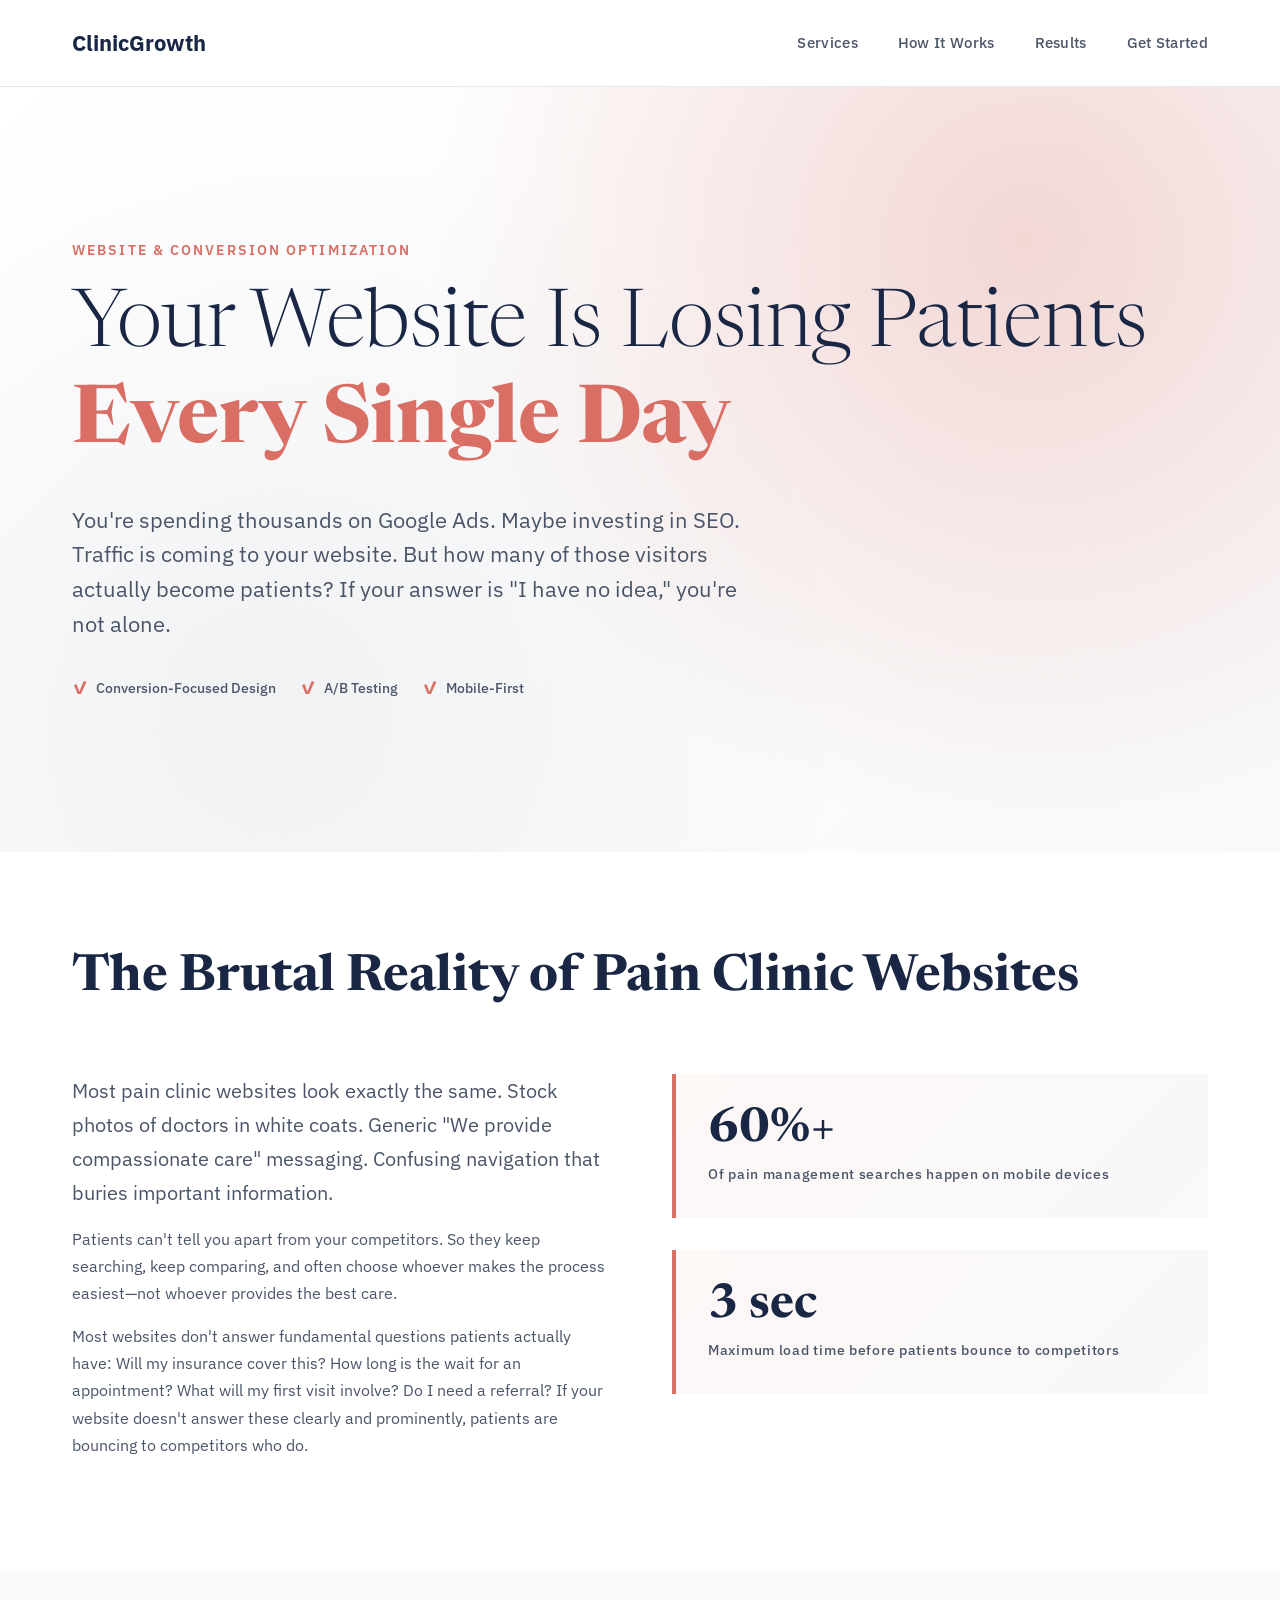
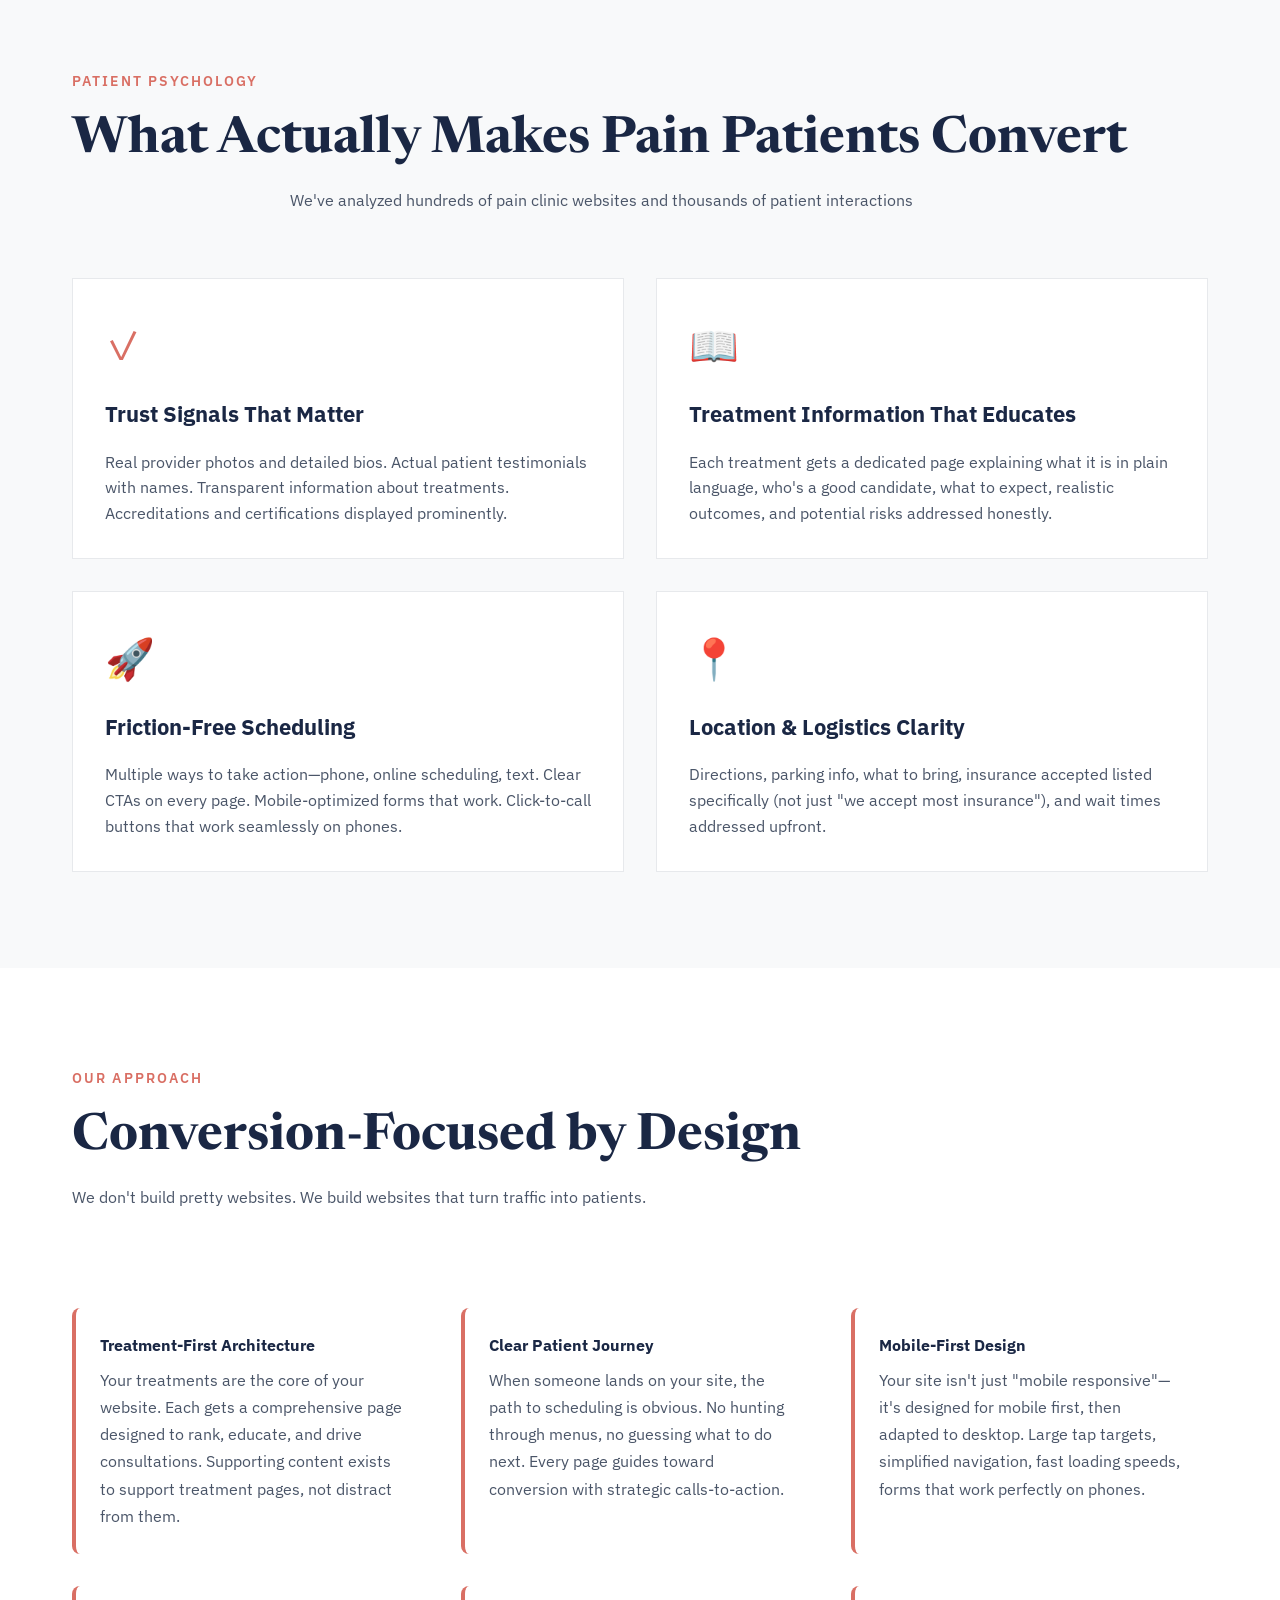
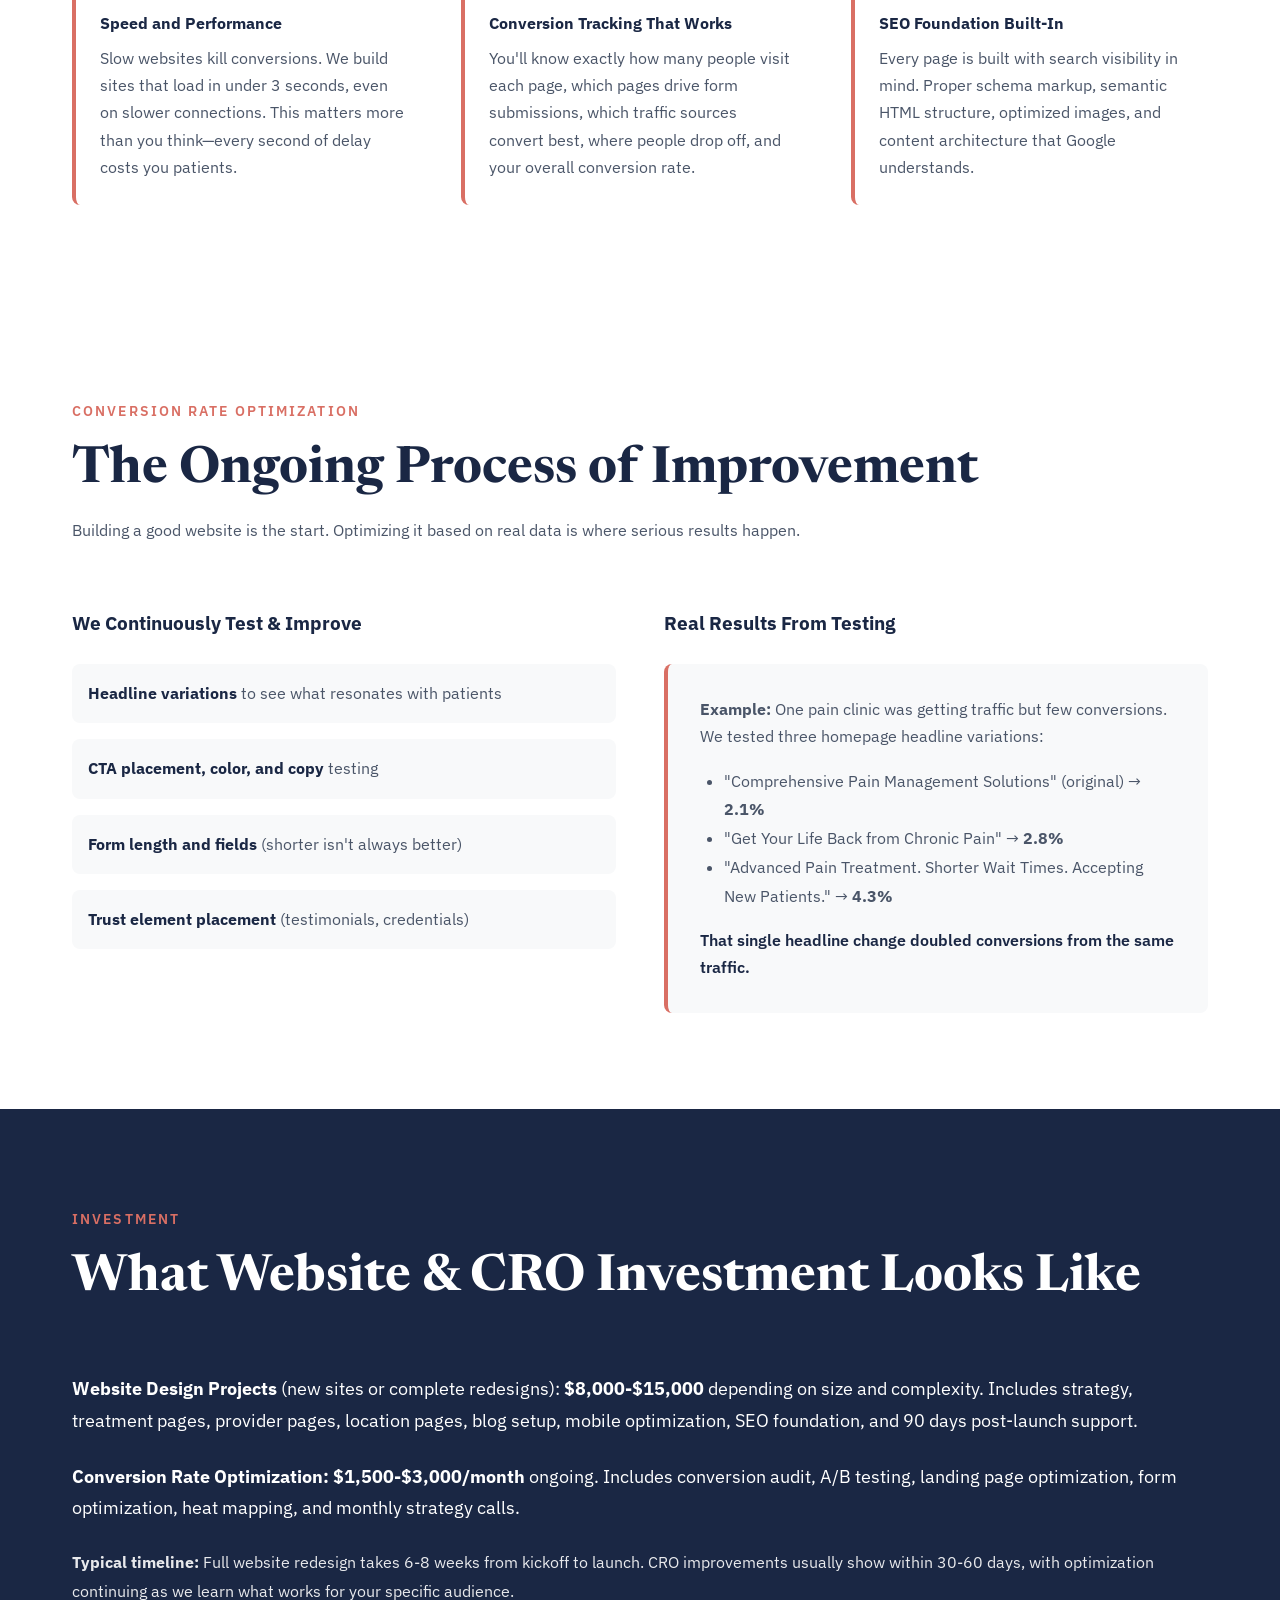
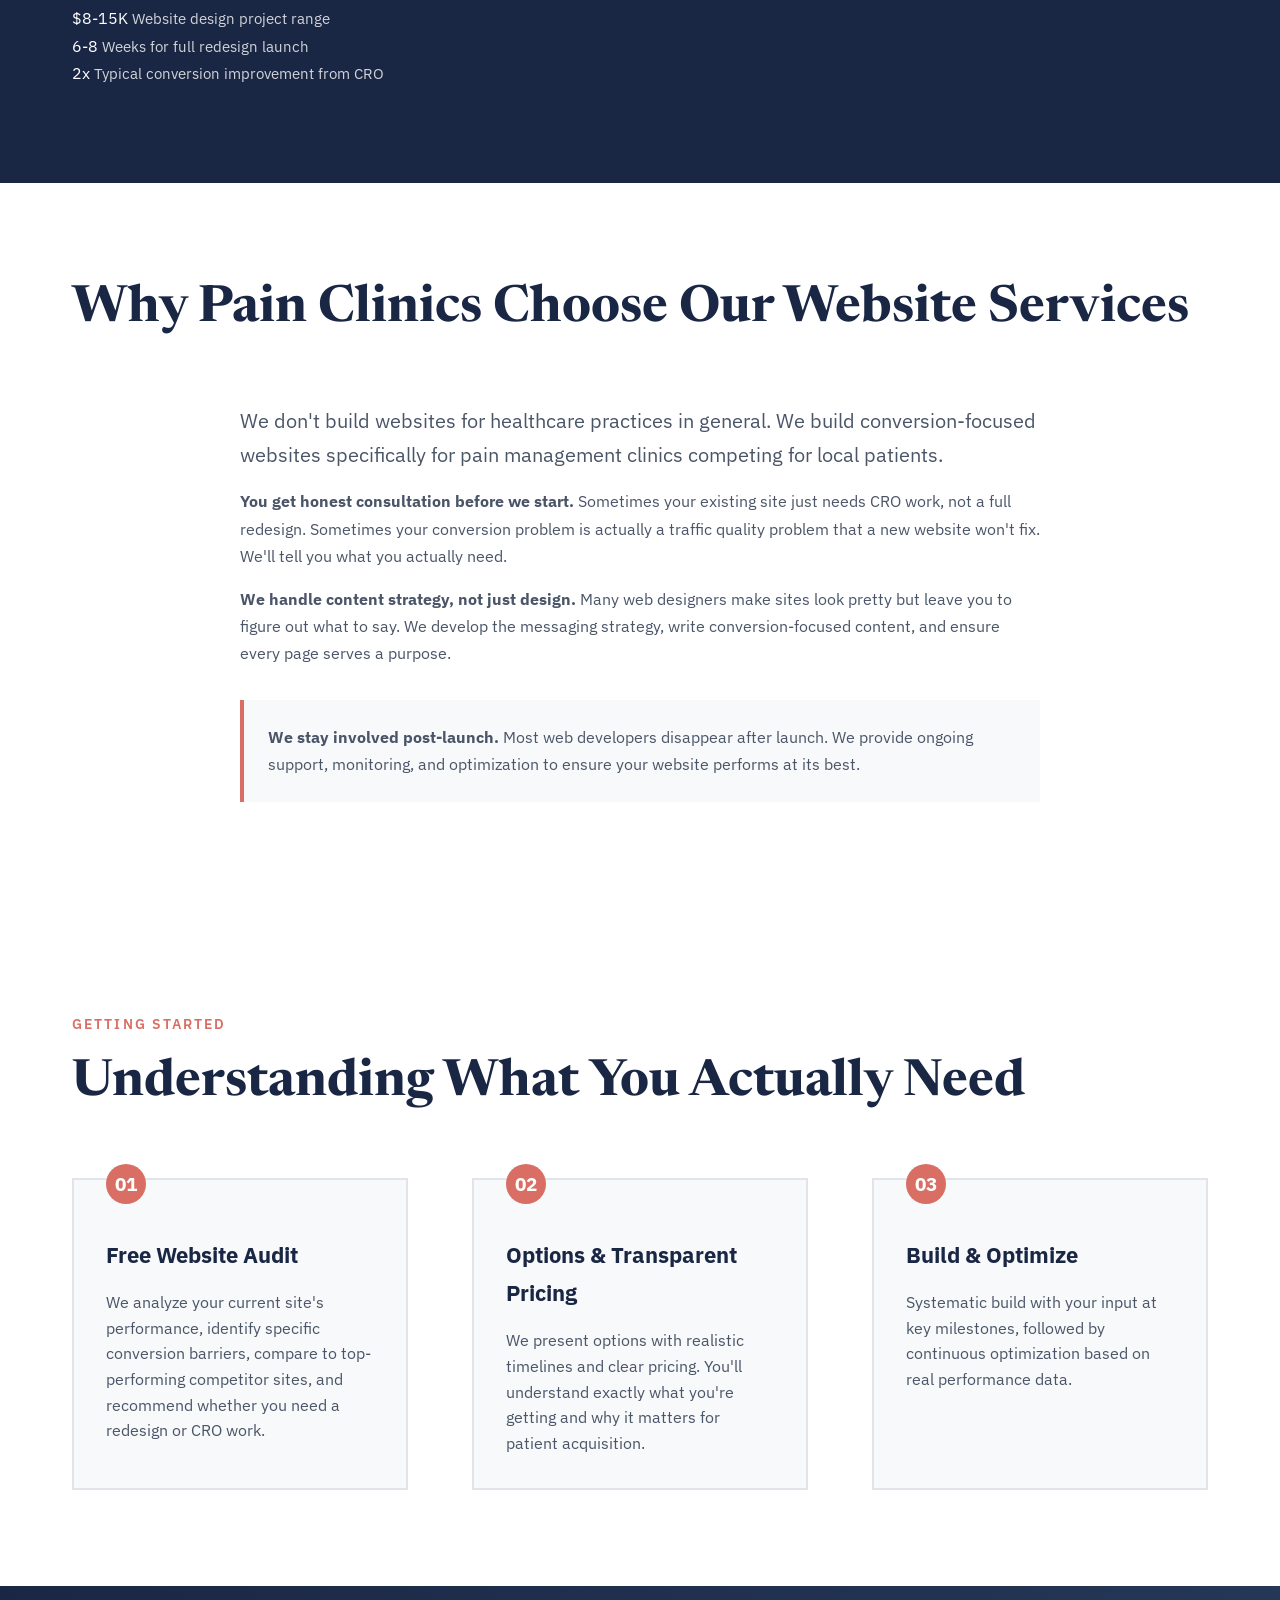
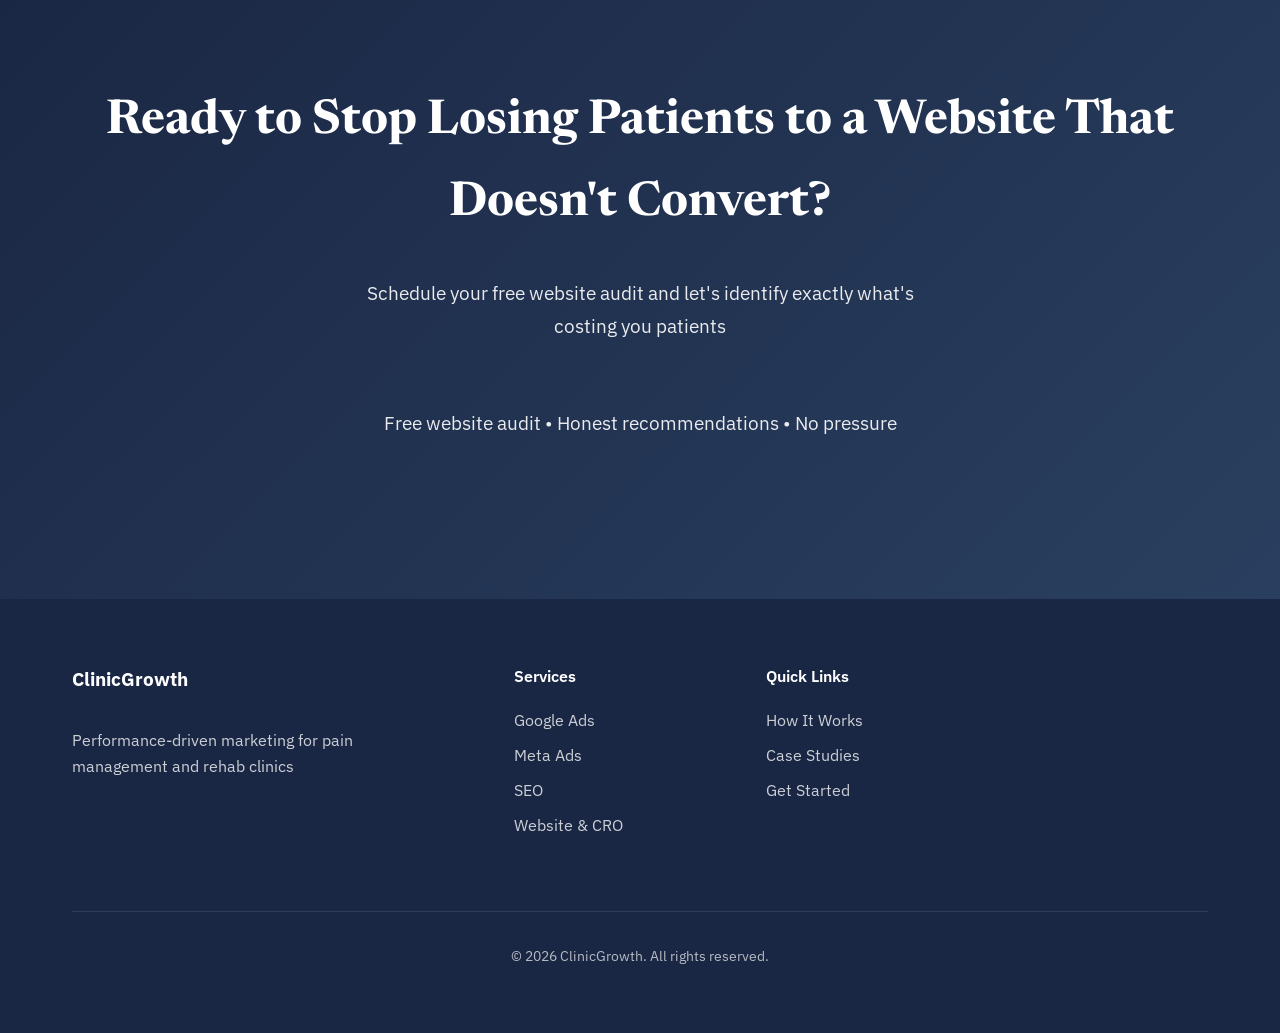
<file: website-cro.html>
<!DOCTYPE html>
<html lang="en">
<head>
    <meta charset="UTF-8">
    <meta name="viewport" content="width=device-width, initial-scale=1.0">
    <meta name="description" content="Website design and conversion rate optimization for pain management clinics. Turn more website visitors into booked appointments with conversion-focused design.">
    <title>Website Design & CRO for Pain Management Clinics | ClinicGrowth</title>
    <link rel="canonical" href="https://yaboixanny.github.io/clinicgrowth-website/website-cro.html">
    <link rel="preconnect" href="https://fonts.googleapis.com">
    <link rel="preconnect" href="https://fonts.gstatic.com" crossorigin>
    <link href="https://fonts.googleapis.com/css2?family=Newsreader:wght@200;400;700&family=IBM+Plex+Sans:wght@300;500;600;700&display=swap" rel="stylesheet">
    <link rel="stylesheet" href="styles.css">
    <script type="application/ld+json">
    { "@context": "https://schema.org", "@type": "Service", "@id": "https://yaboixanny.github.io/clinicgrowth-website/website-cro.html#service", "name": "Website Design and CRO for Pain Management Clinics", "description": "Website design and conversion rate optimization for pain management clinics.", "url": "https://yaboixanny.github.io/clinicgrowth-website/website-cro.html", "provider": { "@type": "Organization", "name": "ClinicGrowth", "url": "https://yaboixanny.github.io/clinicgrowth-website/" }, "audience": { "@type": "Audience", "audienceType": "Pain management clinics" }, "areaServed": "United States" }
    </script>
</head>
<body>
    <div class="grain-overlay"></div>

    <header>
        <nav>
            <div class="container">
                <div class="logo">
                    <a href="index.html" style="text-decoration: none; color: inherit;">
                        <span class="logo-text">ClinicGrowth</span>
                    </a>
                </div>
                <ul class="nav-menu">
                    <li><a href="index.html#services">Services</a></li>
                    <li><a href="index.html#process">How It Works</a></li>
                    <li><a href="index.html#results">Results</a></li>
                    <li><a href="index.html#contact">Get Started</a></li>
                </ul>
            </div>
        </nav>
    </header>

    <main>
        <!-- Hero Section -->
        <section class="hero">
            <div class="hero-background"></div>
            <div class="container">
                <div class="hero-content">
                    <span class="section-label">Website & Conversion Optimization</span>
                    <h1 class="hero-title">
                        Your Website Is Losing Patients <span class="title-emphasis">Every Single Day</span>
                    </h1>
                    <p class="hero-subtitle">You're spending thousands on Google Ads. Maybe investing in SEO. Traffic is coming to your website. But how many of those visitors actually become patients? If your answer is "I have no idea," you're not alone.</p>
                    <div class="badge-row">
                        <span class="badge">Conversion-Focused Design</span>
                        <span class="badge">A/B Testing</span>
                        <span class="badge">Mobile-First</span>
                    </div>
                </div>
            </div>
        </section>

        <!-- The Reality Section -->
        <section class="about-section">
            <div class="container">
                <div class="section-header">
                    <h2>The Brutal Reality of Pain Clinic Websites</h2>
                </div>
                <div class="about-content">
                    <div class="about-text">
                        <p class="lead">Most pain clinic websites look exactly the same. Stock photos of doctors in white coats. Generic "We provide compassionate care" messaging. Confusing navigation that buries important information.</p>
                        <p>Patients can't tell you apart from your competitors. So they keep searching, keep comparing, and often choose whoever makes the process easiest—not whoever provides the best care.</p>
                        <p>Most websites don't answer fundamental questions patients actually have: Will my insurance cover this? How long is the wait for an appointment? What will my first visit involve? Do I need a referral? If your website doesn't answer these clearly and prominently, patients are bouncing to competitors who do.</p>
                    </div>
                    <div class="about-stats">
                        <div class="stat-card">
                            <div class="stat-number">60%+</div>
                            <div class="stat-label">Of pain management searches happen on mobile devices</div>
                        </div>
                        <div class="stat-card">
                            <div class="stat-number">3 sec</div>
                            <div class="stat-label">Maximum load time before patients bounce to competitors</div>
                        </div>
                    </div>
                </div>
            </div>
        </section>

        <!-- What Makes Patients Convert Section -->
        <section class="services-section">
            <div class="container">
                <div class="section-header">
                    <span class="section-label">Patient Psychology</span>
                    <h2>What Actually Makes Pain Patients Convert</h2>
                    <p style="margin-top: 1rem; color: var(--color-dark-gray); max-width: 700px; margin-left: auto; margin-right: auto;">We've analyzed hundreds of pain clinic websites and thousands of patient interactions</p>
                </div>
                <div class="services-grid">
                    <div class="service-card">
                        <div class="service-icon">✓</div>
                        <h3>Trust Signals That Matter</h3>
                        <p>Real provider photos and detailed bios. Actual patient testimonials with names. Transparent information about treatments. Accreditations and certifications displayed prominently.</p>
                    </div>
                    <div class="service-card">
                        <div class="service-icon">📖</div>
                        <h3>Treatment Information That Educates</h3>
                        <p>Each treatment gets a dedicated page explaining what it is in plain language, who's a good candidate, what to expect, realistic outcomes, and potential risks addressed honestly.</p>
                    </div>
                    <div class="service-card">
                        <div class="service-icon">🚀</div>
                        <h3>Friction-Free Scheduling</h3>
                        <p>Multiple ways to take action—phone, online scheduling, text. Clear CTAs on every page. Mobile-optimized forms that work. Click-to-call buttons that work seamlessly on phones.</p>
                    </div>
                    <div class="service-card">
                        <div class="service-icon">📍</div>
                        <h3>Location & Logistics Clarity</h3>
                        <p>Directions, parking info, what to bring, insurance accepted listed specifically (not just "we accept most insurance"), and wait times addressed upfront.</p>
                    </div>
                </div>
            </div>
        </section>

        <!-- Our Approach Section -->
        <section class="process-section">
            <div class="container">
                <div class="section-header">
                    <span class="section-label">Our Approach</span>
                    <h2>Conversion-Focused by Design</h2>
                    <p style="margin-top: 1rem; color: var(--color-dark-gray);">We don't build pretty websites. We build websites that turn traffic into patients.</p>
                </div>
                <div class="about-content" style="grid-template-columns: 1fr;">
                    <div class="about-text">
                        <div style="display: grid; grid-template-columns: repeat(auto-fit, minmax(300px, 1fr)); gap: 2rem; margin-top: 2rem;">
                            <div style="padding: 1.5rem; background: var(--color-white); border-radius: 8px; border-left: 4px solid var(--color-coral);">
                                <h4 style="color: var(--color-navy); margin-bottom: 0.5rem; font-family: var(--font-body); font-weight: 700;">Treatment-First Architecture</h4>
                                <p style="margin: 0; color: var(--color-dark-gray);">Your treatments are the core of your website. Each gets a comprehensive page designed to rank, educate, and drive consultations. Supporting content exists to support treatment pages, not distract from them.</p>
                            </div>
                            <div style="padding: 1.5rem; background: var(--color-white); border-radius: 8px; border-left: 4px solid var(--color-coral);">
                                <h4 style="color: var(--color-navy); margin-bottom: 0.5rem; font-family: var(--font-body); font-weight: 700;">Clear Patient Journey</h4>
                                <p style="margin: 0; color: var(--color-dark-gray);">When someone lands on your site, the path to scheduling is obvious. No hunting through menus, no guessing what to do next. Every page guides toward conversion with strategic calls-to-action.</p>
                            </div>
                            <div style="padding: 1.5rem; background: var(--color-white); border-radius: 8px; border-left: 4px solid var(--color-coral);">
                                <h4 style="color: var(--color-navy); margin-bottom: 0.5rem; font-family: var(--font-body); font-weight: 700;">Mobile-First Design</h4>
                                <p style="margin: 0; color: var(--color-dark-gray);">Your site isn't just "mobile responsive"—it's designed for mobile first, then adapted to desktop. Large tap targets, simplified navigation, fast loading speeds, forms that work perfectly on phones.</p>
                            </div>
                            <div style="padding: 1.5rem; background: var(--color-white); border-radius: 8px; border-left: 4px solid var(--color-coral);">
                                <h4 style="color: var(--color-navy); margin-bottom: 0.5rem; font-family: var(--font-body); font-weight: 700;">Speed and Performance</h4>
                                <p style="margin: 0; color: var(--color-dark-gray);">Slow websites kill conversions. We build sites that load in under 3 seconds, even on slower connections. This matters more than you think—every second of delay costs you patients.</p>
                            </div>
                            <div style="padding: 1.5rem; background: var(--color-white); border-radius: 8px; border-left: 4px solid var(--color-coral);">
                                <h4 style="color: var(--color-navy); margin-bottom: 0.5rem; font-family: var(--font-body); font-weight: 700;">Conversion Tracking That Works</h4>
                                <p style="margin: 0; color: var(--color-dark-gray);">You'll know exactly how many people visit each page, which pages drive form submissions, which traffic sources convert best, where people drop off, and your overall conversion rate.</p>
                            </div>
                            <div style="padding: 1.5rem; background: var(--color-white); border-radius: 8px; border-left: 4px solid var(--color-coral);">
                                <h4 style="color: var(--color-navy); margin-bottom: 0.5rem; font-family: var(--font-body); font-weight: 700;">SEO Foundation Built-In</h4>
                                <p style="margin: 0; color: var(--color-dark-gray);">Every page is built with search visibility in mind. Proper schema markup, semantic HTML structure, optimized images, and content architecture that Google understands.</p>
                            </div>
                        </div>
                    </div>
                </div>
            </div>
        </section>

        <!-- CRO Section -->
        <section class="about-section">
            <div class="container">
                <div class="section-header">
                    <span class="section-label">Conversion Rate Optimization</span>
                    <h2>The Ongoing Process of Improvement</h2>
                    <p style="margin-top: 1rem; color: var(--color-dark-gray);">Building a good website is the start. Optimizing it based on real data is where serious results happen.</p>
                </div>
                <div class="about-content" style="grid-template-columns: 1fr 1fr; gap: 3rem;">
                    <div>
                        <h3 style="color: var(--color-navy); margin-bottom: 1.5rem; font-family: var(--font-body); font-weight: 700;">We Continuously Test & Improve</h3>
                        <ul style="list-style: none; padding: 0; display: flex; flex-direction: column; gap: 1rem;">
                            <li style="padding: 1rem; background: var(--color-light-gray); border-radius: 8px;">
                                <strong style="color: var(--color-navy);">Headline variations</strong> to see what resonates with patients
                            </li>
                            <li style="padding: 1rem; background: var(--color-light-gray); border-radius: 8px;">
                                <strong style="color: var(--color-navy);">CTA placement, color, and copy</strong> testing
                            </li>
                            <li style="padding: 1rem; background: var(--color-light-gray); border-radius: 8px;">
                                <strong style="color: var(--color-navy);">Form length and fields</strong> (shorter isn't always better)
                            </li>
                            <li style="padding: 1rem; background: var(--color-light-gray); border-radius: 8px;">
                                <strong style="color: var(--color-navy);">Trust element placement</strong> (testimonials, credentials)
                            </li>
                        </ul>
                    </div>
                    <div>
                        <h3 style="color: var(--color-navy); margin-bottom: 1.5rem; font-family: var(--font-body); font-weight: 700;">Real Results From Testing</h3>
                        <div style="padding: 2rem; background: var(--color-light-gray); border-radius: 8px; border-left: 4px solid var(--color-coral);">
                            <p style="margin: 0 0 1rem 0; color: var(--color-dark-gray);"><strong>Example:</strong> One pain clinic was getting traffic but few conversions. We tested three homepage headline variations:</p>
                            <ul style="margin: 1rem 0; padding-left: 1.5rem; color: var(--color-dark-gray); line-height: 1.8;">
                                <li>"Comprehensive Pain Management Solutions" (original) → <strong>2.1%</strong></li>
                                <li>"Get Your Life Back from Chronic Pain" → <strong>2.8%</strong></li>
                                <li>"Advanced Pain Treatment. Shorter Wait Times. Accepting New Patients." → <strong>4.3%</strong></li>
                            </ul>
                            <p style="margin: 0; color: var(--color-navy); font-weight: 600;">That single headline change doubled conversions from the same traffic.</p>
                        </div>
                    </div>
                </div>
            </div>
        </section>

        <!-- Investment Section -->
        <section class="results-section">
            <div class="container">
                <div class="section-header">
                    <span class="section-label" style="color: var(--color-coral);">Investment</span>
                    <h2 style="color: var(--color-white);">What Website & CRO Investment Looks Like</h2>
                </div>
                <div class="results-content">
                    <div class="results-text">
                        <p style="font-size: 1.1rem; line-height: 1.8;"><strong>Website Design Projects</strong> (new sites or complete redesigns): <strong>$8,000-$15,000</strong> depending on size and complexity. Includes strategy, treatment pages, provider pages, location pages, blog setup, mobile optimization, SEO foundation, and 90 days post-launch support.</p>
                        <p style="font-size: 1.1rem; line-height: 1.8; margin-top: 1.5rem;"><strong>Conversion Rate Optimization:</strong> <strong>$1,500-$3,000/month</strong> ongoing. Includes conversion audit, A/B testing, landing page optimization, form optimization, heat mapping, and monthly strategy calls.</p>
                        <p style="font-size: 1rem; line-height: 1.8; margin-top: 1.5rem; opacity: 0.9;"><strong>Typical timeline:</strong> Full website redesign takes 6-8 weeks from kickoff to launch. CRO improvements usually show within 30-60 days, with optimization continuing as we learn what works for your specific audience.</p>
                    </div>
                    <div class="results-stats">
                        <div class="result-item">
                            <span class="result-number">$8-15K</span>
                            <span class="result-label">Website design project range</span>
                        </div>
                        <div class="result-item">
                            <span class="result-number">6-8</span>
                            <span class="result-label">Weeks for full redesign launch</span>
                        </div>
                        <div class="result-item">
                            <span class="result-number">2x</span>
                            <span class="result-label">Typical conversion improvement from CRO</span>
                        </div>
                    </div>
                </div>
            </div>
        </section>

        <!-- Why Choose Us Section -->
        <section class="about-section">
            <div class="container">
                <div class="section-header">
                    <h2>Why Pain Clinics Choose Our Website Services</h2>
                </div>
                <div class="about-content" style="grid-template-columns: 1fr;">
                    <div class="about-text" style="max-width: 800px; margin: 0 auto;">
                        <p class="lead">We don't build websites for healthcare practices in general. We build conversion-focused websites specifically for pain management clinics competing for local patients.</p>
                        <p><strong>You get honest consultation before we start.</strong> Sometimes your existing site just needs CRO work, not a full redesign. Sometimes your conversion problem is actually a traffic quality problem that a new website won't fix. We'll tell you what you actually need.</p>
                        <p><strong>We handle content strategy, not just design.</strong> Many web designers make sites look pretty but leave you to figure out what to say. We develop the messaging strategy, write conversion-focused content, and ensure every page serves a purpose.</p>
                        <p style="padding: 1.5rem; background: var(--color-light-gray); border-left: 4px solid var(--color-coral); margin-top: 2rem;"><strong>We stay involved post-launch.</strong> Most web developers disappear after launch. We provide ongoing support, monitoring, and optimization to ensure your website performs at its best.</p>
                    </div>
                </div>
            </div>
        </section>

        <!-- Getting Started Section -->
        <section class="process-section">
            <div class="container">
                <div class="section-header">
                    <span class="section-label">Getting Started</span>
                    <h2>Understanding What You Actually Need</h2>
                </div>
                <div class="process-grid">
                    <div class="process-step">
                        <div class="step-number">01</div>
                        <h3>Free Website Audit</h3>
                        <p>We analyze your current site's performance, identify specific conversion barriers, compare to top-performing competitor sites, and recommend whether you need a redesign or CRO work.</p>
                    </div>
                    <div class="process-step">
                        <div class="step-number">02</div>
                        <h3>Options & Transparent Pricing</h3>
                        <p>We present options with realistic timelines and clear pricing. You'll understand exactly what you're getting and why it matters for patient acquisition.</p>
                    </div>
                    <div class="process-step">
                        <div class="step-number">03</div>
                        <h3>Build & Optimize</h3>
                        <p>Systematic build with your input at key milestones, followed by continuous optimization based on real performance data.</p>
                    </div>
                </div>
            </div>
        </section>

        <!-- CTA Section -->
        <section class="cta-section">
            <div class="container">
                <h2>Ready to Stop Losing Patients to a Website That Doesn't Convert?</h2>
                <p>Schedule your free website audit and let's identify exactly what's costing you patients</p>
                <p class="cta-tagline">Free website audit • Honest recommendations • No pressure</p>
            </div>
        </section>
    </main>

    <footer>
        <div class="container">
            <div class="footer-content">
                <div class="footer-about">
                    <div class="footer-brand">
                        <span>ClinicGrowth</span>
                    </div>
                    <p>Performance-driven marketing for pain management and rehab clinics</p>
                </div>
                <div class="footer-section">
                    <h4>Services</h4>
                    <ul>
                        <li><a href="google-ads.html">Google Ads</a></li>
                        <li><a href="meta-ads.html">Meta Ads</a></li>
                        <li><a href="seo.html">SEO</a></li>
                        <li><a href="website-cro.html">Website & CRO</a></li>
                    </ul>
                </div>
                <div class="footer-section">
                    <h4>Quick Links</h4>
                    <ul>
                        <li><a href="index.html#process">How It Works</a></li>
                        <li><a href="index.html#results">Case Studies</a></li>
                        <li><a href="index.html#contact">Get Started</a></li>
                    </ul>
                </div>
            </div>
            <div class="footer-bottom">
                <p class="footer-text">&copy; 2026 ClinicGrowth. All rights reserved.</p>
            </div>
        </div>
    </footer>

    <script src="script.js"></script>
</body>
</html>
</file>
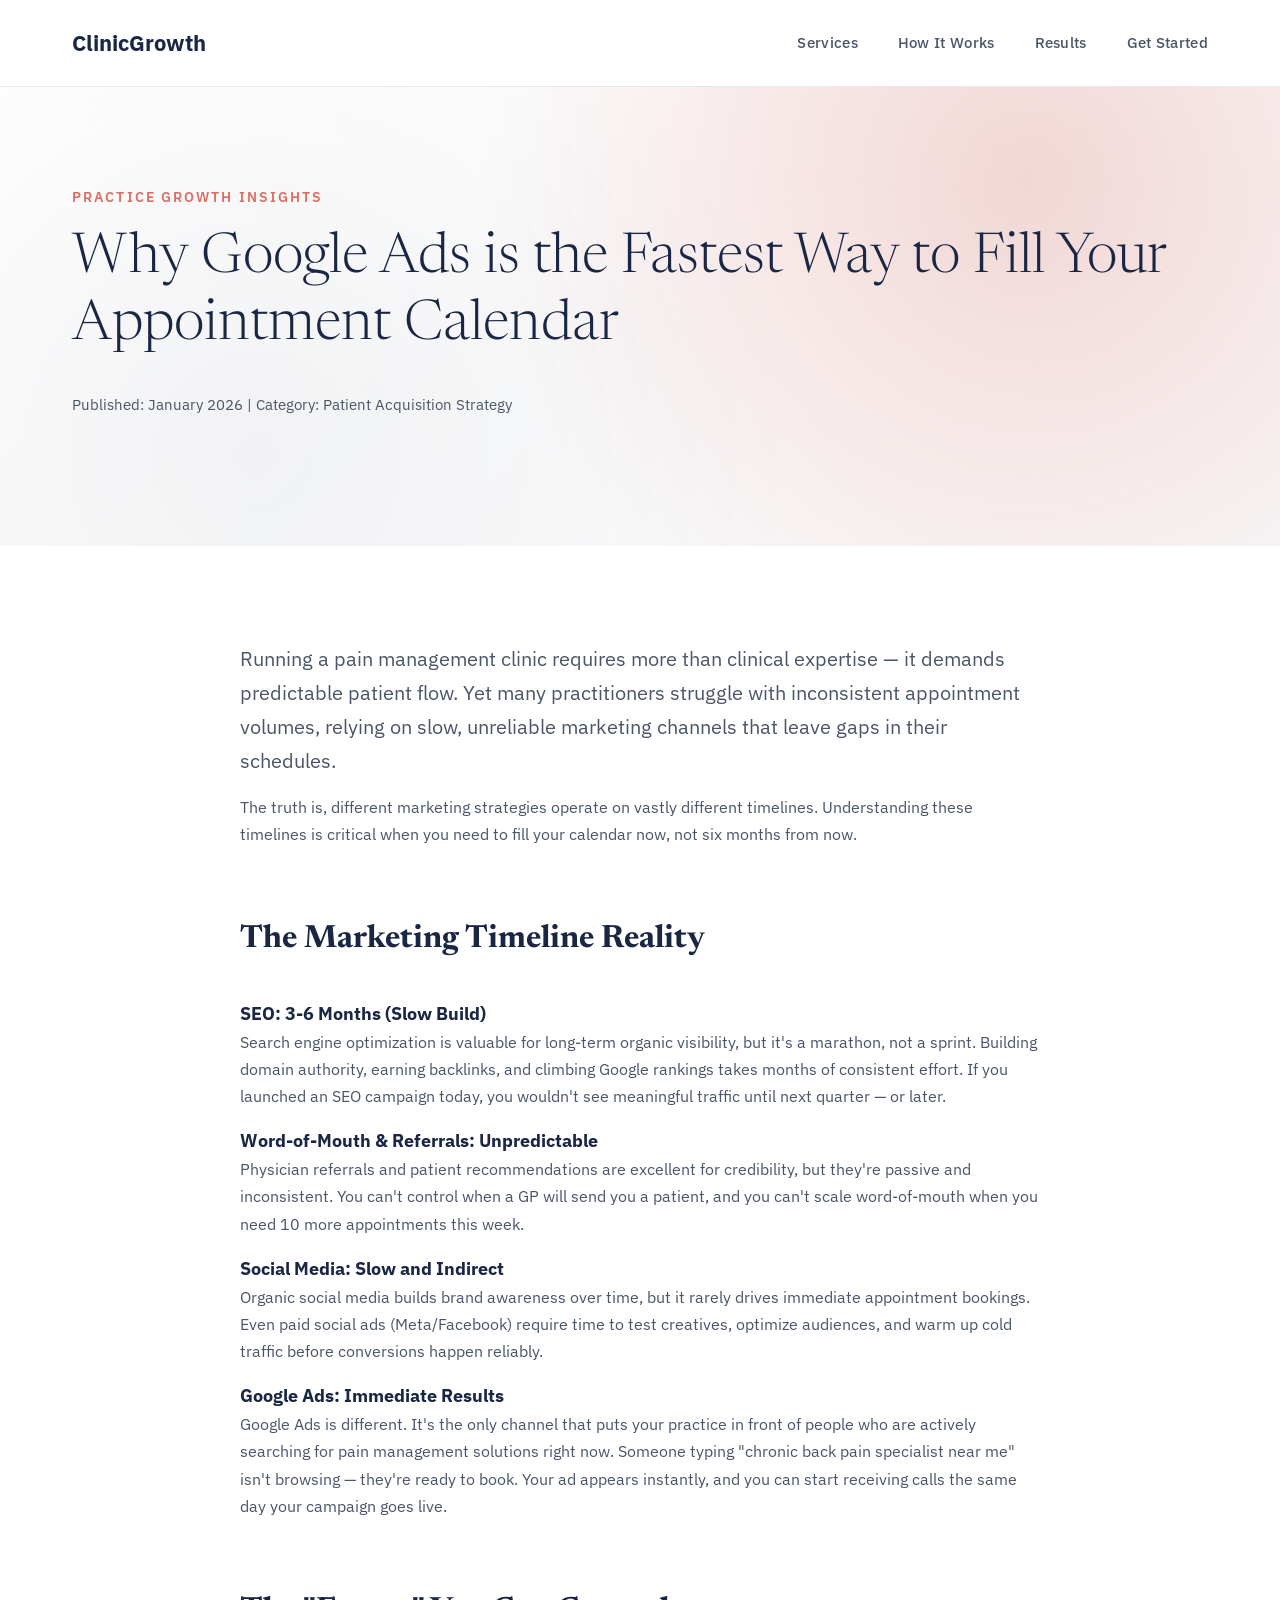
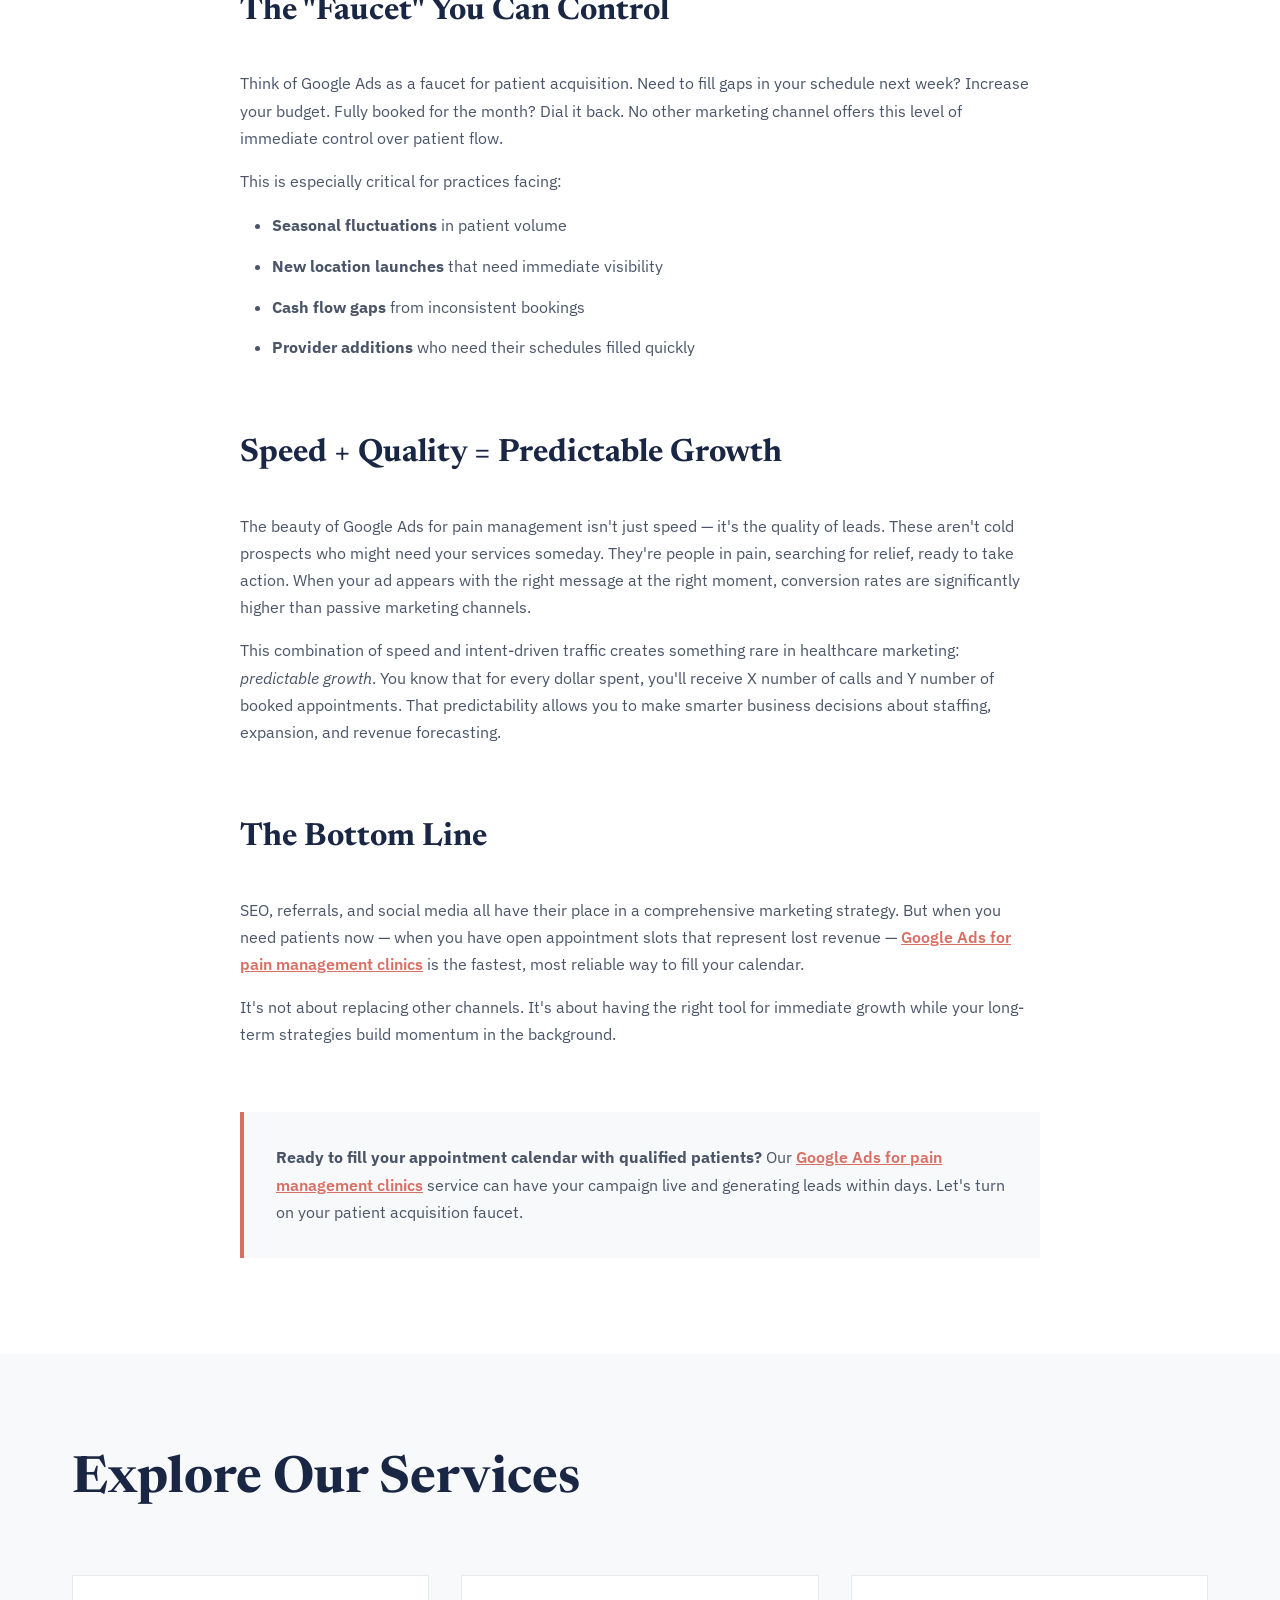
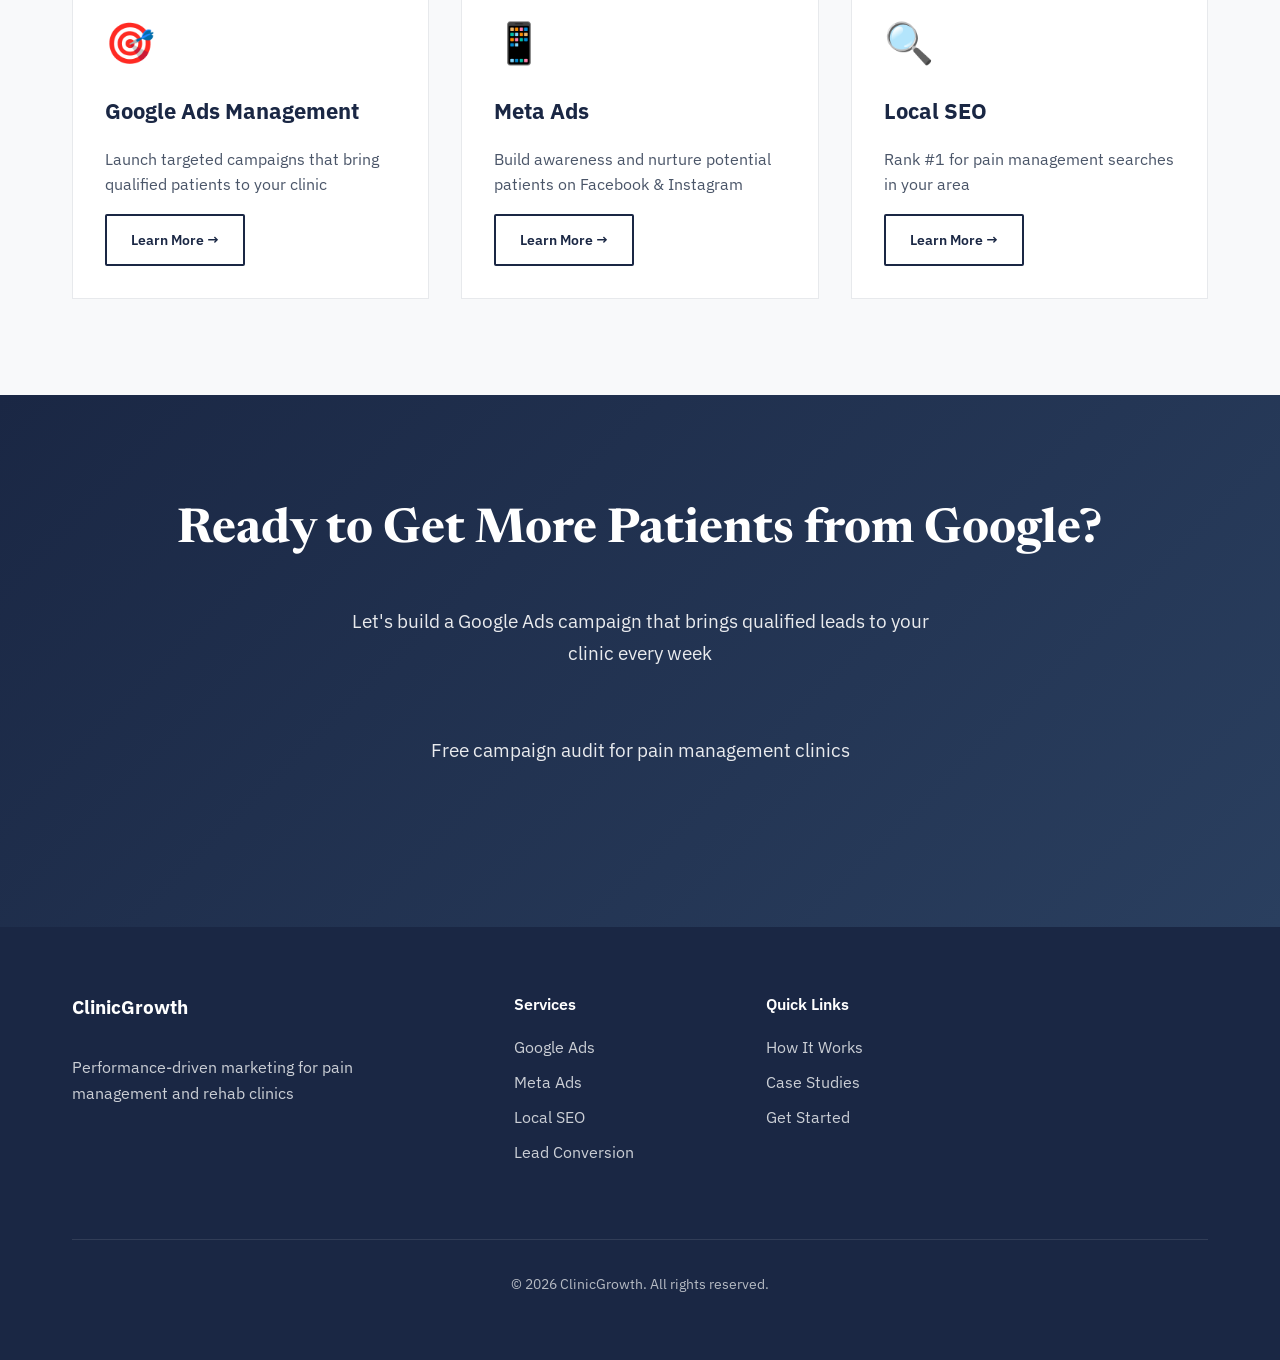
<file: why-google-ads-fastest-way-fill-appointment-calendar.html>
<!DOCTYPE html>
<html lang="en">
<head>
    <meta charset="UTF-8">
    <meta name="viewport" content="width=device-width, initial-scale=1.0">
    <meta name="description" content="Discover why Google Ads is the fastest marketing channel to fill your pain management clinic's appointment calendar with qualified patients ready to book.">
    <title>Why Google Ads is the Fastest Way to Fill Your Appointment Calendar | ClinicGrowth</title>
    <link rel="canonical" href="https://yaboixanny.github.io/clinicgrowth-website/why-google-ads-fastest-way-fill-appointment-calendar.html">
    <link rel="preconnect" href="https://fonts.googleapis.com">
    <link rel="preconnect" href="https://fonts.gstatic.com" crossorigin>
    <link href="https://fonts.googleapis.com/css2?family=Newsreader:wght@200;400;700&family=IBM+Plex+Sans:wght@300;500;600;700&display=swap" rel="stylesheet">
    <link rel="stylesheet" href="styles.css">
    <style>
        /* Blog-specific styles */
        .blog-meta {
            color: var(--color-dark-gray);
            font-size: 0.95rem;
            margin-bottom: var(--spacing-md);
        }
        .blog-content {
            max-width: 800px;
            margin: 0 auto;
        }
    </style>
    <script type="application/ld+json">
    { "@context": "https://schema.org", "@type": "Article", "headline": "Why Google Ads is the Fastest Way to Fill Your Appointment Calendar", "description": "Discover why Google Ads is the fastest marketing channel to fill your pain management clinic's appointment calendar with qualified patients ready to book.", "url": "https://yaboixanny.github.io/clinicgrowth-website/why-google-ads-fastest-way-fill-appointment-calendar.html", "author": { "@type": "Organization", "name": "ClinicGrowth" }, "publisher": { "@type": "Organization", "name": "ClinicGrowth", "url": "https://yaboixanny.github.io/clinicgrowth-website/" }, "mainEntityOfPage": "https://yaboixanny.github.io/clinicgrowth-website/why-google-ads-fastest-way-fill-appointment-calendar.html" }
    </script>
</head>
<body>
    <div class="grain-overlay"></div>

    <header>
        <nav>
            <div class="container">
                <div class="logo">
                    <a href="index.html" style="text-decoration: none; color: inherit;">
                        <span class="logo-text">ClinicGrowth</span>
                    </a>
                </div>
                <ul class="nav-menu">
                    <li><a href="index.html#services">Services</a></li>
                    <li><a href="index.html#process">How It Works</a></li>
                    <li><a href="index.html#results">Results</a></li>
                    <li><a href="index.html#contact">Get Started</a></li>
                </ul>
            </div>
        </nav>
    </header>

    <main>
        <!-- Hero Section -->
        <section class="hero" style="min-height: 50vh;">
            <div class="hero-background"></div>
            <div class="container">
                <div class="hero-content">
                    <span class="section-label">Practice Growth Insights</span>
                    <h1 class="hero-title" style="font-size: clamp(2rem, 5vw, 3.5rem);">
                        Why Google Ads is the Fastest Way to Fill Your Appointment Calendar
                    </h1>
                    <div class="blog-meta">
                        Published: January 2026 | Category: Patient Acquisition Strategy
                    </div>
                </div>
            </div>
        </section>

        <!-- Blog Content Section -->
        <section class="about-section" style="background-color: var(--color-white);">
            <div class="container">
                <div class="blog-content">
                    <div class="about-text">
                        <p class="lead">Running a pain management clinic requires more than clinical expertise — it demands predictable patient flow. Yet many practitioners struggle with inconsistent appointment volumes, relying on slow, unreliable marketing channels that leave gaps in their schedules.</p>

                        <p>The truth is, different marketing strategies operate on vastly different timelines. Understanding these timelines is critical when you need to fill your calendar now, not six months from now.</p>

                        <h2 style="font-family: var(--font-display); font-size: 2rem; font-weight: 700; color: var(--color-navy); margin-top: var(--spacing-lg); margin-bottom: var(--spacing-md);">The Marketing Timeline Reality</h2>

                        <p><strong style="color: var(--color-navy); font-size: 1.1rem;">SEO: 3-6 Months (Slow Build)</strong><br>
                        Search engine optimization is valuable for long-term organic visibility, but it's a marathon, not a sprint. Building domain authority, earning backlinks, and climbing Google rankings takes months of consistent effort. If you launched an SEO campaign today, you wouldn't see meaningful traffic until next quarter — or later.</p>

                        <p><strong style="color: var(--color-navy); font-size: 1.1rem;">Word-of-Mouth & Referrals: Unpredictable</strong><br>
                        Physician referrals and patient recommendations are excellent for credibility, but they're passive and inconsistent. You can't control when a GP will send you a patient, and you can't scale word-of-mouth when you need 10 more appointments this week.</p>

                        <p><strong style="color: var(--color-navy); font-size: 1.1rem;">Social Media: Slow and Indirect</strong><br>
                        Organic social media builds brand awareness over time, but it rarely drives immediate appointment bookings. Even paid social ads (Meta/Facebook) require time to test creatives, optimize audiences, and warm up cold traffic before conversions happen reliably.</p>

                        <p><strong style="color: var(--color-navy); font-size: 1.1rem;">Google Ads: Immediate Results</strong><br>
                        Google Ads is different. It's the only channel that puts your practice in front of people who are actively searching for pain management solutions right now. Someone typing "chronic back pain specialist near me" isn't browsing — they're ready to book. Your ad appears instantly, and you can start receiving calls the same day your campaign goes live.</p>

                        <h2 style="font-family: var(--font-display); font-size: 2rem; font-weight: 700; color: var(--color-navy); margin-top: var(--spacing-lg); margin-bottom: var(--spacing-md);">The "Faucet" You Can Control</h2>

                        <p>Think of Google Ads as a faucet for patient acquisition. Need to fill gaps in your schedule next week? Increase your budget. Fully booked for the month? Dial it back. No other marketing channel offers this level of immediate control over patient flow.</p>

                        <p>This is especially critical for practices facing:</p>

                        <ul style="margin-left: 2rem; margin-top: var(--spacing-sm); margin-bottom: var(--spacing-md); line-height: 1.8;">
                            <li style="margin-bottom: 0.75rem;"><strong>Seasonal fluctuations</strong> in patient volume</li>
                            <li style="margin-bottom: 0.75rem;"><strong>New location launches</strong> that need immediate visibility</li>
                            <li style="margin-bottom: 0.75rem;"><strong>Cash flow gaps</strong> from inconsistent bookings</li>
                            <li style="margin-bottom: 0.75rem;"><strong>Provider additions</strong> who need their schedules filled quickly</li>
                        </ul>

                        <h2 style="font-family: var(--font-display); font-size: 2rem; font-weight: 700; color: var(--color-navy); margin-top: var(--spacing-lg); margin-bottom: var(--spacing-md);">Speed + Quality = Predictable Growth</h2>

                        <p>The beauty of Google Ads for pain management isn't just speed — it's the quality of leads. These aren't cold prospects who might need your services someday. They're people in pain, searching for relief, ready to take action. When your ad appears with the right message at the right moment, conversion rates are significantly higher than passive marketing channels.</p>

                        <p>This combination of speed and intent-driven traffic creates something rare in healthcare marketing: <em>predictable growth</em>. You know that for every dollar spent, you'll receive X number of calls and Y number of booked appointments. That predictability allows you to make smarter business decisions about staffing, expansion, and revenue forecasting.</p>

                        <h2 style="font-family: var(--font-display); font-size: 2rem; font-weight: 700; color: var(--color-navy); margin-top: var(--spacing-lg); margin-bottom: var(--spacing-md);">The Bottom Line</h2>

                        <p>SEO, referrals, and social media all have their place in a comprehensive marketing strategy. But when you need patients now — when you have open appointment slots that represent lost revenue — <a href="google-ads.html" style="color: var(--color-coral); font-weight: 600; text-decoration: underline;">Google Ads for pain management clinics</a> is the fastest, most reliable way to fill your calendar.</p>

                        <p>It's not about replacing other channels. It's about having the right tool for immediate growth while your long-term strategies build momentum in the background.</p>

                        <div style="margin-top: var(--spacing-lg); padding: var(--spacing-md); background-color: var(--color-light-gray); border-left: 4px solid var(--color-coral);">
                            <p style="margin: 0;"><strong>Ready to fill your appointment calendar with qualified patients?</strong> Our <a href="google-ads.html" style="color: var(--color-coral); font-weight: 600; text-decoration: underline;">Google Ads for pain management clinics</a> service can have your campaign live and generating leads within days. Let's turn on your patient acquisition faucet.</p>
                        </div>
                    </div>
                </div>
            </div>
        </section>

        <!-- Related Content Section -->
        <section class="services-section">
            <div class="container">
                <div class="section-header">
                    <h2>Explore Our Services</h2>
                </div>
                <div class="services-grid" style="grid-template-columns: repeat(auto-fit, minmax(280px, 1fr));">
                    <div class="service-card">
                        <div class="service-icon">🎯</div>
                        <h3>Google Ads Management</h3>
                        <p>Launch targeted campaigns that bring qualified patients to your clinic</p>
                        <a href="google-ads.html" class="btn btn-secondary" style="margin-top: 1rem; display: inline-block; padding: 0.75rem 1.5rem; font-size: 0.9rem;">Learn More →</a>
                    </div>
                    <div class="service-card">
                        <div class="service-icon">📱</div>
                        <h3>Meta Ads</h3>
                        <p>Build awareness and nurture potential patients on Facebook & Instagram</p>
                        <a href="meta-ads.html" class="btn btn-secondary" style="margin-top: 1rem; display: inline-block; padding: 0.75rem 1.5rem; font-size: 0.9rem;">Learn More →</a>
                    </div>
                    <div class="service-card">
                        <div class="service-icon">🔍</div>
                        <h3>Local SEO</h3>
                        <p>Rank #1 for pain management searches in your area</p>
                        <a href="seo.html" class="btn btn-secondary" style="margin-top: 1rem; display: inline-block; padding: 0.75rem 1.5rem; font-size: 0.9rem;">Learn More →</a>
                    </div>
                </div>
            </div>
        </section>

        <!-- CTA Section -->
        <section class="cta-section">
            <div class="container">
                <h2>Ready to Get More Patients from Google?</h2>
                <p>Let's build a Google Ads campaign that brings qualified leads to your clinic every week</p>
                <p class="cta-tagline">Free campaign audit for pain management clinics</p>
            </div>
        </section>
    </main>

    <footer>
        <div class="container">
            <div class="footer-content">
                <div class="footer-about">
                    <div class="footer-brand">
                        <span>ClinicGrowth</span>
                    </div>
                    <p>Performance-driven marketing for pain management and rehab clinics</p>
                </div>

                <div class="footer-section">
                    <h4>Services</h4>
                    <ul>
                        <li><a href="google-ads.html">Google Ads</a></li>
                        <li><a href="meta-ads.html">Meta Ads</a></li>
                        <li><a href="seo.html">Local SEO</a></li>
                        <li><a href="index.html#services">Lead Conversion</a></li>
                    </ul>
                </div>

                <div class="footer-section">
                    <h4>Quick Links</h4>
                    <ul>
                        <li><a href="index.html#process">How It Works</a></li>
                        <li><a href="index.html#results">Case Studies</a></li>
                        <li><a href="index.html#contact">Get Started</a></li>
                    </ul>
                </div>

            </div>

            <div class="footer-bottom">
                <p class="footer-text">&copy; 2026 ClinicGrowth. All rights reserved.</p>
            </div>
        </div>
    </footer>

    <script src="script.js"></script>
</body>
</html>
</file>
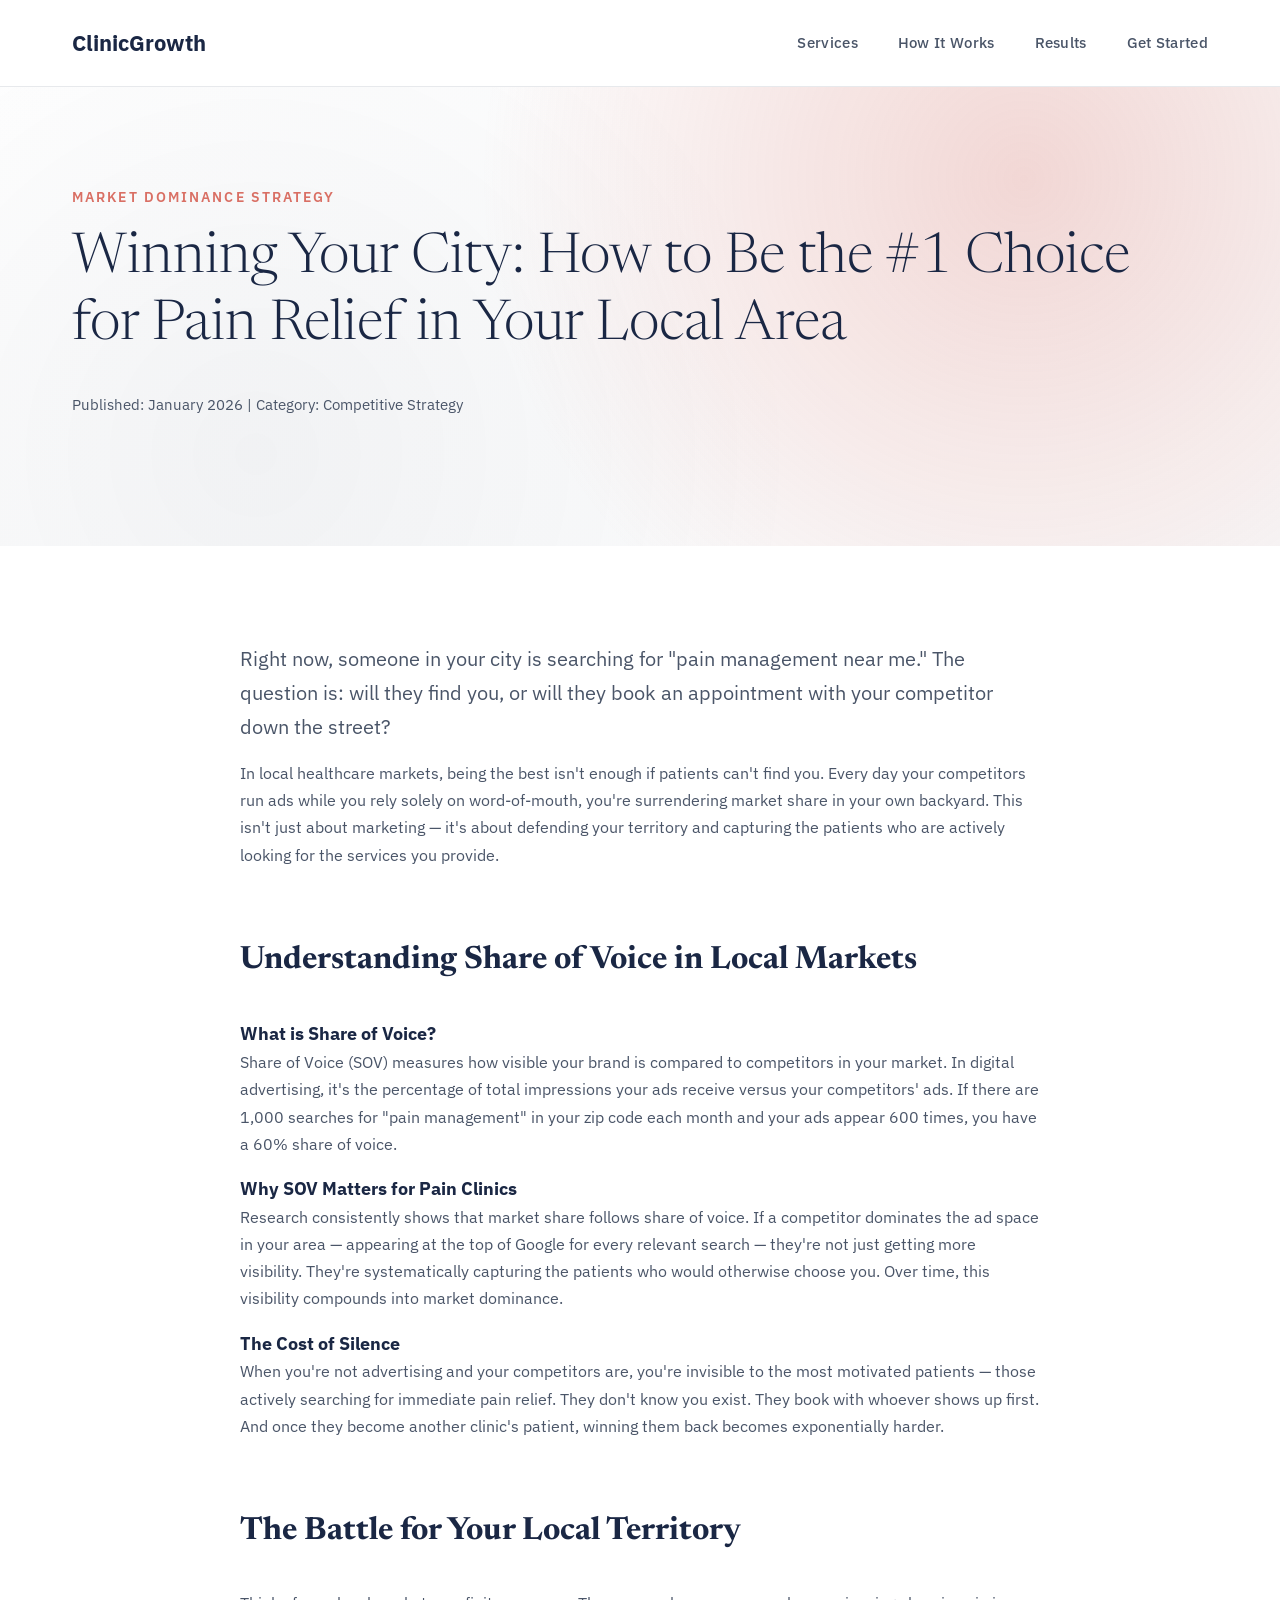
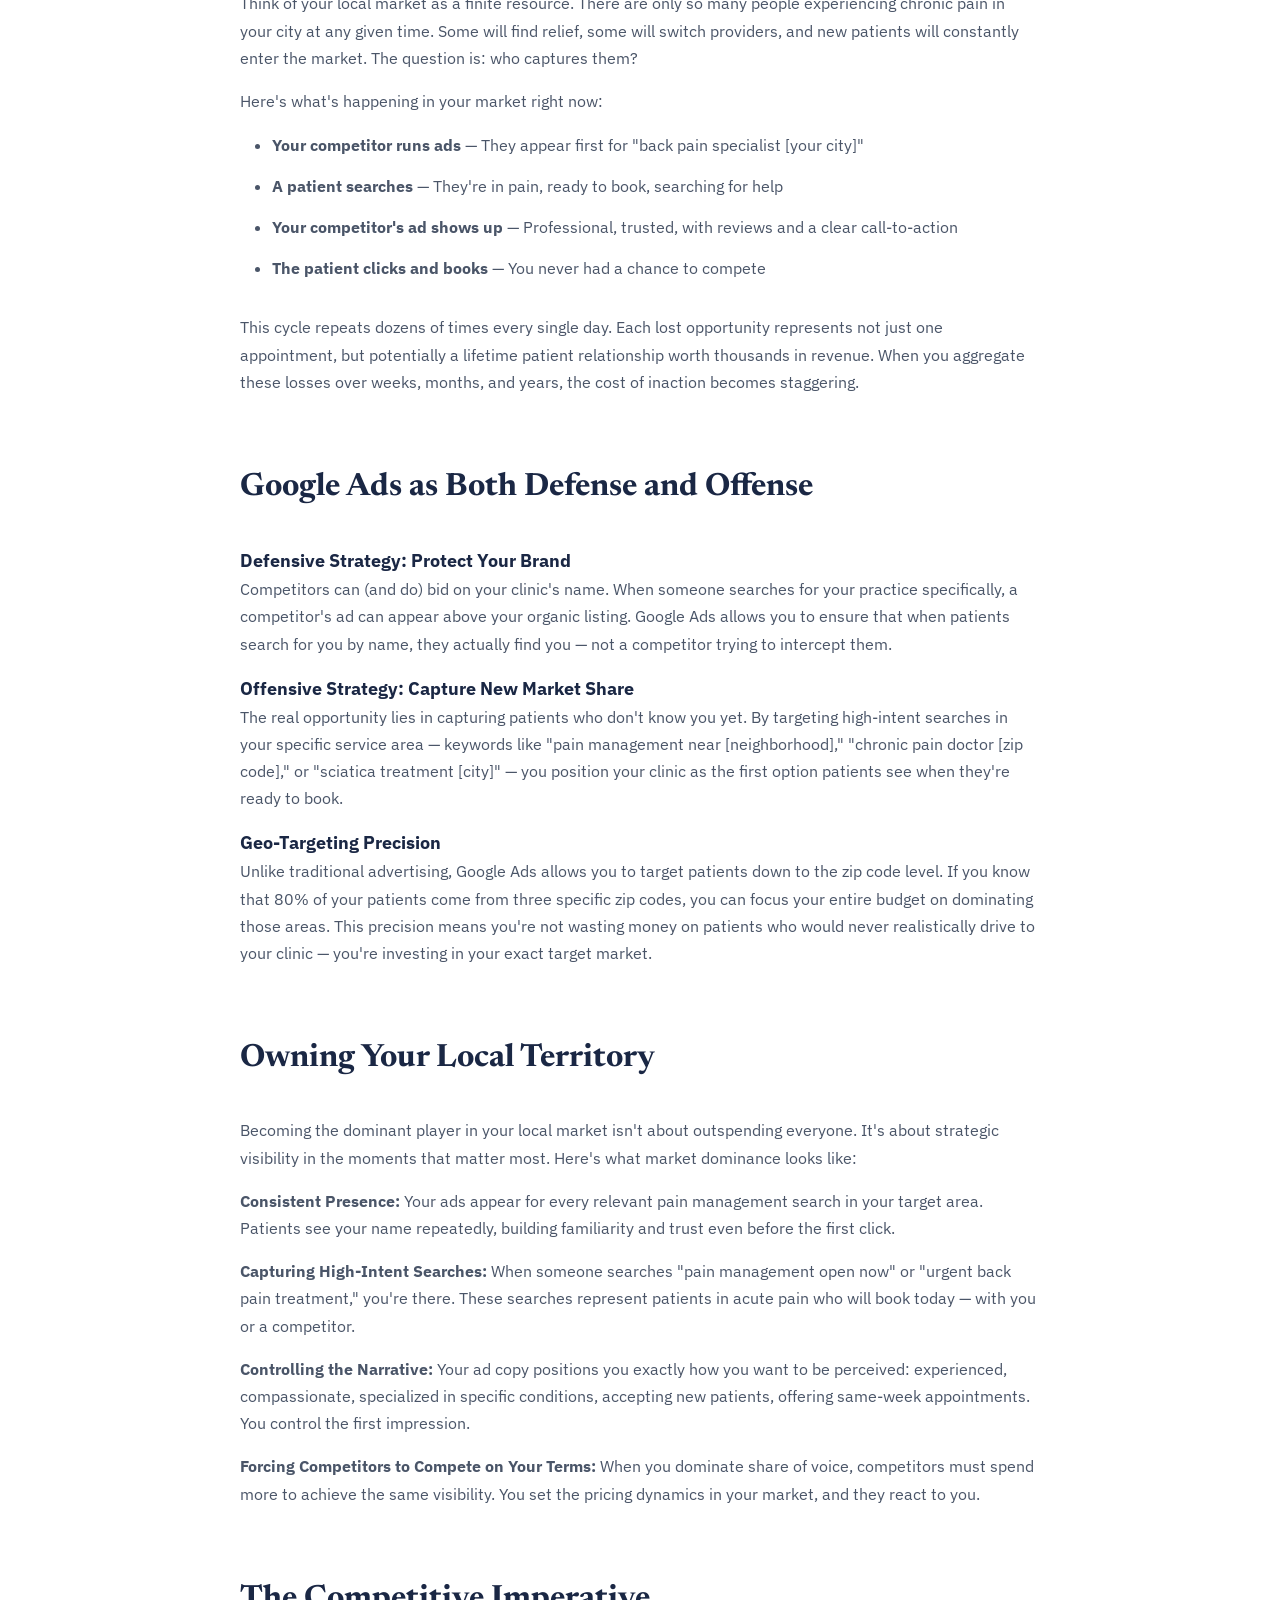
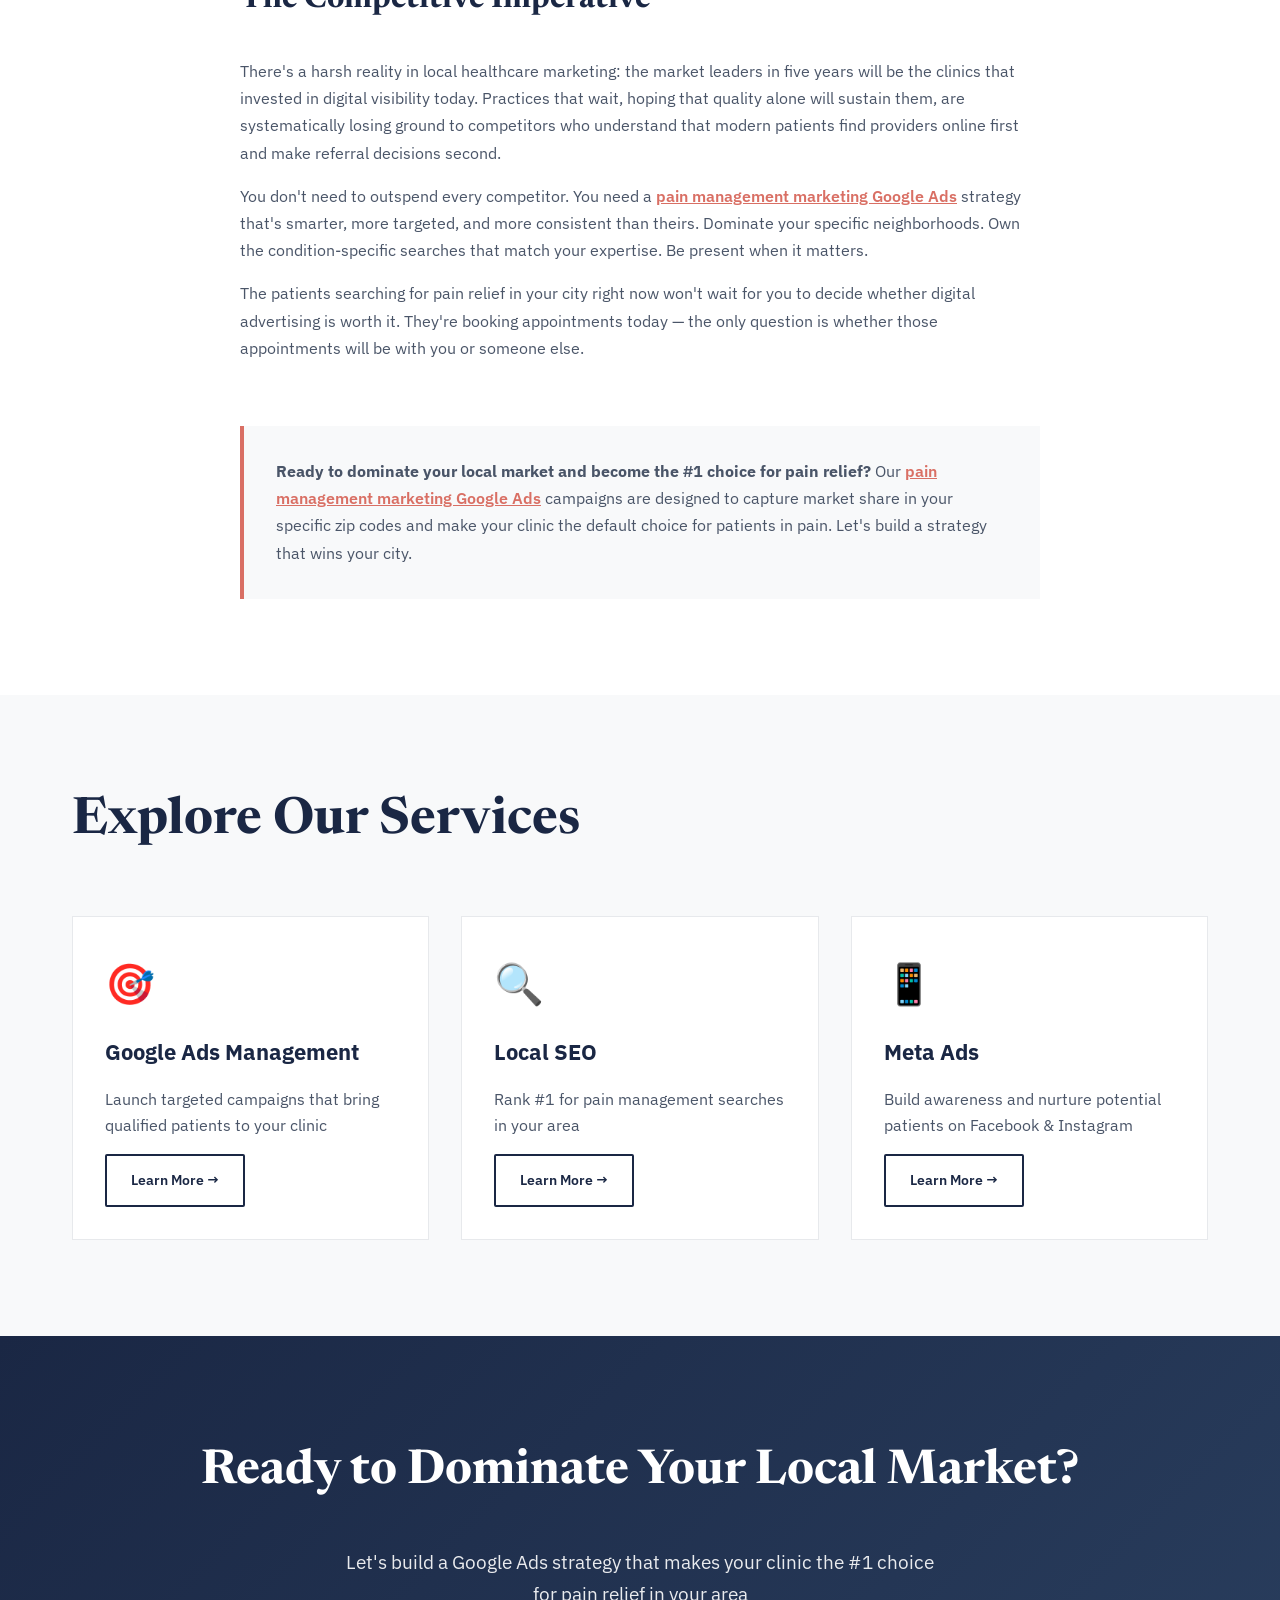
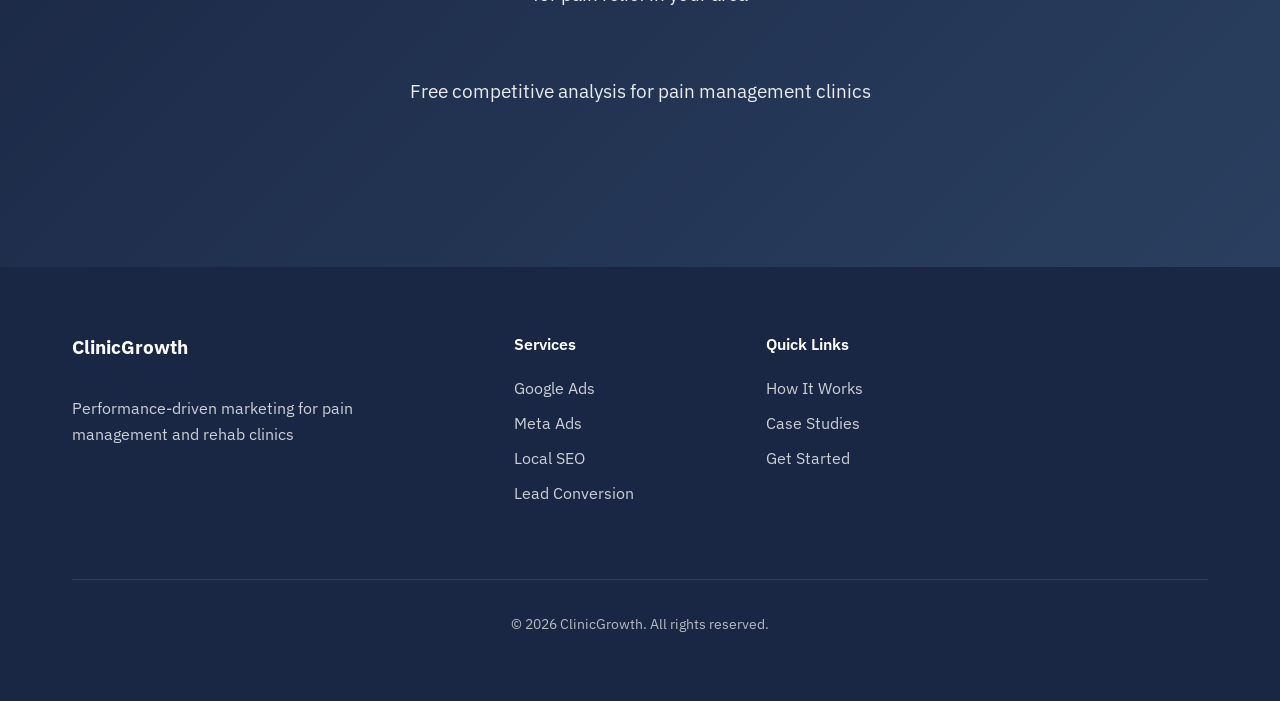
<file: winning-your-city-number-one-choice-pain-relief-local-area.html>
<!DOCTYPE html>
<html lang="en">
<head>
    <meta charset="UTF-8">
    <meta name="viewport" content="width=device-width, initial-scale=1.0">
    <meta name="description" content="Learn how to dominate your local market and become the #1 choice for pain relief using Share of Voice strategy with Google Ads to capture market share in your area.">
    <title>Winning Your City: How to Be the #1 Choice for Pain Relief in Your Local Area | ClinicGrowth</title>
    <link rel="canonical" href="https://yaboixanny.github.io/clinicgrowth-website/winning-your-city-number-one-choice-pain-relief-local-area.html">
    <link rel="preconnect" href="https://fonts.googleapis.com">
    <link rel="preconnect" href="https://fonts.gstatic.com" crossorigin>
    <link href="https://fonts.googleapis.com/css2?family=Newsreader:wght@200;400;700&family=IBM+Plex+Sans:wght@300;500;600;700&display=swap" rel="stylesheet">
    <link rel="stylesheet" href="styles.css">
    <style>
        /* Blog-specific styles */
        .blog-meta {
            color: var(--color-dark-gray);
            font-size: 0.95rem;
            margin-bottom: var(--spacing-md);
        }
        .blog-content {
            max-width: 800px;
            margin: 0 auto;
        }
    </style>
    <script type="application/ld+json">
    { "@context": "https://schema.org", "@type": "Article", "headline": "Winning Your City: How to Be the #1 Choice for Pain Relief in Your Local Area", "description": "Learn how to dominate your local market and become the #1 choice for pain relief using Share of Voice strategy with Google Ads.", "url": "https://yaboixanny.github.io/clinicgrowth-website/winning-your-city-number-one-choice-pain-relief-local-area.html", "author": { "@type": "Organization", "name": "ClinicGrowth" }, "publisher": { "@type": "Organization", "name": "ClinicGrowth", "url": "https://yaboixanny.github.io/clinicgrowth-website/" }, "mainEntityOfPage": "https://yaboixanny.github.io/clinicgrowth-website/winning-your-city-number-one-choice-pain-relief-local-area.html" }
    </script>
</head>
<body>
    <div class="grain-overlay"></div>

    <header>
        <nav>
            <div class="container">
                <div class="logo">
                    <a href="index.html" style="text-decoration: none; color: inherit;">
                        <span class="logo-text">ClinicGrowth</span>
                    </a>
                </div>
                <ul class="nav-menu">
                    <li><a href="index.html#services">Services</a></li>
                    <li><a href="index.html#process">How It Works</a></li>
                    <li><a href="index.html#results">Results</a></li>
                    <li><a href="index.html#contact">Get Started</a></li>
                </ul>
            </div>
        </nav>
    </header>

    <main>
        <!-- Hero Section -->
        <section class="hero" style="min-height: 50vh;">
            <div class="hero-background"></div>
            <div class="container">
                <div class="hero-content">
                    <span class="section-label">Market Dominance Strategy</span>
                    <h1 class="hero-title" style="font-size: clamp(2rem, 5vw, 3.5rem);">
                        Winning Your City: How to Be the #1 Choice for Pain Relief in Your Local Area
                    </h1>
                    <div class="blog-meta">
                        Published: January 2026 | Category: Competitive Strategy
                    </div>
                </div>
            </div>
        </section>

        <!-- Blog Content Section -->
        <section class="about-section" style="background-color: var(--color-white);">
            <div class="container">
                <div class="blog-content">
                    <div class="about-text">
                        <p class="lead">Right now, someone in your city is searching for "pain management near me." The question is: will they find you, or will they book an appointment with your competitor down the street?</p>

                        <p>In local healthcare markets, being the best isn't enough if patients can't find you. Every day your competitors run ads while you rely solely on word-of-mouth, you're surrendering market share in your own backyard. This isn't just about marketing — it's about defending your territory and capturing the patients who are actively looking for the services you provide.</p>

                        <h2 style="font-family: var(--font-display); font-size: 2rem; font-weight: 700; color: var(--color-navy); margin-top: var(--spacing-lg); margin-bottom: var(--spacing-md);">Understanding Share of Voice in Local Markets</h2>

                        <p><strong style="color: var(--color-navy); font-size: 1.1rem;">What is Share of Voice?</strong><br>
                        Share of Voice (SOV) measures how visible your brand is compared to competitors in your market. In digital advertising, it's the percentage of total impressions your ads receive versus your competitors' ads. If there are 1,000 searches for "pain management" in your zip code each month and your ads appear 600 times, you have a 60% share of voice.</p>

                        <p><strong style="color: var(--color-navy); font-size: 1.1rem;">Why SOV Matters for Pain Clinics</strong><br>
                        Research consistently shows that market share follows share of voice. If a competitor dominates the ad space in your area — appearing at the top of Google for every relevant search — they're not just getting more visibility. They're systematically capturing the patients who would otherwise choose you. Over time, this visibility compounds into market dominance.</p>

                        <p><strong style="color: var(--color-navy); font-size: 1.1rem;">The Cost of Silence</strong><br>
                        When you're not advertising and your competitors are, you're invisible to the most motivated patients — those actively searching for immediate pain relief. They don't know you exist. They book with whoever shows up first. And once they become another clinic's patient, winning them back becomes exponentially harder.</p>

                        <h2 style="font-family: var(--font-display); font-size: 2rem; font-weight: 700; color: var(--color-navy); margin-top: var(--spacing-lg); margin-bottom: var(--spacing-md);">The Battle for Your Local Territory</h2>

                        <p>Think of your local market as a finite resource. There are only so many people experiencing chronic pain in your city at any given time. Some will find relief, some will switch providers, and new patients will constantly enter the market. The question is: who captures them?</p>

                        <p>Here's what's happening in your market right now:</p>

                        <ul style="margin-left: 2rem; margin-top: var(--spacing-sm); margin-bottom: var(--spacing-md); line-height: 1.8;">
                            <li style="margin-bottom: 0.75rem;"><strong>Your competitor runs ads</strong> — They appear first for "back pain specialist [your city]"</li>
                            <li style="margin-bottom: 0.75rem;"><strong>A patient searches</strong> — They're in pain, ready to book, searching for help</li>
                            <li style="margin-bottom: 0.75rem;"><strong>Your competitor's ad shows up</strong> — Professional, trusted, with reviews and a clear call-to-action</li>
                            <li style="margin-bottom: 0.75rem;"><strong>The patient clicks and books</strong> — You never had a chance to compete</li>
                        </ul>

                        <p>This cycle repeats dozens of times every single day. Each lost opportunity represents not just one appointment, but potentially a lifetime patient relationship worth thousands in revenue. When you aggregate these losses over weeks, months, and years, the cost of inaction becomes staggering.</p>

                        <h2 style="font-family: var(--font-display); font-size: 2rem; font-weight: 700; color: var(--color-navy); margin-top: var(--spacing-lg); margin-bottom: var(--spacing-md);">Google Ads as Both Defense and Offense</h2>

                        <p><strong style="color: var(--color-navy); font-size: 1.1rem;">Defensive Strategy: Protect Your Brand</strong><br>
                        Competitors can (and do) bid on your clinic's name. When someone searches for your practice specifically, a competitor's ad can appear above your organic listing. Google Ads allows you to ensure that when patients search for you by name, they actually find you — not a competitor trying to intercept them.</p>

                        <p><strong style="color: var(--color-navy); font-size: 1.1rem;">Offensive Strategy: Capture New Market Share</strong><br>
                        The real opportunity lies in capturing patients who don't know you yet. By targeting high-intent searches in your specific service area — keywords like "pain management near [neighborhood]," "chronic pain doctor [zip code]," or "sciatica treatment [city]" — you position your clinic as the first option patients see when they're ready to book.</p>

                        <p><strong style="color: var(--color-navy); font-size: 1.1rem;">Geo-Targeting Precision</strong><br>
                        Unlike traditional advertising, Google Ads allows you to target patients down to the zip code level. If you know that 80% of your patients come from three specific zip codes, you can focus your entire budget on dominating those areas. This precision means you're not wasting money on patients who would never realistically drive to your clinic — you're investing in your exact target market.</p>

                        <h2 style="font-family: var(--font-display); font-size: 2rem; font-weight: 700; color: var(--color-navy); margin-top: var(--spacing-lg); margin-bottom: var(--spacing-md);">Owning Your Local Territory</h2>

                        <p>Becoming the dominant player in your local market isn't about outspending everyone. It's about strategic visibility in the moments that matter most. Here's what market dominance looks like:</p>

                        <p><strong>Consistent Presence:</strong> Your ads appear for every relevant pain management search in your target area. Patients see your name repeatedly, building familiarity and trust even before the first click.</p>

                        <p><strong>Capturing High-Intent Searches:</strong> When someone searches "pain management open now" or "urgent back pain treatment," you're there. These searches represent patients in acute pain who will book today — with you or a competitor.</p>

                        <p><strong>Controlling the Narrative:</strong> Your ad copy positions you exactly how you want to be perceived: experienced, compassionate, specialized in specific conditions, accepting new patients, offering same-week appointments. You control the first impression.</p>

                        <p><strong>Forcing Competitors to Compete on Your Terms:</strong> When you dominate share of voice, competitors must spend more to achieve the same visibility. You set the pricing dynamics in your market, and they react to you.</p>

                        <h2 style="font-family: var(--font-display); font-size: 2rem; font-weight: 700; color: var(--color-navy); margin-top: var(--spacing-lg); margin-bottom: var(--spacing-md);">The Competitive Imperative</h2>

                        <p>There's a harsh reality in local healthcare marketing: the market leaders in five years will be the clinics that invested in digital visibility today. Practices that wait, hoping that quality alone will sustain them, are systematically losing ground to competitors who understand that modern patients find providers online first and make referral decisions second.</p>

                        <p>You don't need to outspend every competitor. You need a <a href="google-ads.html" style="color: var(--color-coral); font-weight: 600; text-decoration: underline;">pain management marketing Google Ads</a> strategy that's smarter, more targeted, and more consistent than theirs. Dominate your specific neighborhoods. Own the condition-specific searches that match your expertise. Be present when it matters.</p>

                        <p>The patients searching for pain relief in your city right now won't wait for you to decide whether digital advertising is worth it. They're booking appointments today — the only question is whether those appointments will be with you or someone else.</p>

                        <div style="margin-top: var(--spacing-lg); padding: var(--spacing-md); background-color: var(--color-light-gray); border-left: 4px solid var(--color-coral);">
                            <p style="margin: 0;"><strong>Ready to dominate your local market and become the #1 choice for pain relief?</strong> Our <a href="google-ads.html" style="color: var(--color-coral); font-weight: 600; text-decoration: underline;">pain management marketing Google Ads</a> campaigns are designed to capture market share in your specific zip codes and make your clinic the default choice for patients in pain. Let's build a strategy that wins your city.</p>
                        </div>
                    </div>
                </div>
            </div>
        </section>

        <!-- Related Content Section -->
        <section class="services-section">
            <div class="container">
                <div class="section-header">
                    <h2>Explore Our Services</h2>
                </div>
                <div class="services-grid" style="grid-template-columns: repeat(auto-fit, minmax(280px, 1fr));">
                    <div class="service-card">
                        <div class="service-icon">🎯</div>
                        <h3>Google Ads Management</h3>
                        <p>Launch targeted campaigns that bring qualified patients to your clinic</p>
                        <a href="google-ads.html" class="btn btn-secondary" style="margin-top: 1rem; display: inline-block; padding: 0.75rem 1.5rem; font-size: 0.9rem;">Learn More →</a>
                    </div>
                    <div class="service-card">
                        <div class="service-icon">🔍</div>
                        <h3>Local SEO</h3>
                        <p>Rank #1 for pain management searches in your area</p>
                        <a href="seo.html" class="btn btn-secondary" style="margin-top: 1rem; display: inline-block; padding: 0.75rem 1.5rem; font-size: 0.9rem;">Learn More →</a>
                    </div>
                    <div class="service-card">
                        <div class="service-icon">📱</div>
                        <h3>Meta Ads</h3>
                        <p>Build awareness and nurture potential patients on Facebook & Instagram</p>
                        <a href="meta-ads.html" class="btn btn-secondary" style="margin-top: 1rem; display: inline-block; padding: 0.75rem 1.5rem; font-size: 0.9rem;">Learn More →</a>
                    </div>
                </div>
            </div>
        </section>

        <!-- CTA Section -->
        <section class="cta-section">
            <div class="container">
                <h2>Ready to Dominate Your Local Market?</h2>
                <p>Let's build a Google Ads strategy that makes your clinic the #1 choice for pain relief in your area</p>
                <p class="cta-tagline">Free competitive analysis for pain management clinics</p>
            </div>
        </section>
    </main>

    <footer>
        <div class="container">
            <div class="footer-content">
                <div class="footer-about">
                    <div class="footer-brand">
                        <span>ClinicGrowth</span>
                    </div>
                    <p>Performance-driven marketing for pain management and rehab clinics</p>
                </div>

                <div class="footer-section">
                    <h4>Services</h4>
                    <ul>
                        <li><a href="google-ads.html">Google Ads</a></li>
                        <li><a href="meta-ads.html">Meta Ads</a></li>
                        <li><a href="seo.html">Local SEO</a></li>
                        <li><a href="index.html#services">Lead Conversion</a></li>
                    </ul>
                </div>

                <div class="footer-section">
                    <h4>Quick Links</h4>
                    <ul>
                        <li><a href="index.html#process">How It Works</a></li>
                        <li><a href="index.html#results">Case Studies</a></li>
                        <li><a href="index.html#contact">Get Started</a></li>
                    </ul>
                </div>

            </div>

            <div class="footer-bottom">
                <p class="footer-text">&copy; 2026 ClinicGrowth. All rights reserved.</p>
            </div>
        </div>
    </footer>

    <script src="script.js"></script>
</body>
</html>
</file>
<file: styles.css>
/* CSS Variables - Navy + Soft Coral Theme */
:root {
    --color-navy: #1a2744;
    --color-coral: #d96f64;
    --color-light-gray: #f8f9fa;
    --color-dark-gray: #4a5568;
    --color-white: #ffffff;
    --color-coral-light: #f1aaa1;
    --color-navy-light: #2a3f5f;

    --font-display: 'Newsreader', serif;
    --font-body: 'IBM Plex Sans', sans-serif;

    --spacing-xs: 0.5rem;
    --spacing-sm: 1rem;
    --spacing-md: 2rem;
    --spacing-lg: 4rem;
    --spacing-xl: 6rem;
    --spacing-xxl: 8rem;
}

/* Reset and Base Styles */
* {
    margin: 0;
    padding: 0;
    box-sizing: border-box;
}

body {
    font-family: var(--font-body);
    line-height: 1.7;
    color: var(--color-dark-gray);
    background-color: var(--color-white);
    position: relative;
    overflow-x: hidden;
}

/* Subtle grain texture overlay */
.grain-overlay {
    position: fixed;
    top: 0;
    left: 0;
    width: 100%;
    height: 100%;
    opacity: 0.03;
    z-index: -1;
    pointer-events: none;
    background-image: url("data:image/svg+xml,%3Csvg viewBox='0 0 400 400' xmlns='http://www.w3.org/2000/svg'%3E%3Cfilter id='noiseFilter'%3E%3CfeTurbulence type='fractalNoise' baseFrequency='2.5' numOctaves='4' stitchTiles='stitch'/%3E%3C/filter%3E%3Crect width='100%25' height='100%25' filter='url(%23noiseFilter)'/%3E%3C/svg%3E");
}

.container {
    max-width: 1200px;
    margin: 0 auto;
    padding: 0 var(--spacing-md);
}

/* Header and Navigation */
header {
    background-color: rgba(255, 255, 255, 0.98);
    backdrop-filter: blur(10px);
    border-bottom: 1px solid rgba(26, 39, 68, 0.1);
    padding: 1.5rem 0;
    position: sticky;
    top: 0;
    z-index: 100;
    animation: slideDown 0.6s ease-out;
}

@keyframes slideDown {
    from {
        transform: translateY(-100%);
        opacity: 0;
    }
    to {
        transform: translateY(0);
        opacity: 1;
    }
}

nav .container {
    display: flex;
    justify-content: space-between;
    align-items: center;
}

.logo {
    display: flex;
    align-items: center;
    gap: 0.75rem;
    font-family: var(--font-body);
    font-weight: 700;
    font-size: 1.4rem;
    color: var(--color-navy);
}

.logo-icon {
    font-size: 1.5rem;
    color: var(--color-coral);
}

.nav-menu {
    display: flex;
    list-style: none;
    gap: 2.5rem;
}

.nav-menu a {
    color: var(--color-dark-gray);
    text-decoration: none;
    font-weight: 500;
    font-size: 0.95rem;
    letter-spacing: 0.02em;
    position: relative;
    transition: color 0.3s ease;
}

.nav-menu a::after {
    content: '';
    position: absolute;
    bottom: -4px;
    left: 0;
    width: 0;
    height: 2px;
    background-color: var(--color-coral);
    transition: width 0.3s ease;
}

.nav-menu a:hover {
    color: var(--color-navy);
}

.nav-menu a:hover::after {
    width: 100%;
}

/* Hero Section */
.hero {
    position: relative;
    min-height: 85vh;
    display: flex;
    align-items: center;
    overflow: hidden;
    padding: var(--spacing-xl) 0;
}

.hero-background {
    position: absolute;
    top: 0;
    left: 0;
    width: 100%;
    height: 100%;
    background:
        radial-gradient(circle at 80% 20%, rgba(217, 111, 100, 0.26) 0%, transparent 50%),
        radial-gradient(circle at 20% 80%, rgba(26, 39, 68, 0.05) 0%, transparent 50%),
        linear-gradient(135deg, var(--color-white) 0%, var(--color-light-gray) 100%);
    z-index: -1;
}

.hero-content {
    animation: fadeInUp 1s ease-out;
}

@keyframes fadeInUp {
    from {
        opacity: 0;
        transform: translateY(40px);
    }
    to {
        opacity: 1;
        transform: translateY(0);
    }
}

.hero-title {
    font-family: var(--font-display);
    font-weight: 300;
    font-size: clamp(2.5rem, 7vw, 5rem);
    line-height: 1.2;
    margin-bottom: var(--spacing-md);
    color: var(--color-navy);
}

.title-line {
    display: block;
}

.title-emphasis {
    font-weight: 700;
    color: var(--color-coral);
}

.hero-subtitle {
    font-size: clamp(1.1rem, 2vw, 1.35rem);
    color: var(--color-dark-gray);
    margin-bottom: var(--spacing-md);
    max-width: 700px;
    font-weight: 400;
    line-height: 1.6;
    animation: fadeInUp 1s ease-out 0.2s backwards;
}

.hero-cta {
    display: flex;
    gap: 1.5rem;
    flex-wrap: wrap;
    animation: fadeInUp 1s ease-out 0.4s backwards;
}

/* Buttons */
.btn {
    display: inline-block;
    padding: 1rem 2.5rem;
    font-family: var(--font-body);
    font-weight: 600;
    font-size: 1rem;
    text-decoration: none;
    border-radius: 2px;
    transition: all 0.3s ease;
    border: 2px solid transparent;
    cursor: pointer;
}

.btn-primary {
    background-color: var(--color-coral);
    color: var(--color-white);
    border-color: var(--color-coral);
}

.btn-primary:hover {
    background-color: var(--color-navy);
    border-color: var(--color-navy);
    transform: translateY(-2px);
    box-shadow: 0 8px 24px rgba(26, 39, 68, 0.25);
}

.btn-secondary {
    background-color: transparent;
    color: var(--color-navy);
    border-color: var(--color-navy);
}

.btn-secondary:hover {
    background-color: var(--color-navy);
    color: var(--color-white);
    transform: translateY(-2px);
    box-shadow: 0 8px 24px rgba(26, 39, 68, 0.2);
}

.btn-full {
    width: 100%;
}

/* Section Headers */
.section-header {
    margin-bottom: var(--spacing-lg);
    animation: fadeIn 0.8s ease-out;
}

@keyframes fadeIn {
    from { opacity: 0; }
    to { opacity: 1; }
}

.section-label {
    display: inline-block;
    font-size: 0.875rem;
    font-weight: 600;
    text-transform: uppercase;
    letter-spacing: 0.15em;
    color: var(--color-coral);
    margin-bottom: var(--spacing-sm);
}

.section-header h2 {
    font-family: var(--font-display);
    font-size: clamp(2rem, 4vw, 3.5rem);
    font-weight: 700;
    color: var(--color-navy);
    line-height: 1.2;
}

/* About Section */
.about-section {
    padding: var(--spacing-xl) 0;
    background-color: var(--color-white);
}

.about-content {
    display: grid;
    grid-template-columns: 1fr 1fr;
    gap: var(--spacing-lg);
    align-items: start;
}

.about-text {
    animation: fadeInLeft 0.8s ease-out;
}

@keyframes fadeInLeft {
    from {
        opacity: 0;
        transform: translateX(-30px);
    }
    to {
        opacity: 1;
        transform: translateX(0);
    }
}

.lead {
    font-size: 1.25rem;
    font-weight: 400;
    color: var(--color-navy);
    margin-bottom: var(--spacing-md);
    line-height: 1.7;
}

.about-text p {
    color: var(--color-dark-gray);
    margin-bottom: var(--spacing-sm);
}

.about-stats {
    display: grid;
    grid-template-columns: 1fr;
    gap: var(--spacing-md);
}

.stat-card {
    padding: var(--spacing-md);
    background: linear-gradient(135deg, rgba(232, 153, 141, 0.08) 0%, rgba(26, 39, 68, 0.03) 100%);
    border-left: 4px solid var(--color-coral);
    transition: transform 0.3s ease;
    animation: fadeInRight 0.8s ease-out;
}

@keyframes fadeInRight {
    from {
        opacity: 0;
        transform: translateX(30px);
    }
    to {
        opacity: 1;
        transform: translateX(0);
    }
}

.stat-card:nth-child(2) {
    animation-delay: 0.1s;
}

.stat-card:nth-child(3) {
    animation-delay: 0.2s;
}

.stat-card:hover {
    transform: translateX(8px);
}

.stat-number {
    font-family: var(--font-display);
    font-size: 3rem;
    font-weight: 700;
    color: var(--color-navy);
    line-height: 1;
    margin-bottom: 0.5rem;
}

.stat-label {
    font-size: 0.9rem;
    color: var(--color-dark-gray);
    font-weight: 500;
    letter-spacing: 0.05em;
}

/* Services Section */
.services-section {
    padding: var(--spacing-xl) 0;
    background-color: var(--color-light-gray);
}

.services-grid {
    display: grid;
    grid-template-columns: repeat(2, minmax(0, 1fr));
    gap: var(--spacing-md);
}

.service-card {
    background-color: var(--color-white);
    padding: var(--spacing-md);
    border: 1px solid rgba(26, 39, 68, 0.1);
    transition: all 0.3s ease;
    opacity: 0;
    animation: fadeInUp 0.6s ease-out forwards;
}

.service-card:nth-child(1) { animation-delay: 0.1s; }
.service-card:nth-child(2) { animation-delay: 0.2s; }
.service-card:nth-child(3) { animation-delay: 0.3s; }
.service-card:nth-child(4) { animation-delay: 0.4s; }
.service-card:nth-child(5) { animation-delay: 0.5s; }
.service-card:nth-child(6) { animation-delay: 0.6s; }

.service-card:hover {
    transform: translateY(-8px);
    box-shadow: 0 12px 32px rgba(26, 39, 68, 0.15);
    border-color: var(--color-coral);
}

.service-icon {
    font-size: 2.5rem;
    color: var(--color-coral);
    margin-bottom: var(--spacing-sm);
}

.service-card h3 {
    font-family: var(--font-body);
    font-size: 1.4rem;
    font-weight: 700;
    color: var(--color-navy);
    margin-bottom: var(--spacing-sm);
}

.service-card p {
    color: var(--color-dark-gray);
    line-height: 1.6;
}

/* Contact Section */
.contact-section {
    padding: var(--spacing-xl) 0;
    background-color: var(--color-white);
}

.contact-wrapper {
    display: grid;
    grid-template-columns: 1fr 1fr;
    gap: var(--spacing-lg);
}

.contact-info h2 {
    font-family: var(--font-display);
    font-size: clamp(2rem, 4vw, 3rem);
    font-weight: 700;
    color: var(--color-navy);
    margin-bottom: var(--spacing-md);
}

.contact-description {
    font-size: 1.1rem;
    color: var(--color-dark-gray);
    margin-bottom: var(--spacing-lg);
    line-height: 1.7;
}

.contact-details {
    display: flex;
    flex-direction: column;
    gap: var(--spacing-md);
}

.contact-item {
    display: flex;
    gap: var(--spacing-sm);
    align-items: flex-start;
}

.contact-icon {
    font-size: 1.5rem;
    flex-shrink: 0;
}

.contact-item strong {
    display: block;
    font-weight: 600;
    color: var(--color-navy);
    margin-bottom: 0.25rem;
}

.contact-item p {
    color: var(--color-dark-gray);
    line-height: 1.6;
}

/* Contact Form */
.contact-form {
    background-color: var(--color-light-gray);
    padding: var(--spacing-md);
    border: 1px solid rgba(26, 39, 68, 0.1);
}

.form-group {
    margin-bottom: var(--spacing-md);
}

.form-group label {
    display: block;
    font-weight: 600;
    color: var(--color-navy);
    margin-bottom: 0.5rem;
    font-size: 0.9rem;
    letter-spacing: 0.02em;
}

.form-group input,
.form-group textarea {
    width: 100%;
    padding: 0.875rem;
    font-family: var(--font-body);
    font-size: 1rem;
    border: 2px solid rgba(26, 39, 68, 0.15);
    background-color: var(--color-white);
    color: var(--color-dark-gray);
    transition: border-color 0.3s ease;
}

.form-group input:focus,
.form-group textarea:focus {
    outline: none;
    border-color: var(--color-coral);
}

.form-group textarea {
    resize: vertical;
}

.form-row {
    display: grid;
    grid-template-columns: repeat(2, minmax(0, 1fr));
    gap: var(--spacing-sm);
}

/* Footer */
footer {
    background-color: var(--color-navy);
    color: var(--color-light-gray);
    padding: var(--spacing-lg) 0;
    margin-top: 0;
}

.footer-content {
    text-align: center;
}

.footer-brand {
    display: inline-flex;
    align-items: center;
    gap: 0.5rem;
    font-family: var(--font-body);
    font-weight: 700;
    font-size: 1.2rem;
    margin-bottom: var(--spacing-sm);
    color: var(--color-white);
}

.footer-text {
    color: rgba(248, 249, 250, 0.7);
    font-size: 0.9rem;
}

/* Responsive Design */
@media (max-width: 968px) {
    .about-content,
    .contact-wrapper {
        grid-template-columns: 1fr;
    }

    .services-grid {
        grid-template-columns: 1fr;
    }
}

@media (max-width: 768px) {
    :root {
        --spacing-lg: 3rem;
        --spacing-xl: 4rem;
    }

    nav .container {
        flex-direction: column;
        gap: 1rem;
    }

    .nav-menu {
        flex-direction: column;
        gap: 1rem;
        text-align: center;
    }

    .hero {
        min-height: 70vh;
    }

    .hero-cta {
        flex-direction: column;
    }

    .btn {
        width: 100%;
        text-align: center;
    }
}

/* Badge Row */
.badge-row {
    display: flex;
    gap: 1.5rem;
    align-items: center;
    flex-wrap: wrap;
    margin-top: var(--spacing-md);
    animation: fadeInUp 1s ease-out 0.5s backwards;
}

.badge {
    display: flex;
    align-items: center;
    gap: 0.5rem;
    font-size: 0.9rem;
    font-weight: 500;
    color: var(--color-dark-gray);
}

.badge::before {
    content: '✓';
    color: var(--color-coral);
    font-weight: 700;
    font-size: 1.1rem;
}

/* Problem Cards */
.problems-section {
    padding: var(--spacing-xl) 0;
    background-color: var(--color-light-gray);
}

.problems-grid {
    display: grid;
    grid-template-columns: repeat(auto-fit, minmax(280px, 1fr));
    gap: var(--spacing-md);
    margin-top: var(--spacing-lg);
}

.problem-card {
    background-color: var(--color-white);
    padding: var(--spacing-md);
    border-left: 4px solid var(--color-coral);
    transition: transform 0.3s ease;
}

.problem-card:hover {
    transform: translateX(8px);
}

.problem-card h3 {
    font-family: var(--font-body);
    font-size: 1.3rem;
    font-weight: 700;
    color: var(--color-navy);
    margin-bottom: var(--spacing-sm);
}

.problem-card p {
    color: var(--color-dark-gray);
    line-height: 1.6;
}

/* Process Steps */
.process-section {
    padding: var(--spacing-xl) 0;
    background-color: var(--color-white);
}

.process-grid {
    display: grid;
    grid-template-columns: repeat(auto-fit, minmax(300px, 1fr));
    gap: var(--spacing-lg);
    margin-top: var(--spacing-lg);
}

.process-step {
    position: relative;
    padding: var(--spacing-md);
    background-color: var(--color-light-gray);
    border: 2px solid rgba(26, 39, 68, 0.1);
    transition: all 0.3s ease;
}

.process-step:hover {
    border-color: var(--color-coral);
    transform: translateY(-4px);
    box-shadow: 0 8px 24px rgba(26, 39, 68, 0.1);
}

.step-number {
    position: absolute;
    top: -1rem;
    left: var(--spacing-md);
    background-color: var(--color-coral);
    color: var(--color-white);
    width: 2.5rem;
    height: 2.5rem;
    border-radius: 50%;
    display: flex;
    align-items: center;
    justify-content: center;
    font-weight: 700;
    font-size: 1.2rem;
}

.process-step h3 {
    font-family: var(--font-body);
    font-size: 1.4rem;
    font-weight: 700;
    color: var(--color-navy);
    margin-top: 1.5rem;
    margin-bottom: var(--spacing-sm);
}

.process-step p {
    color: var(--color-dark-gray);
    line-height: 1.6;
}

/* Service Features */
.service-features {
    margin-top: var(--spacing-sm);
}

.service-features ul {
    list-style: none;
    padding: 0;
}

.service-features li {
    padding: 0.5rem 0;
    color: var(--color-dark-gray);
    position: relative;
    padding-left: 1.5rem;
}

.service-features li::before {
    content: '→';
    position: absolute;
    left: 0;
    color: var(--color-coral);
    font-weight: 700;
}

/* Results Section */
.results-section {
    padding: var(--spacing-xl) 0;
    background-color: var(--color-navy);
    color: var(--color-white);
}

.results-section .section-label {
    color: var(--color-coral);
}

.results-section .section-header h2 {
    color: var(--color-white);
}

.results-grid {
    display: grid;
    grid-template-columns: repeat(auto-fit, minmax(300px, 1fr));
    gap: var(--spacing-lg);
    margin-top: var(--spacing-lg);
}

.result-card {
    background-color: rgba(255, 255, 255, 0.05);
    padding: var(--spacing-md);
    border: 1px solid rgba(255, 255, 255, 0.1);
    transition: all 0.3s ease;
}

.result-card:hover {
    background-color: rgba(255, 255, 255, 0.08);
    transform: translateY(-4px);
}

.result-stat {
    font-family: var(--font-display);
    font-size: 3.5rem;
    font-weight: 700;
    color: var(--color-coral);
    line-height: 1;
    margin-bottom: 0.5rem;
}

.result-label {
    font-size: 0.95rem;
    color: rgba(255, 255, 255, 0.8);
    margin-bottom: var(--spacing-md);
}

.result-location {
    font-size: 0.9rem;
    font-weight: 600;
    color: var(--color-white);
    margin-bottom: var(--spacing-sm);
}

.result-testimonial {
    font-style: italic;
    color: rgba(255, 255, 255, 0.9);
    line-height: 1.6;
    border-left: 3px solid var(--color-coral);
    padding-left: 1rem;
    margin-top: var(--spacing-sm);
}

.results-footer {
    text-align: center;
    margin-top: var(--spacing-lg);
    padding-top: var(--spacing-lg);
    border-top: 1px solid rgba(255, 255, 255, 0.1);
    color: rgba(255, 255, 255, 0.8);
    font-size: 0.95rem;
}

/* CTA Section */
.cta-section {
    padding: var(--spacing-xl) 0;
    background: linear-gradient(135deg, var(--color-navy) 0%, var(--color-navy-light) 100%);
    text-align: center;
    color: var(--color-white);
}

.cta-section h2 {
    font-family: var(--font-display);
    font-size: clamp(2rem, 4vw, 3rem);
    font-weight: 700;
    color: var(--color-white);
    margin-bottom: var(--spacing-md);
}

.cta-section p {
    font-size: 1.2rem;
    color: rgba(255, 255, 255, 0.9);
    margin-bottom: var(--spacing-lg);
    max-width: 600px;
    margin-left: auto;
    margin-right: auto;
}

.cta-form {
    max-width: 760px;
    margin: 0 auto var(--spacing-md);
    text-align: left;
    background-color: var(--color-white);
    box-shadow: 0 18px 45px rgba(9, 19, 39, 0.2);
}

.cta-form .form-group label {
    color: var(--color-navy);
}

.cta-form .form-status {
    min-height: 1.5rem;
    margin: var(--spacing-sm) 0 0;
    color: var(--color-dark-gray);
    font-size: 0.9rem;
}

.cta-tagline {
    font-size: 1rem;
    color: rgba(255, 255, 255, 0.7);
    margin-top: var(--spacing-md);
}

/* Footer Enhanced */
.footer-content {
    display: grid;
    grid-template-columns: 2fr 1fr 1fr 1fr;
    gap: var(--spacing-lg);
    text-align: left;
    margin-bottom: var(--spacing-lg);
}

.footer-about p {
    color: rgba(248, 249, 250, 0.8);
    margin-top: var(--spacing-sm);
    line-height: 1.6;
}

.footer-section h4 {
    color: var(--color-white);
    font-weight: 600;
    margin-bottom: var(--spacing-sm);
    font-size: 1rem;
}

.footer-section ul {
    list-style: none;
}

.footer-section li {
    margin-bottom: 0.5rem;
}

.footer-section a {
    color: rgba(248, 249, 250, 0.8);
    text-decoration: none;
    transition: color 0.3s ease;
}

.footer-section a:hover {
    color: var(--color-coral);
}

.footer-bottom {
    text-align: center;
    padding-top: var(--spacing-md);
    border-top: 1px solid rgba(255, 255, 255, 0.1);
}

/* Reduced motion support */
@media (prefers-reduced-motion: reduce) {
    *,
    *::before,
    *::after {
        animation-duration: 0.01ms !important;
        animation-iteration-count: 1 !important;
        transition-duration: 0.01ms !important;
    }
}

@media (max-width: 968px) {
    .footer-content {
        grid-template-columns: 1fr;
        text-align: center;
    }

    .results-grid,
    .process-grid,
    .problems-grid {
        grid-template-columns: 1fr;
    }

    .form-row {
        grid-template-columns: 1fr;
    }
}
</file>
